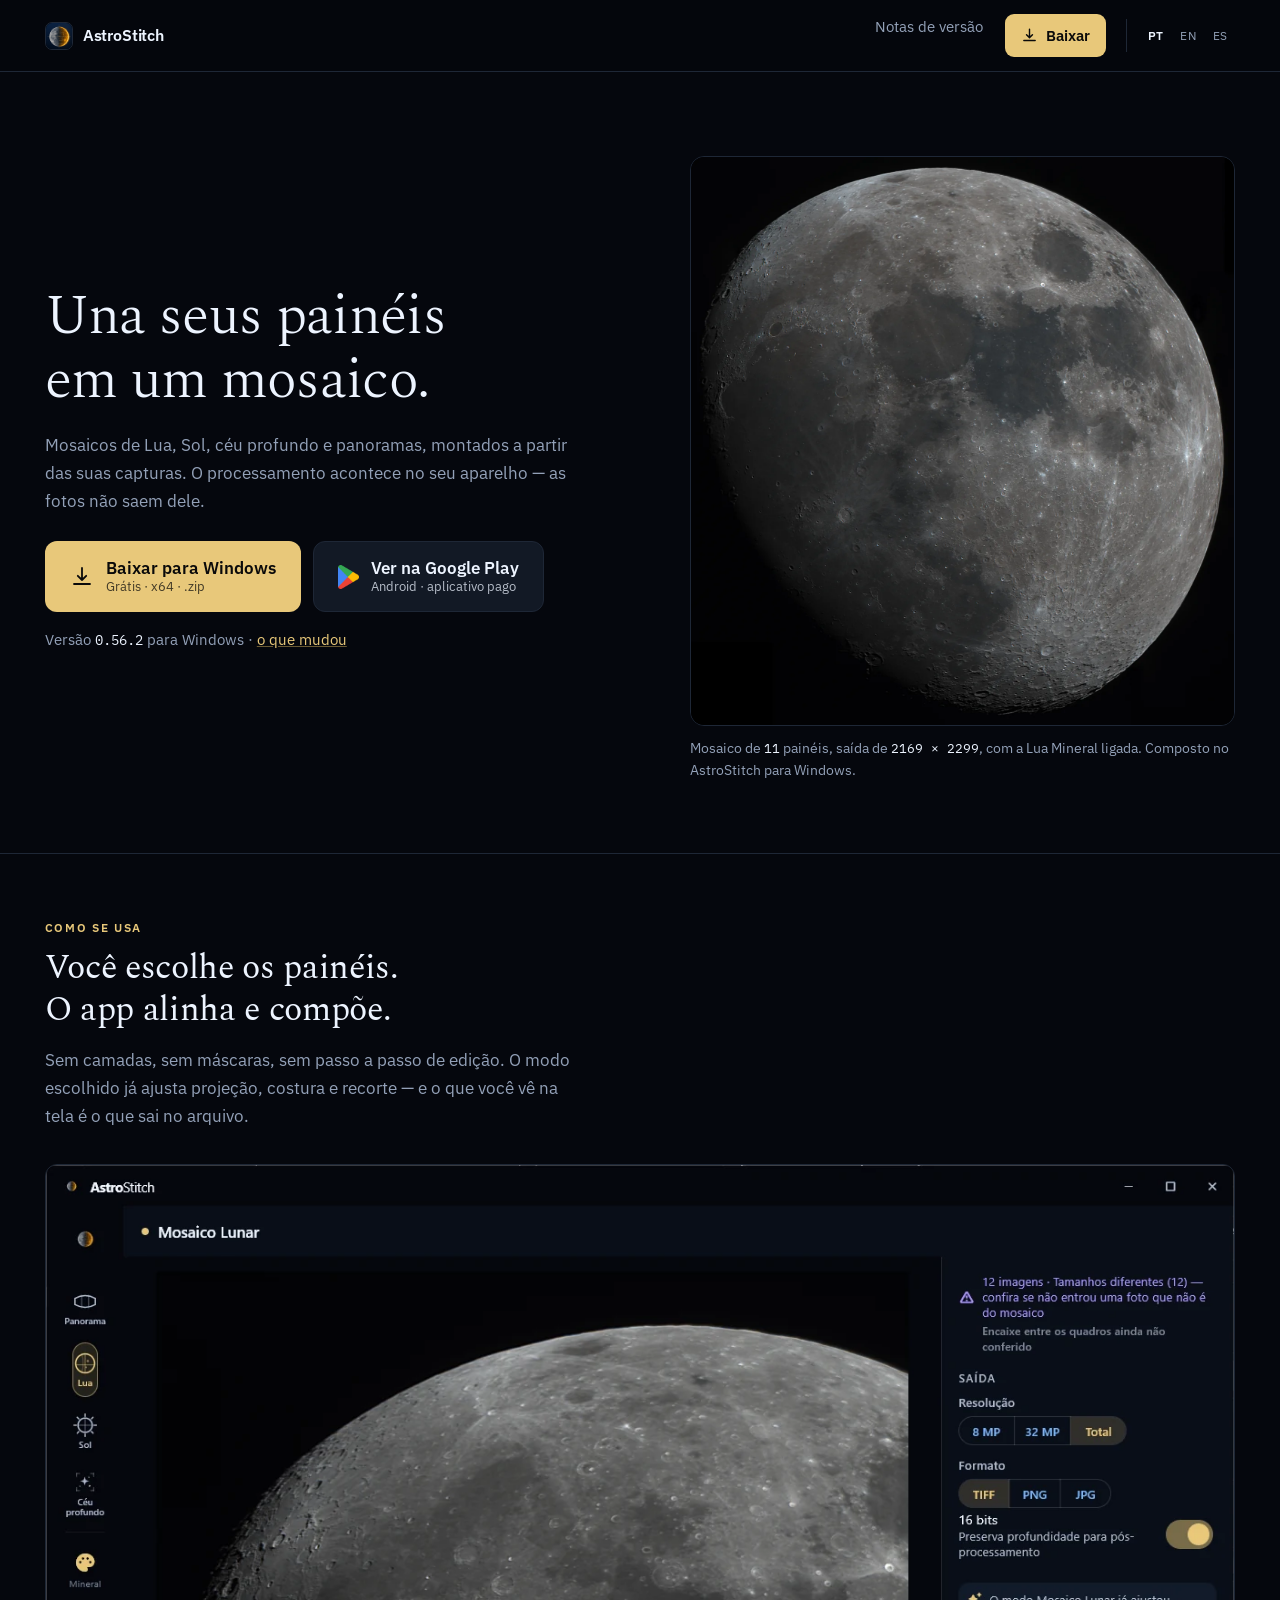
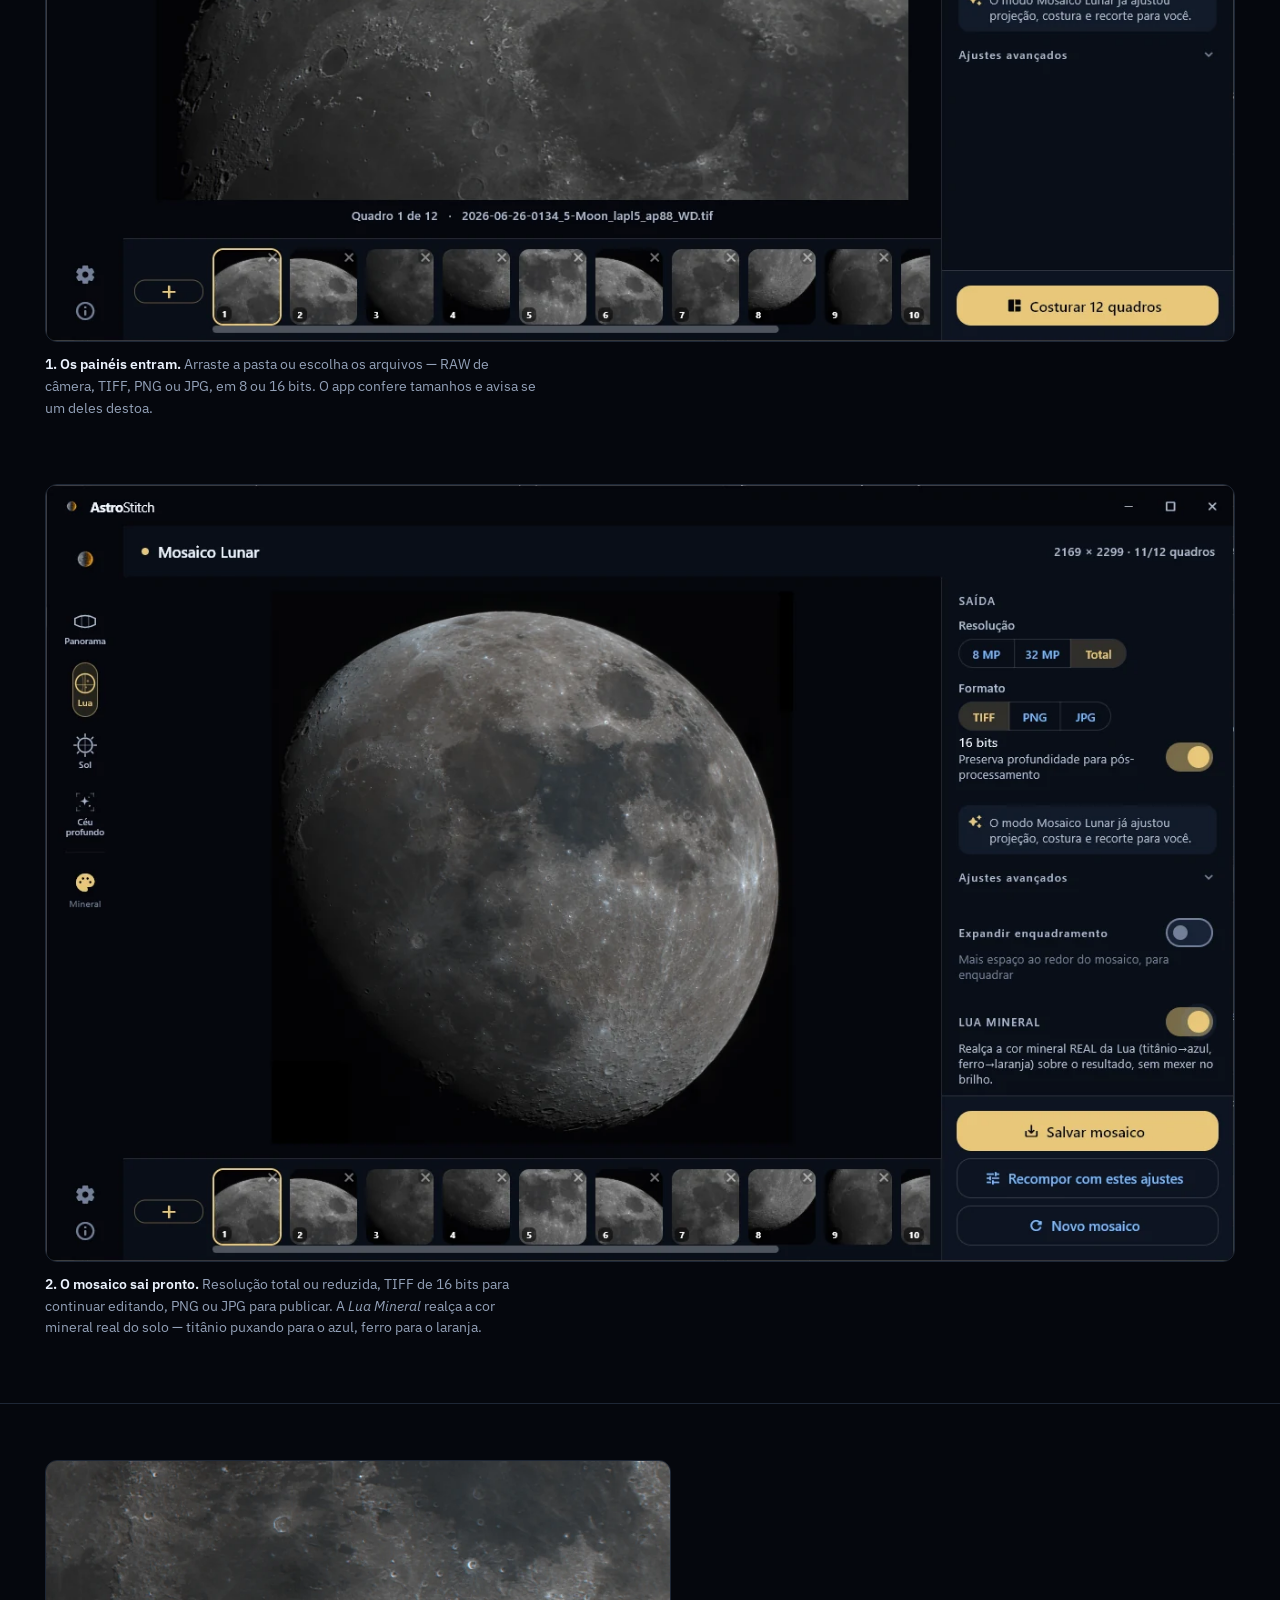
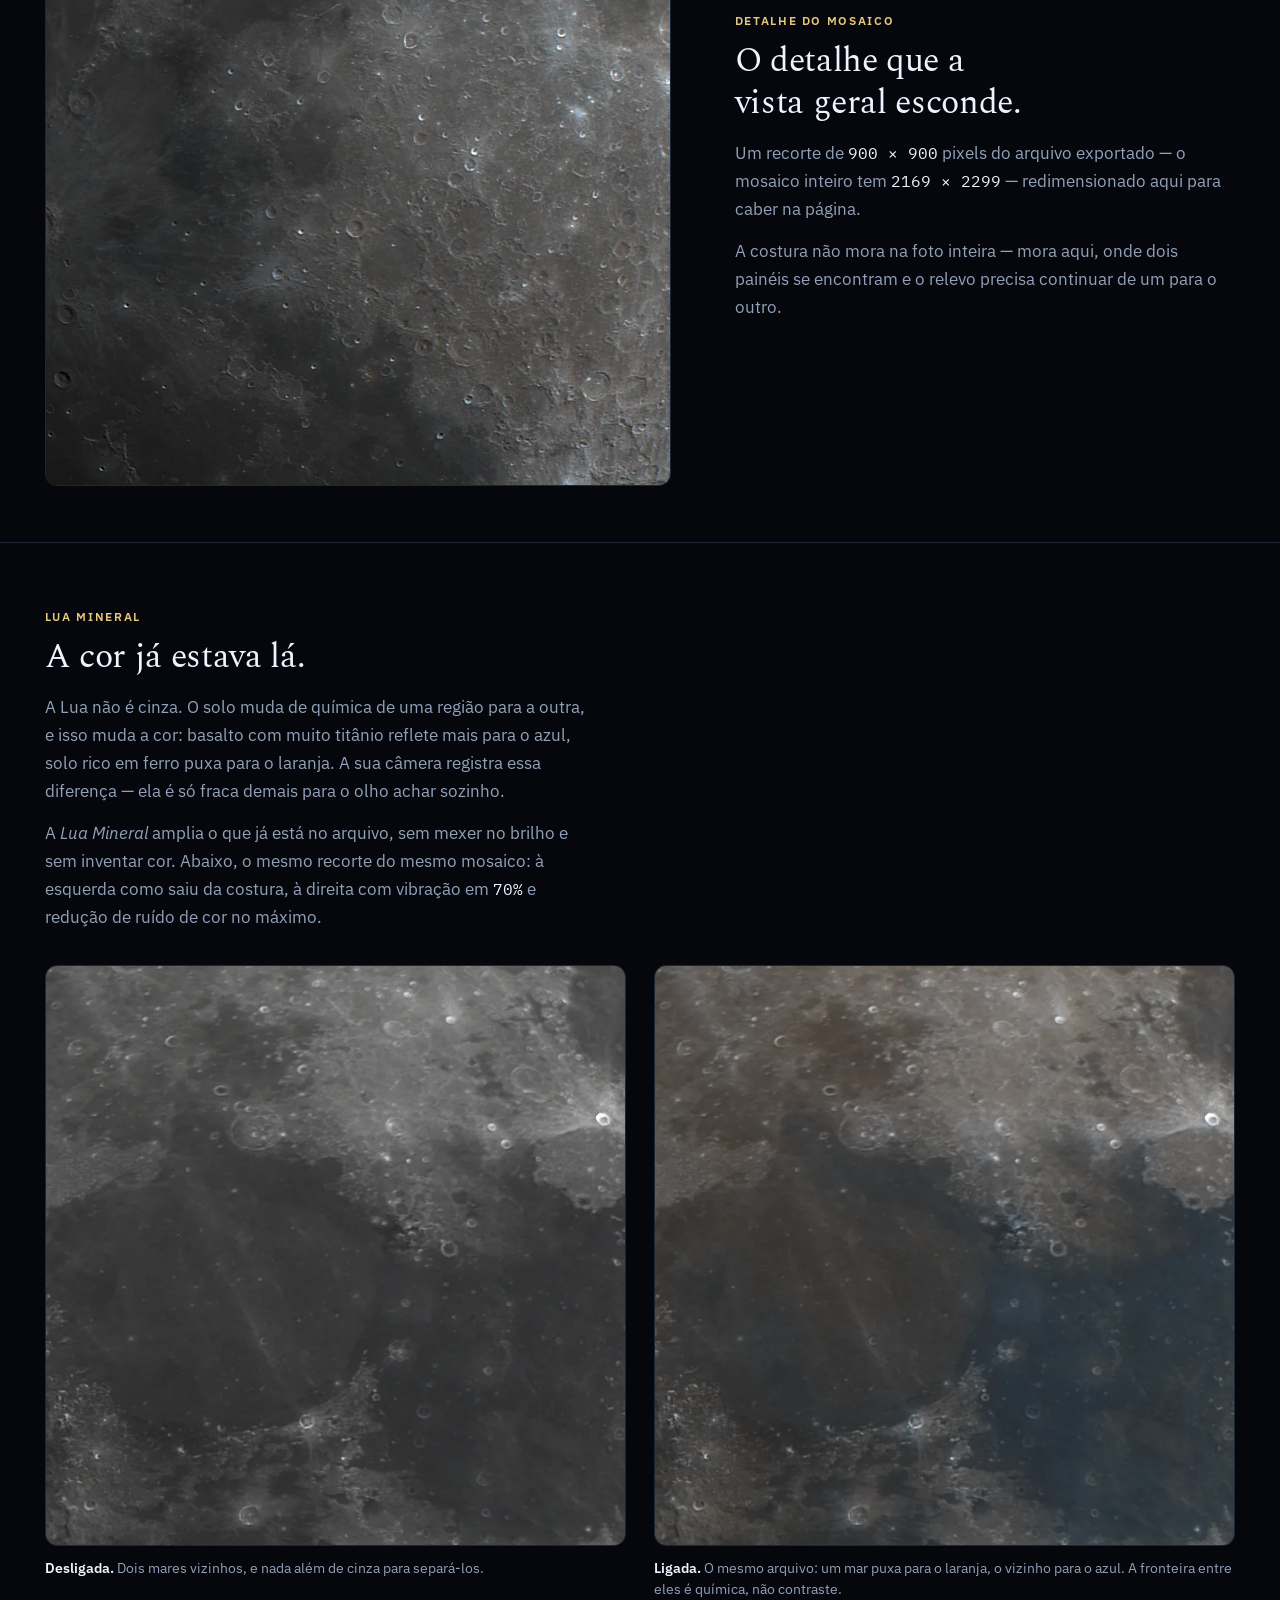
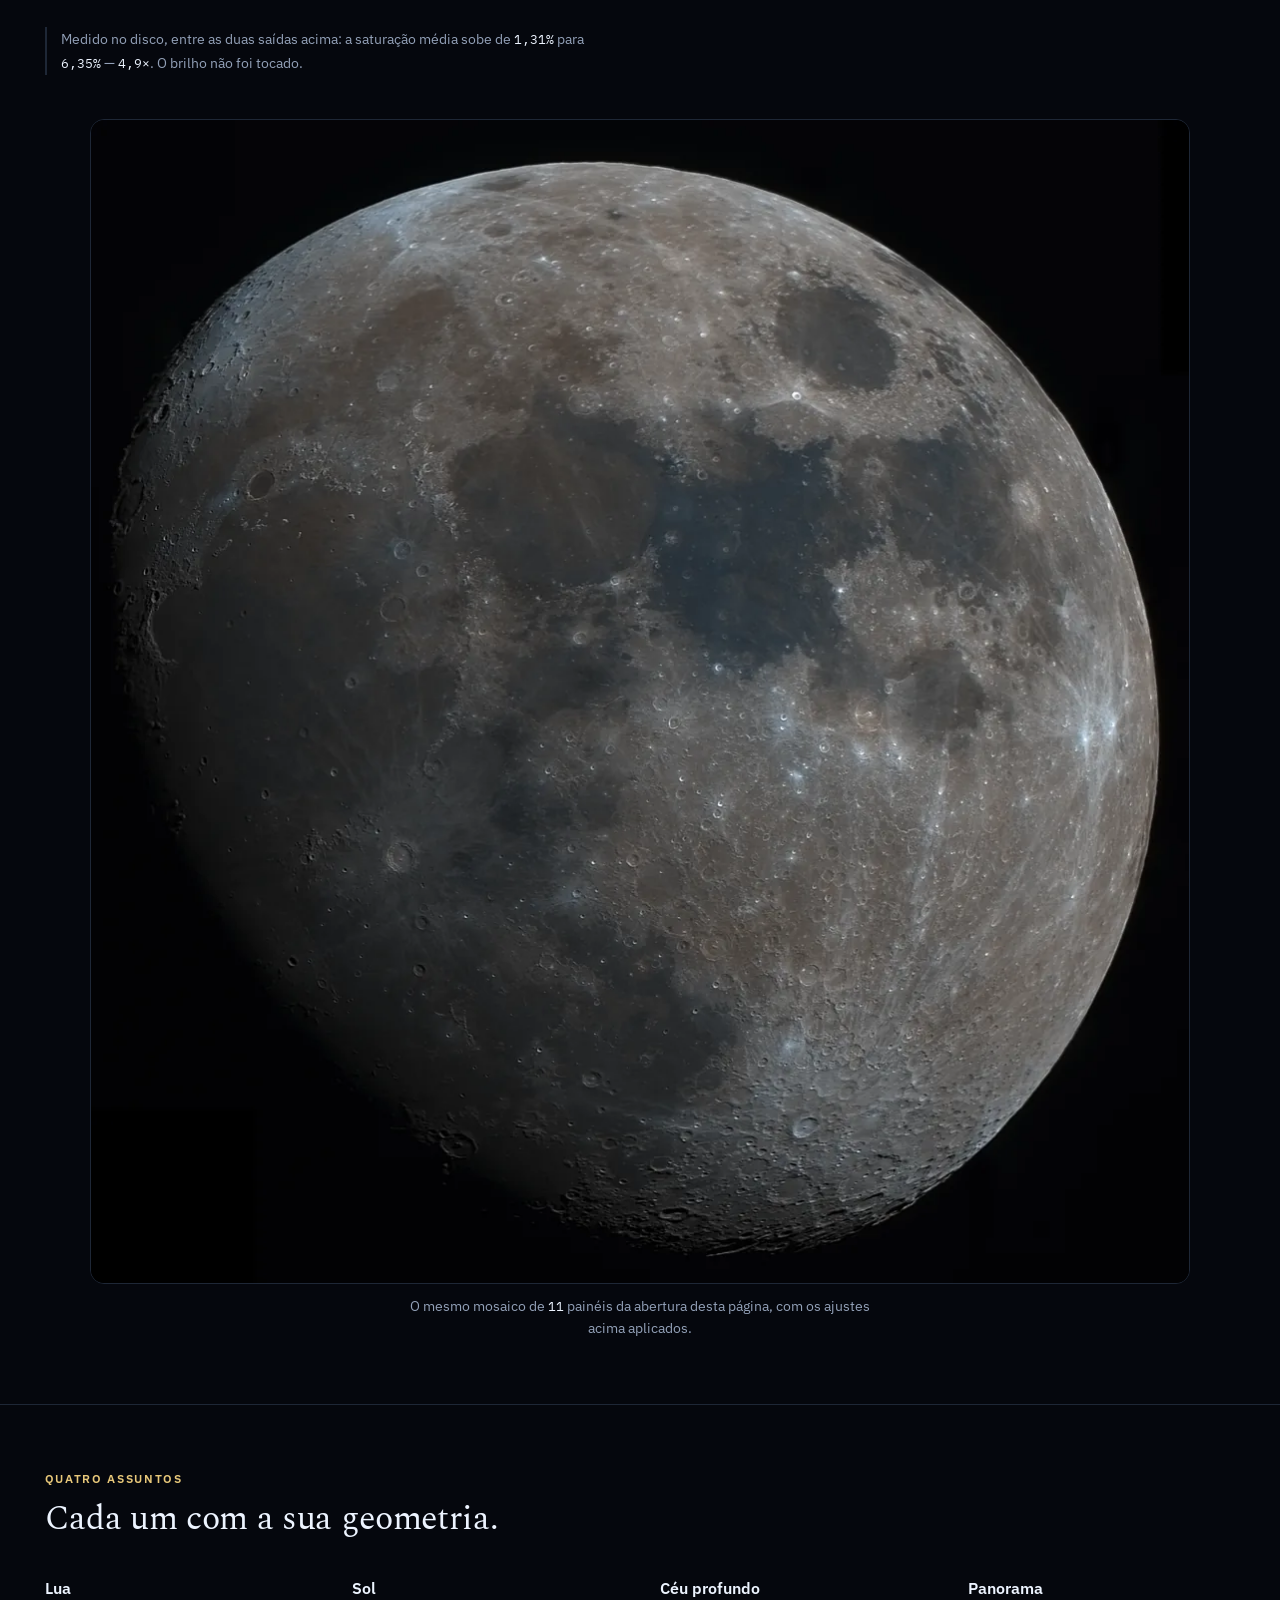
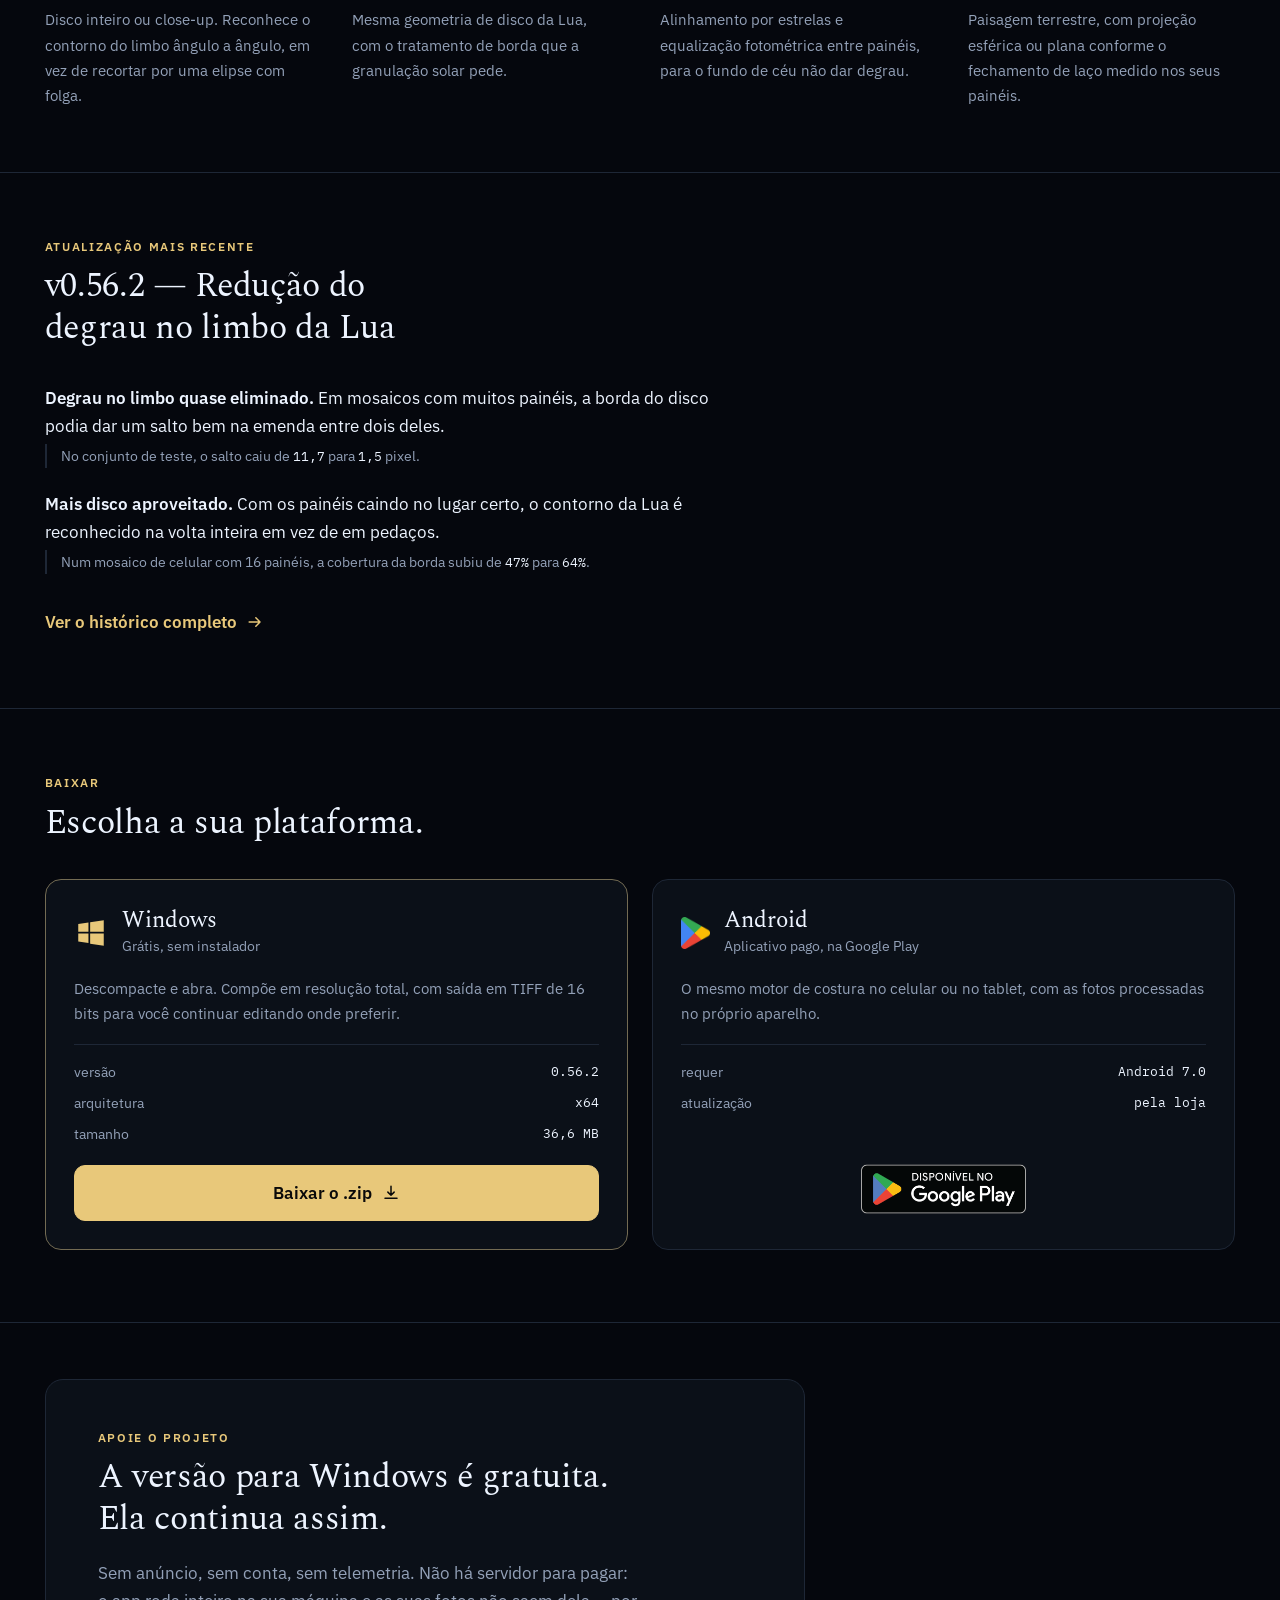
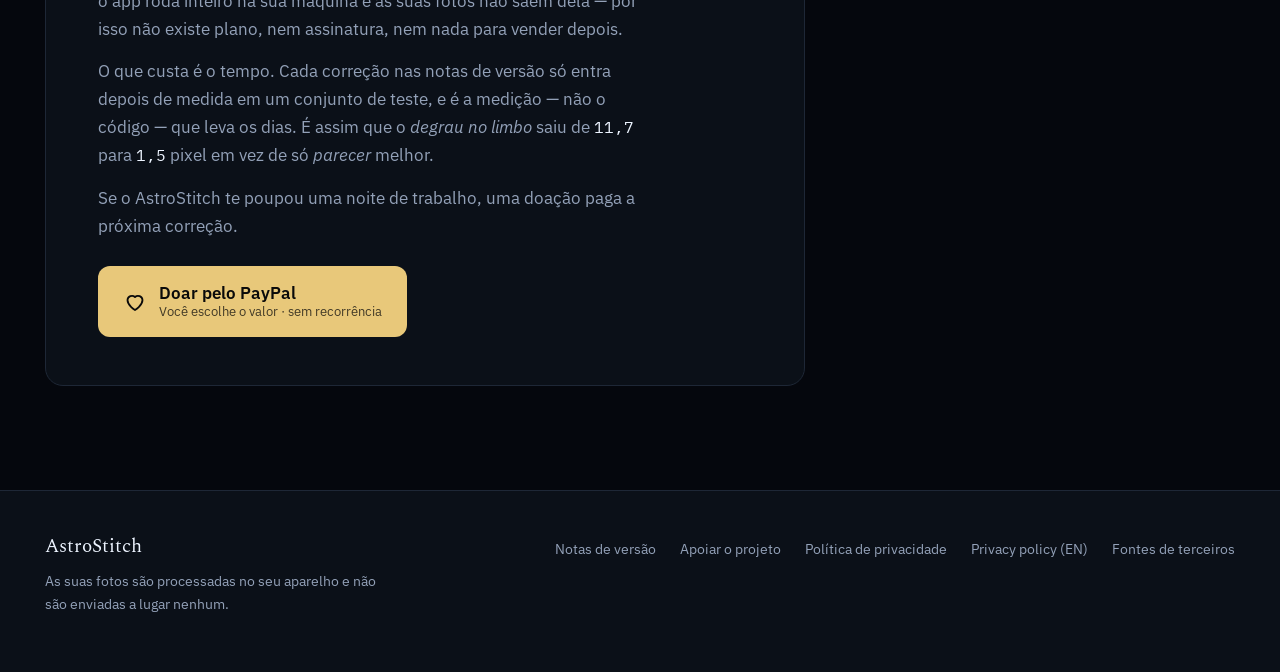
<file: index.html>
<!doctype html>
<html lang="pt-BR">
<head>
<meta charset="utf-8">
<meta name="viewport" content="width=device-width, initial-scale=1">
<title>AstroStitch</title>
<meta name="description" content="Mosaicos de Lua, Sol, céu profundo e panoramas a partir dos seus painéis. Para Windows e Android.">
<meta name="theme-color" content="#05070D">
<link rel="canonical" href="https://amaromiranda.github.io/astro-stitch-releases/">
<link rel="alternate" hreflang="pt-BR" href="https://amaromiranda.github.io/astro-stitch-releases/">
<link rel="alternate" hreflang="en" href="https://amaromiranda.github.io/astro-stitch-releases/en/">
<link rel="alternate" hreflang="es" href="https://amaromiranda.github.io/astro-stitch-releases/es/">
<link rel="alternate" hreflang="x-default" href="https://amaromiranda.github.io/astro-stitch-releases/">

<meta property="og:type" content="website">
<meta property="og:title" content="AstroStitch">
<meta property="og:description" content="Mosaicos de Lua, Sol, céu profundo e panoramas a partir dos seus painéis.">
<meta property="og:image" content="https://amaromiranda.github.io/astro-stitch-releases/assets/mosaico-800.webp">
<meta name="twitter:card" content="summary_large_image">

<link rel="icon" href="assets/icone-32.png" sizes="32x32" type="image/png">
<link rel="apple-touch-icon" href="assets/icone-180.png">
<link rel="preconnect" href="https://fonts.googleapis.com">
<link rel="preconnect" href="https://fonts.gstatic.com" crossorigin>
<link rel="stylesheet" href="https://fonts.googleapis.com/css2?family=IBM+Plex+Mono:wght@400&family=IBM+Plex+Sans:wght@400;600&family=Spectral:wght@300;400&display=swap">
<link rel="stylesheet" href="assets/site.css">
</head>
<body>

<a class="pular" href="#conteudo">Pular para o conteúdo</a>

<header class="topo">
  <div class="faixa">
    <a class="marca" href="./" aria-label="AstroStitch — início">
      <img class="marca-icone" src="assets/icone-64.png" width="28" height="28"
           alt="" decoding="async">
      <span>AstroStitch</span>
    </a>
    <nav class="navegacao" aria-label="Principal">
      <a href="releases.html">Notas de versão</a>
      <a class="nav-baixar" href="#obter">
        <svg viewBox="0 0 24 24" aria-hidden="true" focusable="false">
          <path d="M12 3v12m0 0 4.2-4.2M12 15l-4.2-4.2M4 19h16"
                fill="none" stroke="currentColor" stroke-width="2"
                stroke-linecap="round" stroke-linejoin="round"/>
        </svg>
        <span class="nav-rotulo">Baixar</span>
      </a>
    </nav>
    <div class="idiomas" role="group" aria-label="Idioma / Language">
      <a href="./" hreflang="pt-BR" lang="pt-BR" aria-current="true">PT</a>
      <a href="en/" hreflang="en" lang="en">EN</a>
      <a href="es/" hreflang="es" lang="es">ES</a>
    </div>
  </div>
</header>

<main id="conteudo">

  <!-- ============================================================ HERÓI
       Texto e ações à esquerda, resultado real à direita. No celular a
       ordem vira texto -> botões -> imagem: quem chega precisa saber o que
       é e quanto custa antes de ver a foto. -->
  <section class="heroi">
    <div class="heroi-texto">
      <h1>Una seus painéis<br>em um mosaico.</h1>
      <p class="linha-fina">
        Mosaicos de Lua, Sol, céu profundo e panoramas, montados a partir das
        suas capturas. O processamento acontece no seu aparelho — as fotos
        não saem dele.
      </p>

      <div class="acoes">
        <a class="botao botao-primario"
           href="https://github.com/AmaroMiranda/astro-stitch-releases/releases/download/v0.56.2/AstroStitch-v0.56.2-windows-x64.zip" download>
          <svg viewBox="0 0 24 24" aria-hidden="true" focusable="false">
            <path d="M12 3v12m0 0 4.2-4.2M12 15l-4.2-4.2M4 19h16"
                  fill="none" stroke="currentColor" stroke-width="1.8"
                  stroke-linecap="round" stroke-linejoin="round"/>
          </svg>
          <span class="botao-texto">
            <strong>Baixar para Windows</strong>
            <small>Grátis · x64 · .zip</small>
          </span>
        </a>

        <a class="botao botao-secundario"
           href="https://play.google.com/store/apps/details?id=com.astrostitch.app">
          <img class="marca-play" src="assets/google-play-marca.png"
               width="65" height="72" alt="" decoding="async">
          <span class="botao-texto">
            <strong>Ver na Google Play</strong>
            <small>Android · aplicativo pago</small>
          </span>
        </a>
      </div>

      <p class="nota-versao">
        Versão <span class="dado">0.56.2</span> para Windows ·
        <a href="releases.html">o que mudou</a>
      </p>
    </div>

    <figure class="heroi-figura">
      <picture>
        <source media="(max-width: 560px)" srcset="assets/mosaico-480.webp" type="image/webp">
        <source media="(max-width: 1000px)" srcset="assets/mosaico-800.webp" type="image/webp">
        <img src="assets/mosaico-1440.webp" width="1440" height="1504"
             fetchpriority="high" decoding="async"
             alt="Mosaico lunar composto pelo AstroStitch: a Lua gibosa, com os mares
                  em tom azulado da cor mineral real realçada pelo app.">
      </picture>
      <figcaption>
        Mosaico de <span class="dado">11</span> painéis, saída de
        <span class="dado">2169 × 2299</span>, com a Lua Mineral ligada.
        Composto no AstroStitch para Windows.
      </figcaption>
    </figure>
  </section>

  <!-- ====================================================== COMO SE USA
       Duas capturas, cada uma respondendo a uma pergunta diferente: o que
       eu consigo produzir, e como vou trabalhar. -->
  <section class="secao">
    <div class="secao-cabecalho">
      <p class="rotulo">Como se usa</p>
      <h2>Você escolhe os painéis. O app alinha e compõe.</h2>
      <p class="linha-fina">
        Sem camadas, sem máscaras, sem passo a passo de edição. O modo escolhido
        já ajusta projeção, costura e recorte — e o que você vê na tela é o que
        sai no arquivo.
      </p>
    </div>

    <div class="telas">
      <figure class="tela">
        <picture>
          <source media="(max-width: 860px)" srcset="assets/tela-quadros-800.webp" type="image/webp">
          <img src="assets/tela-quadros-1306.webp" width="1306" height="853"
               loading="lazy" decoding="async"
               alt="Janela do AstroStitch para Windows com doze painéis lunares
                    importados: a fita de miniaturas embaixo, o painel selecionado
                    no centro e os controles de saída à direita.">
        </picture>
        <figcaption>
          <strong>1. Os painéis entram.</strong>
          Arraste a pasta ou escolha os arquivos — RAW de câmera, TIFF, PNG ou JPG,
          em 8 ou 16 bits. O app confere tamanhos e avisa se um deles destoa.
        </figcaption>
      </figure>

      <figure class="tela">
        <picture>
          <source media="(max-width: 860px)" srcset="assets/tela-resultado-800.webp" type="image/webp">
          <img src="assets/tela-resultado-1306.webp" width="1306" height="853"
               loading="lazy" decoding="async"
               alt="A mesma janela depois de compor: o mosaico pronto no centro,
                    e à direita a resolução, o formato de saída e a opção Lua
                    Mineral ligada.">
        </picture>
        <figcaption>
          <strong>2. O mosaico sai pronto.</strong>
          Resolução total ou reduzida, TIFF de 16 bits para continuar editando,
          PNG ou JPG para publicar. A <em>Lua Mineral</em> realça a cor mineral
          real do solo — titânio puxando para o azul, ferro para o laranja.
        </figcaption>
      </figure>
    </div>
  </section>

  <!-- ====================================================== O DETALHE
       O que a imagem inteira reduzida esconde. Sem isto, o site mostra uma
       Lua bonita e nao prova nada sobre o que o app preserva. -->
  <section class="secao secao-detalhe">
    <div class="detalhe-grade">
      <figure class="detalhe-figura">
        <picture>
          <source media="(max-width: 560px)" srcset="assets/detalhe-480.webp" type="image/webp">
          <img src="assets/detalhe-900.webp" width="900" height="900"
               loading="lazy" decoding="async"
               alt="Recorte em escala real do mosaico, mostrando crateras pequenas
                    e o relevo do terreno perto do terminador.">
        </picture>
      </figure>
      <div class="detalhe-texto">
        <p class="rotulo">Detalhe do mosaico</p>
        <h2>O detalhe que a vista geral esconde.</h2>
        <p class="linha-fina">
          Um recorte de <span class="dado">900 × 900</span> pixels do arquivo
          exportado — o mosaico inteiro tem <span class="dado">2169 × 2299</span> —
          redimensionado aqui para caber na página.
        </p>
        <p class="linha-fina">
          A costura não mora na foto inteira — mora aqui, onde dois painéis se
          encontram e o relevo precisa continuar de um para o outro.
        </p>
      </div>
    </div>
  </section>

  <!-- ====================================================== LUA MINERAL
       O par antes/depois sai do MESMO arquivo composto, so com o ajuste
       ligado: e a unica forma honesta de mostrar o efeito. O recorte nao foi
       escolhido a olho — e o quadrado de 700 px onde a diferenca de saturacao
       medida entre as duas saidas foi a maior do mosaico. -->
  <section class="secao secao-mineral">
    <div class="secao-cabecalho">
      <p class="rotulo">Lua Mineral</p>
      <h2>A cor já estava lá.</h2>
      <p class="linha-fina">
        A Lua não é cinza. O solo muda de química de uma região para a outra, e
        isso muda a cor: basalto com muito titânio reflete mais para o azul,
        solo rico em ferro puxa para o laranja. A sua câmera registra essa
        diferença — ela é só fraca demais para o olho achar sozinho.
      </p>
      <p class="linha-fina">
        A <em>Lua Mineral</em> amplia o que já está no arquivo, sem mexer no
        brilho e sem inventar cor. Abaixo, o mesmo recorte do mesmo mosaico:
        à esquerda como saiu da costura, à direita com vibração em
        <span class="dado">70%</span> e redução de ruído de cor no máximo.
      </p>
    </div>

    <div class="par-mineral">
      <figure class="lado-mineral">
        <picture>
          <source media="(max-width: 560px)" srcset="assets/mineral-antes-480.webp" type="image/webp">
          <img src="assets/mineral-antes-760.webp" width="760" height="760"
               loading="lazy" decoding="async"
               alt="Recorte do mosaico com a Lua Mineral desligada: a fronteira
                    entre dois mares aparece só como dois tons de cinza.">
        </picture>
        <figcaption><strong>Desligada.</strong> Dois mares vizinhos, e nada
          além de cinza para separá-los.</figcaption>
      </figure>

      <figure class="lado-mineral">
        <picture>
          <source media="(max-width: 560px)" srcset="assets/mineral-depois-480.webp" type="image/webp">
          <img src="assets/mineral-depois-760.webp" width="760" height="760"
               loading="lazy" decoding="async"
               alt="O mesmo recorte com a Lua Mineral ligada: o mar da esquerda
                    puxa para o laranja e o da direita para o azul, revelando a
                    fronteira entre dois solos de química diferente.">
        </picture>
        <figcaption><strong>Ligada.</strong> O mesmo arquivo: um mar puxa para
          o laranja, o vizinho para o azul. A fronteira entre eles é química,
          não contraste.</figcaption>
      </figure>
    </div>

    <p class="medicao medicao-solta">
      Medido no disco, entre as duas saídas acima: a saturação média sobe de
      <span class="dado">1,31%</span> para <span class="dado">6,35%</span> —
      <span class="dado">4,9×</span>. O brilho não foi tocado.
    </p>

    <figure class="mineral-inteiro">
      <picture>
        <source media="(max-width: 560px)" srcset="assets/mineral-480.webp" type="image/webp">
        <source media="(max-width: 1000px)" srcset="assets/mineral-700.webp" type="image/webp">
        <img src="assets/mineral-1100.webp" width="1100" height="1166"
             loading="lazy" decoding="async"
             alt="O mosaico lunar inteiro com a Lua Mineral ligada: os mares
                  aparecem em tons distintos de azul e castanho conforme o
                  mineral dominante.">
      </picture>
      <figcaption>
        O mesmo mosaico de <span class="dado">11</span> painéis da abertura
        desta página, com os ajustes acima aplicados.
      </figcaption>
    </figure>
  </section>

  <!-- ====================================================== OS MODOS -->
  <section class="secao">
    <div class="secao-cabecalho">
      <p class="rotulo">Quatro assuntos</p>
      <h2>Cada um com a sua geometria.</h2>
    </div>
    <ul class="modos">
      <li>
        <h3>Lua</h3>
        <p>Disco inteiro ou close-up. Reconhece o contorno do limbo ângulo a
          ângulo, em vez de recortar por uma elipse com folga.</p>
      </li>
      <li>
        <h3>Sol</h3>
        <p>Mesma geometria de disco da Lua, com o tratamento de borda que a
          granulação solar pede.</p>
      </li>
      <li>
        <h3>Céu profundo</h3>
        <p>Alinhamento por estrelas e equalização fotométrica entre painéis,
          para o fundo de céu não dar degrau.</p>
      </li>
      <li>
        <h3>Panorama</h3>
        <p>Paisagem terrestre, com projeção esférica ou plana conforme o
          fechamento de laço medido nos seus painéis.</p>
      </li>
    </ul>
  </section>

  <!-- ====================================================== ATUALIZAÇÃO -->
  <section class="secao secao-versao">
    <div class="secao-cabecalho">
      <p class="rotulo">Atualização mais recente</p>
      <h2>v0.56.2 — Redução do degrau no limbo da Lua</h2>
    </div>
    <ul class="mudancas">
      <li>
        <p><strong>Degrau no limbo quase eliminado.</strong> Em mosaicos com muitos
          painéis, a borda do disco podia dar um salto bem na emenda entre
          dois deles.</p>
        <p class="medicao">No conjunto de teste, o salto caiu de
          <span class="dado">11,7</span> para <span class="dado">1,5</span> pixel.</p>
      </li>
      <li>
        <p><strong>Mais disco aproveitado.</strong> Com os painéis caindo no
          lugar certo, o contorno da Lua é reconhecido na volta inteira em vez de
          em pedaços.</p>
        <p class="medicao">Num mosaico de celular com 16 painéis, a cobertura da
          borda subiu de <span class="dado">47%</span> para
          <span class="dado">64%</span>.</p>
      </li>
    </ul>
    <p class="mais">
      <a class="link-seta" href="releases.html">
        Ver o histórico completo
        <svg viewBox="0 0 24 24" aria-hidden="true" focusable="false">
          <path d="M5 12h13m0 0-5-5m5 5-5 5" fill="none" stroke="currentColor"
                stroke-width="1.8" stroke-linecap="round" stroke-linejoin="round"/>
        </svg>
      </a>
    </p>
  </section>

  <!-- ====================================================== BAIXAR
       Destino do "Baixar" do topo. Existe porque o download so vivia no
       heroi: quem lia a pagina inteira chegava ao fim sem acao a vista.
       Os numeros do cartao do Windows (versao, tamanho) descrevem o
       arquivo que o link entrega — por isso ele aponta para o ativo exato,
       e nao para /latest, que pode mudar e desmentir o que esta escrito. -->
  <section class="secao secao-baixar" id="obter">
    <div class="secao-cabecalho">
      <p class="rotulo">Baixar</p>
      <h2>Escolha a sua plataforma.</h2>
    </div>

    <div class="cartoes-baixar">
      <a class="cartao-baixar cartao-destaque" href="https://github.com/AmaroMiranda/astro-stitch-releases/releases/download/v0.56.2/AstroStitch-v0.56.2-windows-x64.zip">
        <div class="cartao-topo">
          <svg viewBox="0 0 24 24" aria-hidden="true" focusable="false">
            <path d="M3 5.6 10.2 4.6v6.6H3zM11.4 4.4 21 3v8.2h-9.6zM3 12.4h7.2V19L3 18zM11.4 12.4H21V21l-9.6-1.4z"
                  fill="currentColor"/>
          </svg>
          <div>
            <p class="cartao-plataforma">Windows</p>
            <p class="cartao-preco">Grátis, sem instalador</p>
          </div>
        </div>
        <p class="cartao-texto">
          Descompacte e abra. Compõe em resolução total, com saída em TIFF de
          16 bits para você continuar editando onde preferir.
        </p>
        <ul class="cartao-dados">
          <li><span>versão</span><span class="dado">0.56.2</span></li>
          <li><span>arquitetura</span><span class="dado">x64</span></li>
          <li><span>tamanho</span><span class="dado">36,6 MB</span></li>
        </ul>
        <span class="cartao-acao">
          Baixar o .zip
          <svg viewBox="0 0 24 24" aria-hidden="true" focusable="false">
            <path d="M12 3v12m0 0 4.2-4.2M12 15l-4.2-4.2M4 19h16"
                  fill="none" stroke="currentColor" stroke-width="2"
                  stroke-linecap="round" stroke-linejoin="round"/>
          </svg>
        </span>
      </a>

      <a class="cartao-baixar" href="https://play.google.com/store/apps/details?id=com.astrostitch.app">
        <div class="cartao-topo">
          <img class="marca-play" src="assets/google-play-marca.png"
               width="65" height="72" alt="" decoding="async">
          <div>
            <p class="cartao-plataforma">Android</p>
            <p class="cartao-preco">Aplicativo pago, na Google Play</p>
          </div>
        </div>
        <p class="cartao-texto">
          O mesmo motor de costura no celular ou no tablet, com as fotos
          processadas no próprio aparelho.
        </p>
        <ul class="cartao-dados">
          <li><span>requer</span><span class="dado">Android 7.0</span></li>
          <li><span>atualização</span><span class="dado">pela loja</span></li>
        </ul>
        <span class="cartao-acao cartao-acao-selo">
          <img src="assets/google-play-badge.png" width="646" height="250"
               loading="lazy" decoding="async"
               alt="Disponível no Google Play">
        </span>
      </a>
    </div>
  </section>

  <!-- ====================================================== APOIO
       Depois dos cartoes, nao antes: pedir dinheiro a quem ainda nao viu o
       que o app faz e o jeito mais rapido de nao receber nada. O texto nao
       promete nada que o site ja nao tenha mostrado. -->
  <section class="secao secao-apoio" id="apoiar">
    <div class="apoio-caixa">
      <p class="rotulo">Apoie o projeto</p>
      <h2>A versão para Windows é gratuita.<br>Ela continua assim.</h2>

      <p class="linha-fina">
        Sem anúncio, sem conta, sem telemetria. Não há servidor para pagar: o
        app roda inteiro na sua máquina e as suas fotos não saem dela — por
        isso não existe plano, nem assinatura, nem nada para vender depois.
      </p>
      <p class="linha-fina">
        O que custa é o tempo. Cada correção nas notas de versão só entra
        depois de medida em um conjunto de teste, e é a medição — não o
        código — que leva os dias. É assim que o <em>degrau no limbo</em> saiu
        de <span class="dado">11,7</span> para <span class="dado">1,5</span>
        pixel em vez de só <em>parecer</em> melhor.
      </p>
      <p class="linha-fina">
        Se o AstroStitch te poupou uma noite de trabalho, uma doação paga a
        próxima correção.
      </p>

      <a class="botao botao-primario botao-apoio" href="https://www.paypal.com/donate/?business=amaro.miranda.37%40gmail.com&item_name=Apoio+ao+AstroStitch&currency_code=BRL"
         target="_blank" rel="noopener">
        <svg viewBox="0 0 24 24" aria-hidden="true" focusable="false">
          <path d="M12 21s-7.5-4.6-7.5-10A4.5 4.5 0 0 1 12 8a4.5 4.5 0 0 1 7.5 3c0 5.4-7.5 10-7.5 10z"
                fill="none" stroke="currentColor" stroke-width="1.8"
                stroke-linejoin="round"/>
        </svg>
        <span class="botao-texto">
          <strong>Doar pelo PayPal</strong>
          <small>Você escolhe o valor · sem recorrência</small>
        </span>
      </a>
    </div>
  </section>

</main>

<footer class="rodape">
  <div class="rodape-conteudo">
    <div class="rodape-marca">
      <p class="rodape-nome">AstroStitch</p>
      <p class="rodape-sub">
        As suas fotos são processadas no seu aparelho e não são enviadas a
        lugar nenhum.
      </p>
    </div>
    <nav class="rodape-links" aria-label="Rodapé">
      <a href="releases.html">Notas de versão</a>
      <a href="#apoiar">Apoiar o projeto</a>
      <a href="privacy-policy.html">Política de privacidade</a>
      <a href="privacy-policy.en.html">Privacy policy (EN)</a>
      <a href="third-party-sources/">Fontes de terceiros</a>
    </nav>
  </div>
</footer>

</body>
</html>
</file>
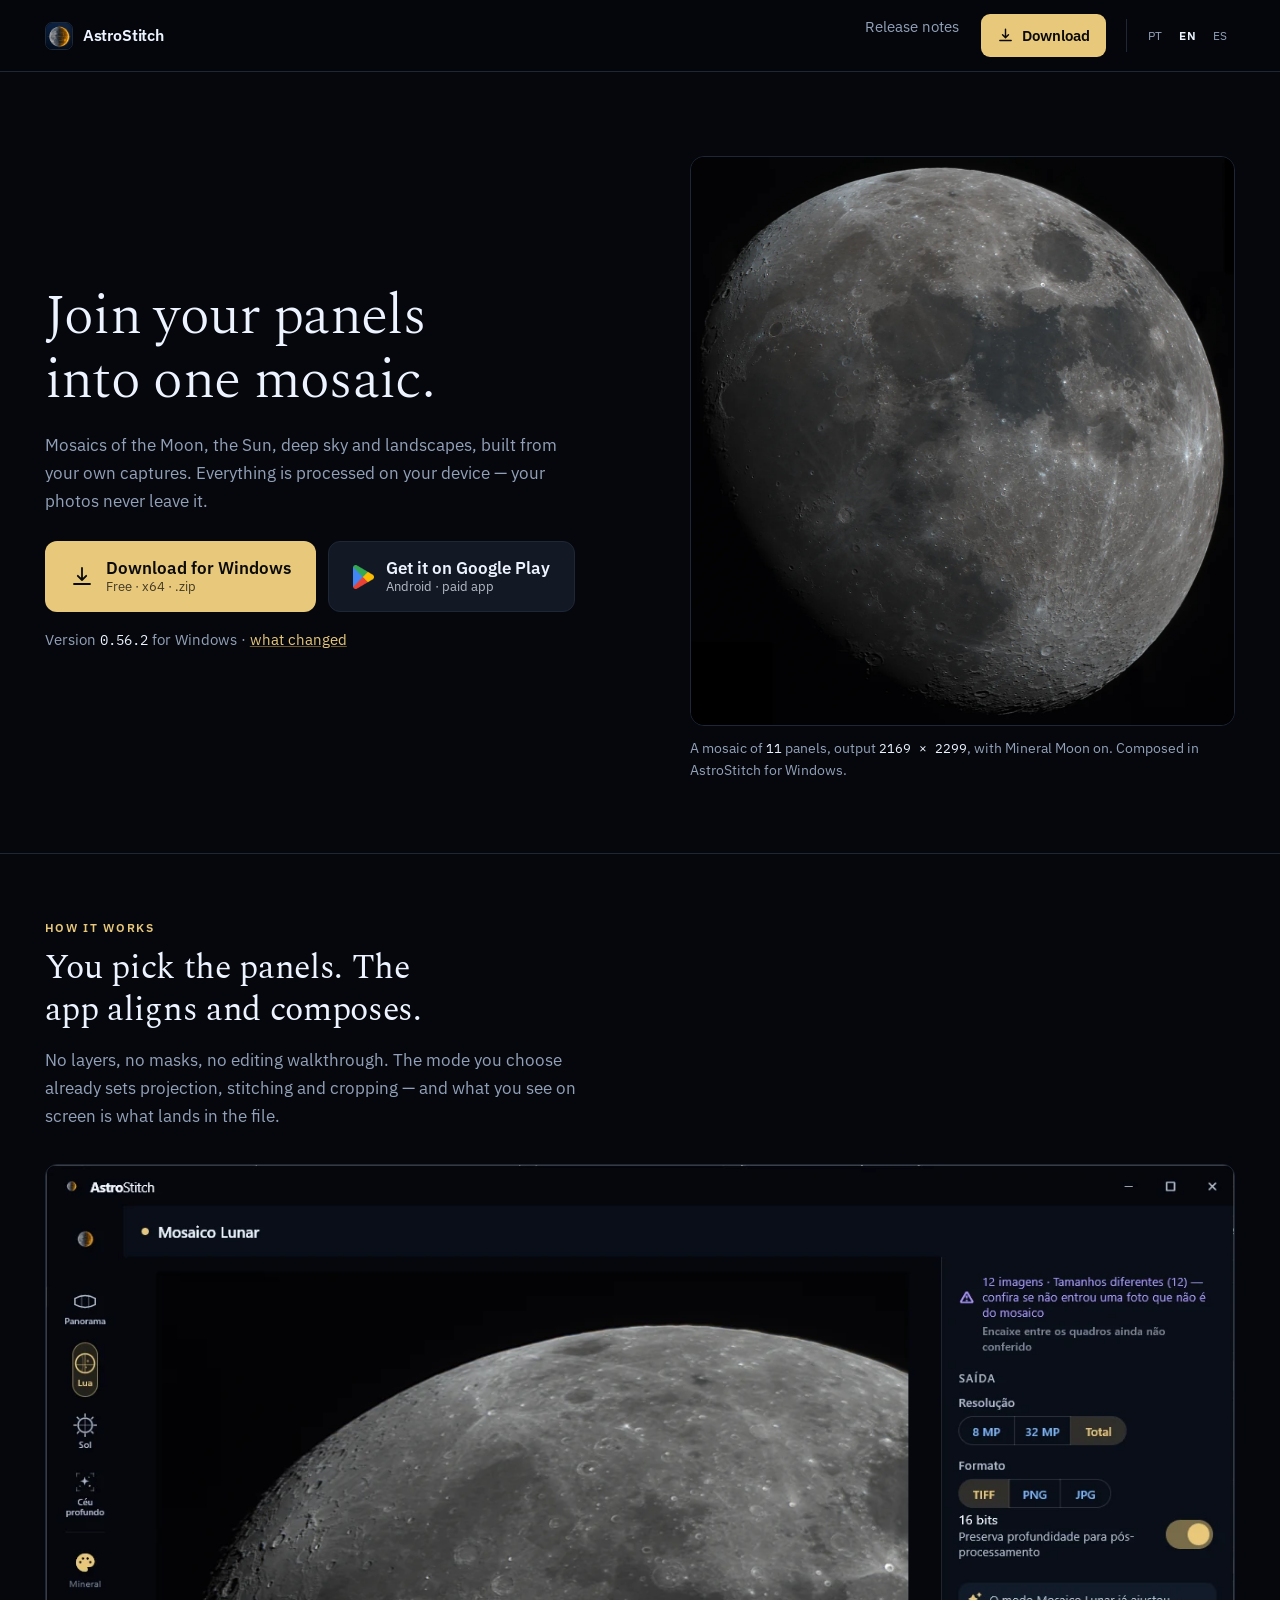
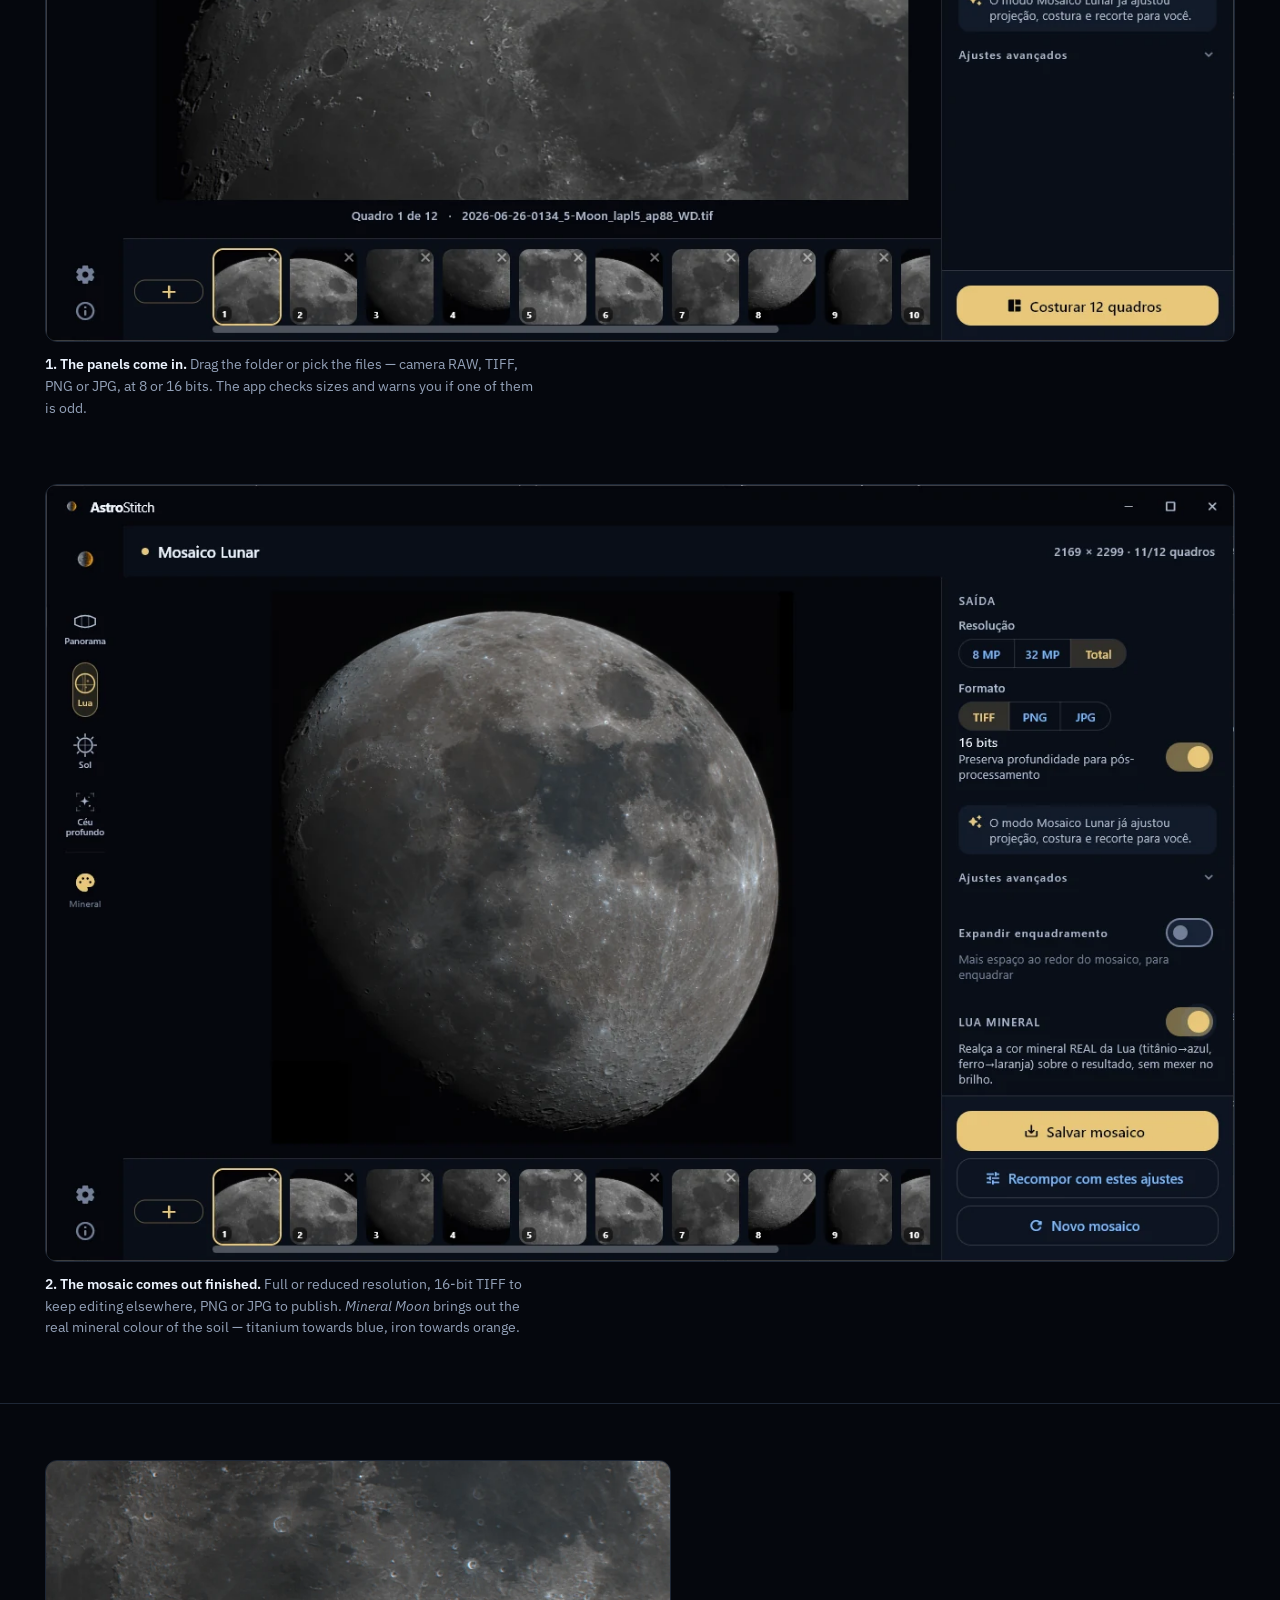
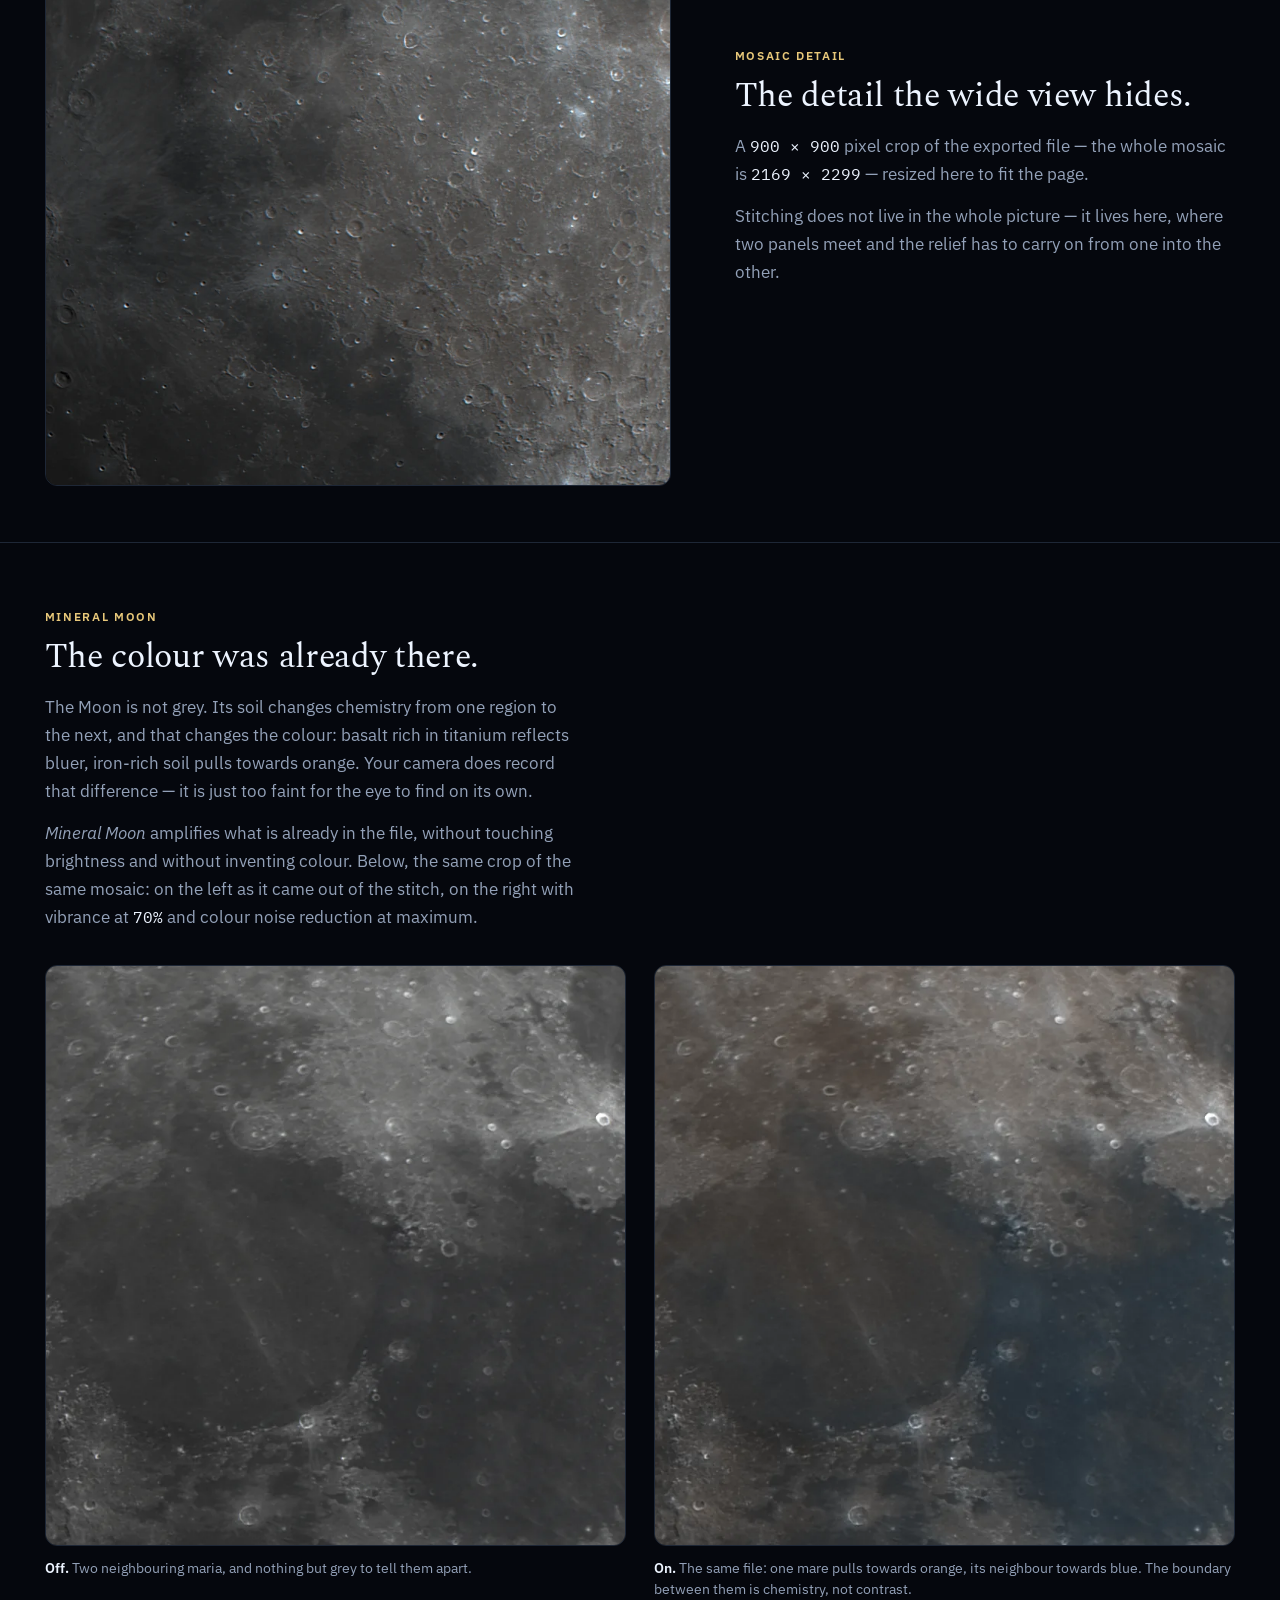
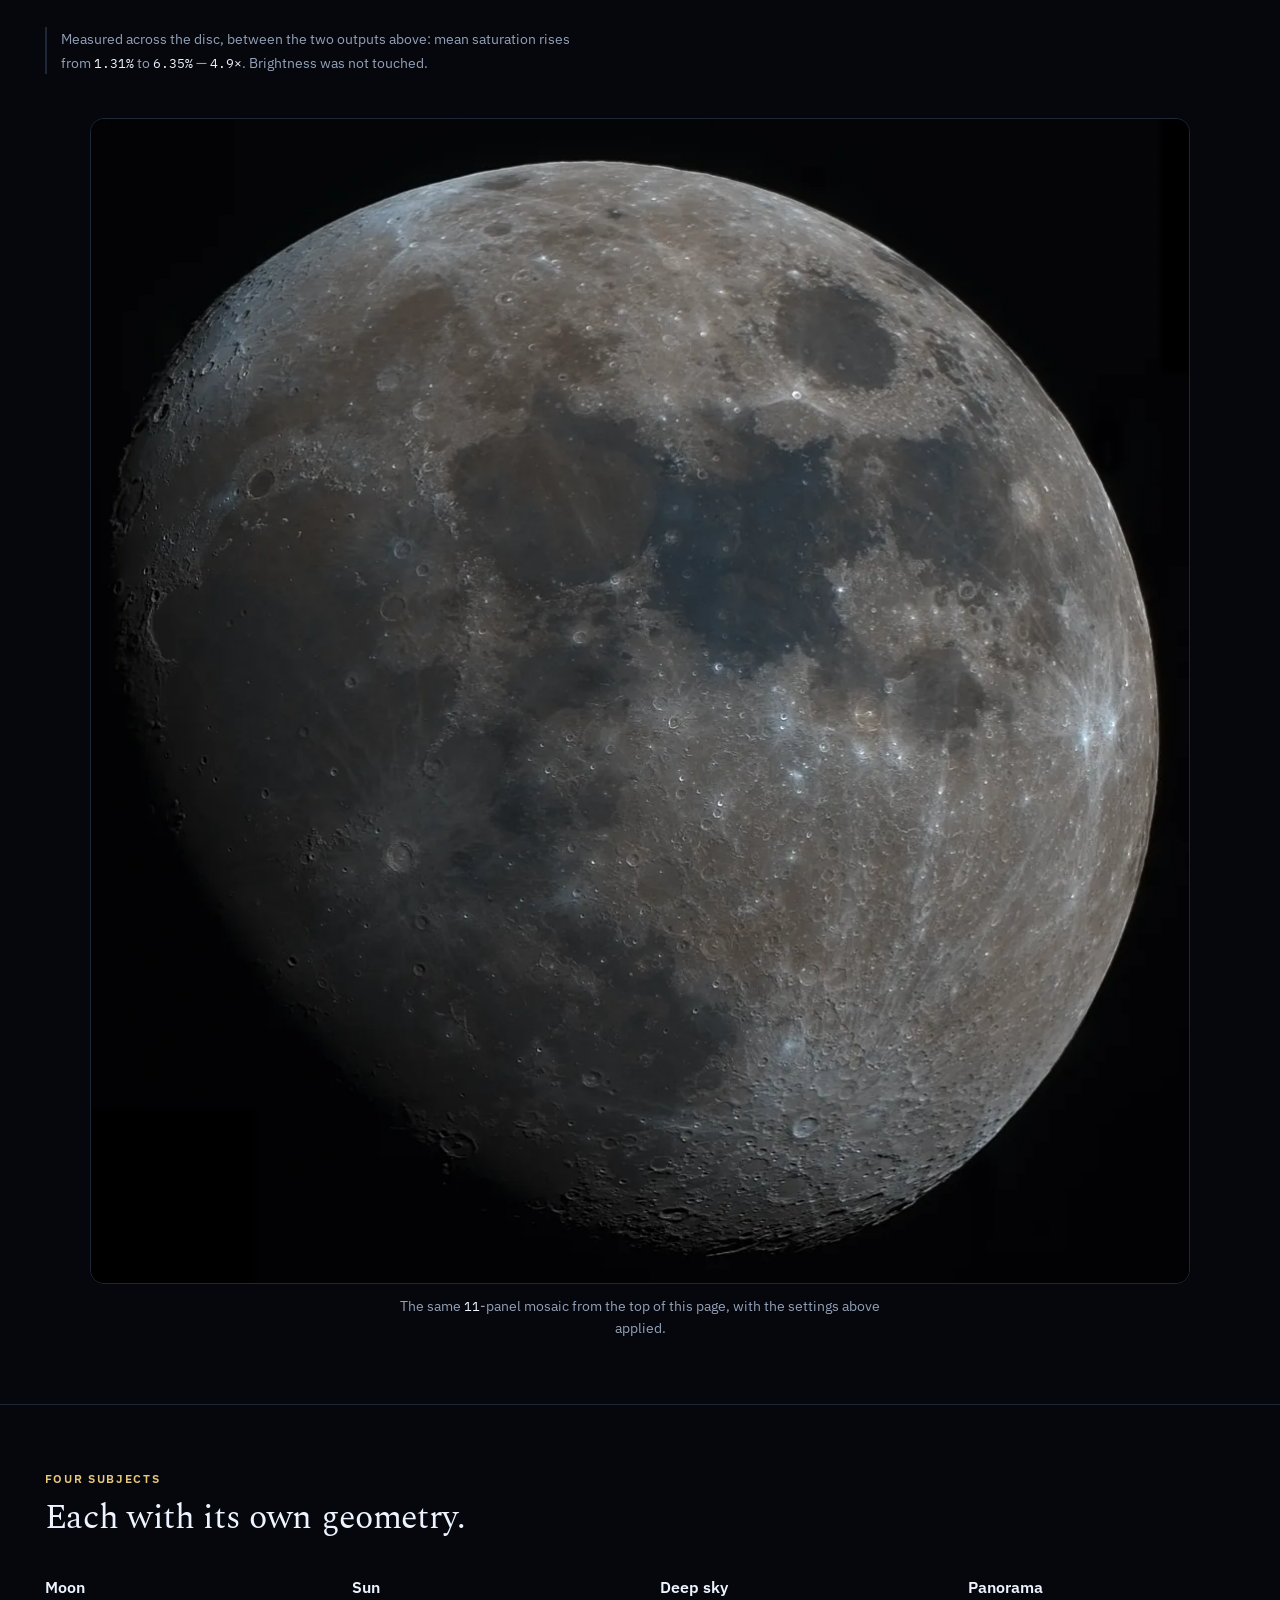
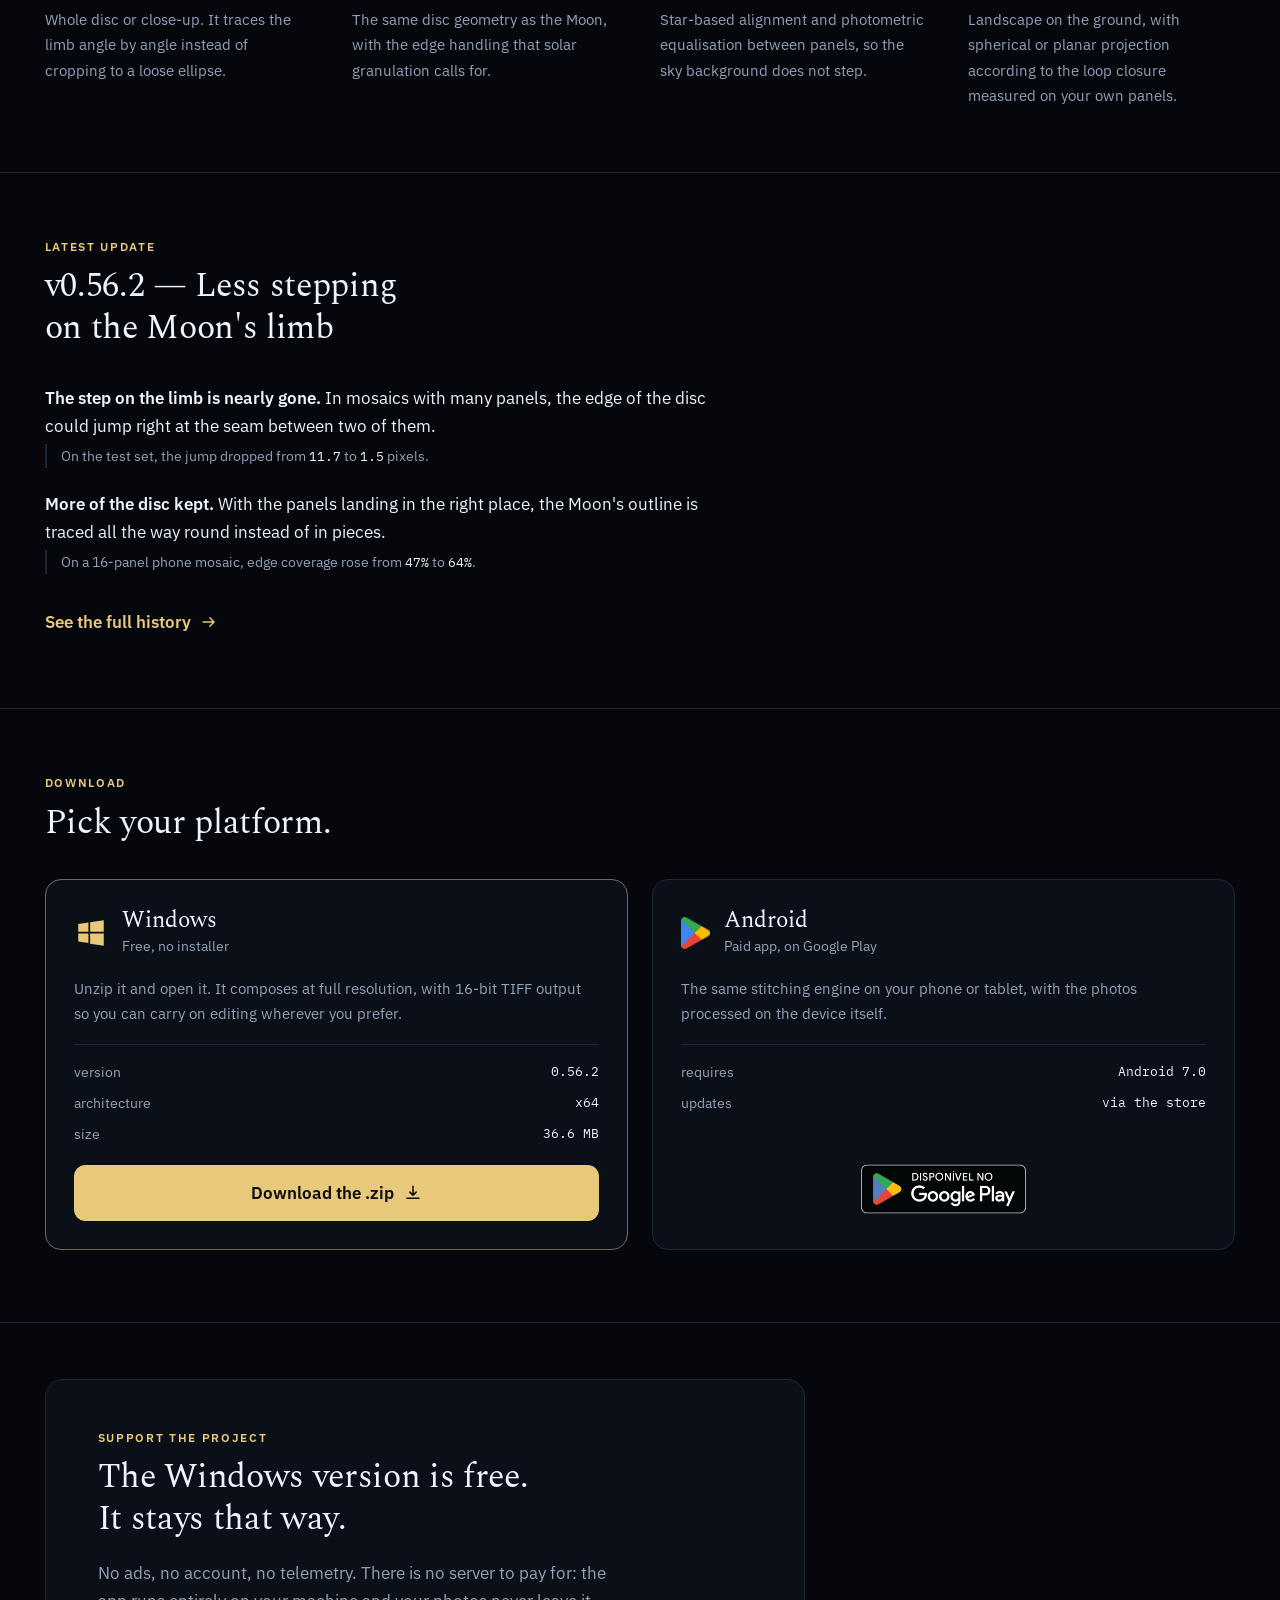
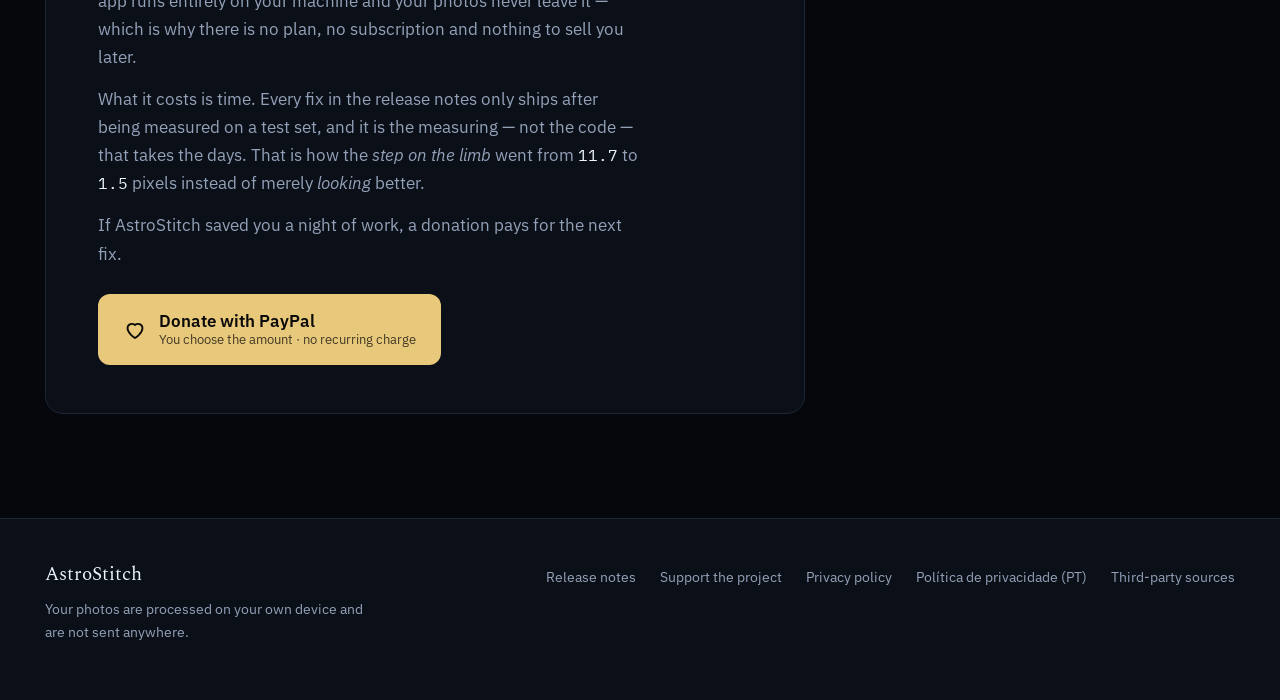
<file: en/index.html>
<!doctype html>
<html lang="en">
<head>
<meta charset="utf-8">
<meta name="viewport" content="width=device-width, initial-scale=1">
<title>AstroStitch</title>
<meta name="description" content="Mosaics of the Moon, the Sun, deep sky and landscapes from your own panels. For Windows and Android.">
<meta name="theme-color" content="#05070D">
<link rel="canonical" href="https://amaromiranda.github.io/astro-stitch-releases/en/">
<link rel="alternate" hreflang="pt-BR" href="https://amaromiranda.github.io/astro-stitch-releases/">
<link rel="alternate" hreflang="en" href="https://amaromiranda.github.io/astro-stitch-releases/en/">
<link rel="alternate" hreflang="es" href="https://amaromiranda.github.io/astro-stitch-releases/es/">
<link rel="alternate" hreflang="x-default" href="https://amaromiranda.github.io/astro-stitch-releases/">

<meta property="og:type" content="website">
<meta property="og:title" content="AstroStitch">
<meta property="og:description" content="Mosaics of the Moon, the Sun, deep sky and landscapes from your own panels.">
<meta property="og:image" content="https://amaromiranda.github.io/astro-stitch-releases/assets/mosaico-800.webp">
<meta name="twitter:card" content="summary_large_image">

<link rel="icon" href="../assets/icone-32.png" sizes="32x32" type="image/png">
<link rel="apple-touch-icon" href="../assets/icone-180.png">
<link rel="preconnect" href="https://fonts.googleapis.com">
<link rel="preconnect" href="https://fonts.gstatic.com" crossorigin>
<link rel="stylesheet" href="https://fonts.googleapis.com/css2?family=IBM+Plex+Mono:wght@400&family=IBM+Plex+Sans:wght@400;600&family=Spectral:wght@300;400&display=swap">
<link rel="stylesheet" href="../assets/site.css">
</head>
<body>

<a class="pular" href="#conteudo">Skip to content</a>

<header class="topo">
  <div class="faixa">
    <a class="marca" href="./" aria-label="AstroStitch — home">
      <img class="marca-icone" src="../assets/icone-64.png" width="28" height="28"
           alt="" decoding="async">
      <span>AstroStitch</span>
    </a>
    <nav class="navegacao" aria-label="Main">
      <a href="releases.html">Release notes</a>
      <a class="nav-baixar" href="#obter">
        <svg viewBox="0 0 24 24" aria-hidden="true" focusable="false">
          <path d="M12 3v12m0 0 4.2-4.2M12 15l-4.2-4.2M4 19h16"
                fill="none" stroke="currentColor" stroke-width="2"
                stroke-linecap="round" stroke-linejoin="round"/>
        </svg>
        <span class="nav-rotulo">Download</span>
      </a>
    </nav>
    <div class="idiomas" role="group" aria-label="Idioma / Language">
      <a href="../" hreflang="pt-BR" lang="pt-BR">PT</a>
      <a href="./" hreflang="en" lang="en" aria-current="true">EN</a>
      <a href="../es/" hreflang="es" lang="es">ES</a>
    </div>
  </div>
</header>

<main id="conteudo">

  <!-- ============================================================ HERÓI
       Texto e ações à esquerda, resultado real à direita. No celular a
       ordem vira texto -> botões -> imagem: quem chega precisa saber o que
       é e quanto custa antes de ver a foto. -->
  <section class="heroi">
    <div class="heroi-texto">
      <h1>Join your panels<br>into one mosaic.</h1>
      <p class="linha-fina">
        Mosaics of the Moon, the Sun, deep sky and landscapes, built from your
        own captures. Everything is processed on your device — your photos
        never leave it.
      </p>

      <div class="acoes">
        <a class="botao botao-primario"
           href="https://github.com/AmaroMiranda/astro-stitch-releases/releases/download/v0.56.2/AstroStitch-v0.56.2-windows-x64.zip" download>
          <svg viewBox="0 0 24 24" aria-hidden="true" focusable="false">
            <path d="M12 3v12m0 0 4.2-4.2M12 15l-4.2-4.2M4 19h16"
                  fill="none" stroke="currentColor" stroke-width="1.8"
                  stroke-linecap="round" stroke-linejoin="round"/>
          </svg>
          <span class="botao-texto">
            <strong>Download for Windows</strong>
            <small>Free · x64 · .zip</small>
          </span>
        </a>

        <a class="botao botao-secundario"
           href="https://play.google.com/store/apps/details?id=com.astrostitch.app">
          <img class="marca-play" src="../assets/google-play-marca.png"
               width="65" height="72" alt="" decoding="async">
          <span class="botao-texto">
            <strong>Get it on Google Play</strong>
            <small>Android · paid app</small>
          </span>
        </a>
      </div>

      <p class="nota-versao">
        Version <span class="dado">0.56.2</span> for Windows ·
        <a href="releases.html">what changed</a>
      </p>
    </div>

    <figure class="heroi-figura">
      <picture>
        <source media="(max-width: 560px)" srcset="../assets/mosaico-480.webp" type="image/webp">
        <source media="(max-width: 1000px)" srcset="../assets/mosaico-800.webp" type="image/webp">
        <img src="../assets/mosaico-1440.webp" width="1440" height="1504"
             fetchpriority="high" decoding="async"
             alt="Lunar mosaic composed by AstroStitch: the gibbous Moon, its maria in
                  the bluish tone of the real mineral colour the app brings out.">
      </picture>
      <figcaption>
        A mosaic of <span class="dado">11</span> panels, output
        <span class="dado">2169 × 2299</span>, with Mineral Moon on.
        Composed in AstroStitch for Windows.
      </figcaption>
    </figure>
  </section>

  <!-- ====================================================== COMO SE USA
       Duas capturas, cada uma respondendo a uma pergunta diferente: o que
       eu consigo produzir, e como vou trabalhar. -->
  <section class="secao">
    <div class="secao-cabecalho">
      <p class="rotulo">How it works</p>
      <h2>You pick the panels. The app aligns and composes.</h2>
      <p class="linha-fina">
        No layers, no masks, no editing walkthrough. The mode you choose already
        sets projection, stitching and cropping — and what you see on screen is
        what lands in the file.
      </p>
    </div>

    <div class="telas">
      <figure class="tela">
        <picture>
          <source media="(max-width: 860px)" srcset="../assets/tela-quadros-800.webp" type="image/webp">
          <img src="../assets/tela-quadros-1306.webp" width="1306" height="853"
               loading="lazy" decoding="async"
               alt="The AstroStitch window on Windows with twelve lunar panels imported:
                    the thumbnail strip below, the selected panel in the centre
                    and the output controls on the right.">
        </picture>
        <figcaption>
          <strong>1. The panels come in.</strong>
          Drag the folder or pick the files — camera RAW, TIFF, PNG or JPG, at 8
          or 16 bits. The app checks sizes and warns you if one of them is odd.
        </figcaption>
      </figure>

      <figure class="tela">
        <picture>
          <source media="(max-width: 860px)" srcset="../assets/tela-resultado-800.webp" type="image/webp">
          <img src="../assets/tela-resultado-1306.webp" width="1306" height="853"
               loading="lazy" decoding="async"
               alt="The same window after composing: the finished mosaic in the centre,
                    and on the right the resolution, the output format and the
                    Mineral Moon switch turned on.">
        </picture>
        <figcaption>
          <strong>2. The mosaic comes out finished.</strong>
          Full or reduced resolution, 16-bit TIFF to keep editing elsewhere, PNG
          or JPG to publish. <em>Mineral Moon</em> brings out the real mineral
          colour of the soil — titanium towards blue, iron towards orange.
        </figcaption>
      </figure>
    </div>
  </section>

  <!-- ====================================================== O DETALHE
       O que a imagem inteira reduzida esconde. Sem isto, o site mostra uma
       Lua bonita e nao prova nada sobre o que o app preserva. -->
  <section class="secao secao-detalhe">
    <div class="detalhe-grade">
      <figure class="detalhe-figura">
        <picture>
          <source media="(max-width: 560px)" srcset="../assets/detalhe-480.webp" type="image/webp">
          <img src="../assets/detalhe-900.webp" width="900" height="900"
               loading="lazy" decoding="async"
               alt="A full-scale crop of the mosaic, showing small craters and the relief
                    of the terrain near the terminator.">
        </picture>
      </figure>
      <div class="detalhe-texto">
        <p class="rotulo">Mosaic detail</p>
        <h2>The detail the wide view hides.</h2>
        <p class="linha-fina">
          A <span class="dado">900 × 900</span> pixel crop of the exported file — the
          whole mosaic is <span class="dado">2169 × 2299</span> — resized here to
          fit the page.
        </p>
        <p class="linha-fina">
          Stitching does not live in the whole picture — it lives here, where two
          panels meet and the relief has to carry on from one into the other.
        </p>
      </div>
    </div>
  </section>

  <!-- ====================================================== LUA MINERAL
       O par antes/depois sai do MESMO arquivo composto, so com o ajuste
       ligado: e a unica forma honesta de mostrar o efeito. O recorte nao foi
       escolhido a olho — e o quadrado de 700 px onde a diferenca de saturacao
       medida entre as duas saidas foi a maior do mosaico. -->
  <section class="secao secao-mineral">
    <div class="secao-cabecalho">
      <p class="rotulo">Mineral Moon</p>
      <h2>The colour was already there.</h2>
      <p class="linha-fina">
        The Moon is not grey. Its soil changes chemistry from one region to the
        next, and that changes the colour: basalt rich in titanium reflects
        bluer, iron-rich soil pulls towards orange. Your camera does record that
        difference — it is just too faint for the eye to find on its own.
      </p>
      <p class="linha-fina">
        <em>Mineral Moon</em> amplifies what is already in the file, without
        touching brightness and without inventing colour. Below, the same crop of
        the same mosaic: on the left as it came out of the stitch, on the right
        with vibrance at <span class="dado">70%</span> and colour noise reduction
        at maximum.
      </p>
    </div>

    <div class="par-mineral">
      <figure class="lado-mineral">
        <picture>
          <source media="(max-width: 560px)" srcset="../assets/mineral-antes-480.webp" type="image/webp">
          <img src="../assets/mineral-antes-760.webp" width="760" height="760"
               loading="lazy" decoding="async"
               alt="A crop of the mosaic with Mineral Moon off: the boundary between two
                    maria shows up only as two shades of grey.">
        </picture>
        <figcaption><strong>Off.</strong> Two neighbouring maria, and nothing but
          grey to tell them apart.</figcaption>
      </figure>

      <figure class="lado-mineral">
        <picture>
          <source media="(max-width: 560px)" srcset="../assets/mineral-depois-480.webp" type="image/webp">
          <img src="../assets/mineral-depois-760.webp" width="760" height="760"
               loading="lazy" decoding="async"
               alt="The same crop with Mineral Moon on: the mare on the left pulls towards
                    orange and the one on the right towards blue, revealing the
                    boundary between two soils of different chemistry.">
        </picture>
        <figcaption><strong>On.</strong> The same file: one mare pulls towards
          orange, its neighbour towards blue. The boundary between them is
          chemistry, not contrast.</figcaption>
      </figure>
    </div>

    <p class="medicao medicao-solta">
      Measured across the disc, between the two outputs above: mean saturation
      rises from <span class="dado">1.31%</span> to <span class="dado">6.35%</span>
      — <span class="dado">4.9×</span>. Brightness was not touched.
    </p>

    <figure class="mineral-inteiro">
      <picture>
        <source media="(max-width: 560px)" srcset="../assets/mineral-480.webp" type="image/webp">
        <source media="(max-width: 1000px)" srcset="../assets/mineral-700.webp" type="image/webp">
        <img src="../assets/mineral-1100.webp" width="1100" height="1166"
             loading="lazy" decoding="async"
             alt="The whole lunar mosaic with Mineral Moon on: the maria show distinct
                  shades of blue and brown according to the dominant mineral.">
      </picture>
      <figcaption>
        The same <span class="dado">11</span>-panel mosaic from the top of this
        page, with the settings above applied.
      </figcaption>
    </figure>
  </section>

  <!-- ====================================================== OS MODOS -->
  <section class="secao">
    <div class="secao-cabecalho">
      <p class="rotulo">Four subjects</p>
      <h2>Each with its own geometry.</h2>
    </div>
    <ul class="modos">
      <li>
        <h3>Moon</h3>
        <p>Whole disc or close-up. It traces the limb angle by angle instead of
          cropping to a loose ellipse.</p>
      </li>
      <li>
        <h3>Sun</h3>
        <p>The same disc geometry as the Moon, with the edge handling that solar
          granulation calls for.</p>
      </li>
      <li>
        <h3>Deep sky</h3>
        <p>Star-based alignment and photometric equalisation between panels, so
          the sky background does not step.</p>
      </li>
      <li>
        <h3>Panorama</h3>
        <p>Landscape on the ground, with spherical or planar projection according
          to the loop closure measured on your own panels.</p>
      </li>
    </ul>
  </section>

  <!-- ====================================================== ATUALIZAÇÃO -->
  <section class="secao secao-versao">
    <div class="secao-cabecalho">
      <p class="rotulo">Latest update</p>
      <h2>v0.56.2 — Less stepping on the Moon's limb</h2>
    </div>
    <ul class="mudancas">
      <li>
        <p><strong>The step on the limb is nearly gone.</strong> In mosaics with many
          panels, the edge of the disc could jump right at the seam between two
          of them.</p>
        <p class="medicao">On the test set, the jump dropped from
          <span class="dado">11.7</span> to <span class="dado">1.5</span> pixels.</p>
      </li>
      <li>
        <p><strong>More of the disc kept.</strong> With the panels landing in the
          right place, the Moon's outline is traced all the way round instead of
          in pieces.</p>
        <p class="medicao">On a 16-panel phone mosaic, edge coverage rose from
          <span class="dado">47%</span> to <span class="dado">64%</span>.</p>
      </li>
    </ul>
    <p class="mais">
      <a class="link-seta" href="releases.html">
        See the full history
        <svg viewBox="0 0 24 24" aria-hidden="true" focusable="false">
          <path d="M5 12h13m0 0-5-5m5 5-5 5" fill="none" stroke="currentColor"
                stroke-width="1.8" stroke-linecap="round" stroke-linejoin="round"/>
        </svg>
      </a>
    </p>
  </section>

  <!-- ====================================================== BAIXAR
       Destino do "Baixar" do topo. Existe porque o download so vivia no
       heroi: quem lia a pagina inteira chegava ao fim sem acao a vista.
       Os numeros do cartao do Windows (versao, tamanho) descrevem o
       arquivo que o link entrega — por isso ele aponta para o ativo exato,
       e nao para /latest, que pode mudar e desmentir o que esta escrito. -->
  <section class="secao secao-baixar" id="obter">
    <div class="secao-cabecalho">
      <p class="rotulo">Download</p>
      <h2>Pick your platform.</h2>
    </div>

    <div class="cartoes-baixar">
      <a class="cartao-baixar cartao-destaque" href="https://github.com/AmaroMiranda/astro-stitch-releases/releases/download/v0.56.2/AstroStitch-v0.56.2-windows-x64.zip">
        <div class="cartao-topo">
          <svg viewBox="0 0 24 24" aria-hidden="true" focusable="false">
            <path d="M3 5.6 10.2 4.6v6.6H3zM11.4 4.4 21 3v8.2h-9.6zM3 12.4h7.2V19L3 18zM11.4 12.4H21V21l-9.6-1.4z"
                  fill="currentColor"/>
          </svg>
          <div>
            <p class="cartao-plataforma">Windows</p>
            <p class="cartao-preco">Free, no installer</p>
          </div>
        </div>
        <p class="cartao-texto">
          Unzip it and open it. It composes at full resolution, with 16-bit TIFF
          output so you can carry on editing wherever you prefer.
        </p>
        <ul class="cartao-dados">
          <li><span>version</span><span class="dado">0.56.2</span></li>
          <li><span>architecture</span><span class="dado">x64</span></li>
          <li><span>size</span><span class="dado">36.6 MB</span></li>
        </ul>
        <span class="cartao-acao">
          Download the .zip
          <svg viewBox="0 0 24 24" aria-hidden="true" focusable="false">
            <path d="M12 3v12m0 0 4.2-4.2M12 15l-4.2-4.2M4 19h16"
                  fill="none" stroke="currentColor" stroke-width="2"
                  stroke-linecap="round" stroke-linejoin="round"/>
          </svg>
        </span>
      </a>

      <a class="cartao-baixar" href="https://play.google.com/store/apps/details?id=com.astrostitch.app">
        <div class="cartao-topo">
          <img class="marca-play" src="../assets/google-play-marca.png"
               width="65" height="72" alt="" decoding="async">
          <div>
            <p class="cartao-plataforma">Android</p>
            <p class="cartao-preco">Paid app, on Google Play</p>
          </div>
        </div>
        <p class="cartao-texto">
          The same stitching engine on your phone or tablet, with the photos
          processed on the device itself.
        </p>
        <ul class="cartao-dados">
          <li><span>requires</span><span class="dado">Android 7.0</span></li>
          <li><span>updates</span><span class="dado">via the store</span></li>
        </ul>
        <span class="cartao-acao cartao-acao-selo">
          <img src="../assets/google-play-badge.png" width="646" height="250"
               loading="lazy" decoding="async"
               alt="Get it on Google Play">
        </span>
      </a>
    </div>
  </section>

  <!-- ====================================================== APOIO
       Depois dos cartoes, nao antes: pedir dinheiro a quem ainda nao viu o
       que o app faz e o jeito mais rapido de nao receber nada. O texto nao
       promete nada que o site ja nao tenha mostrado. -->
  <section class="secao secao-apoio" id="apoiar">
    <div class="apoio-caixa">
      <p class="rotulo">Support the project</p>
      <h2>The Windows version is free.<br>It stays that way.</h2>

      <p class="linha-fina">
        No ads, no account, no telemetry. There is no server to pay for: the app
        runs entirely on your machine and your photos never leave it — which is
        why there is no plan, no subscription and nothing to sell you later.
      </p>
      <p class="linha-fina">
        What it costs is time. Every fix in the release notes only ships after
        being measured on a test set, and it is the measuring — not the code —
        that takes the days. That is how the <em>step on the limb</em> went from
        <span class="dado">11.7</span> to <span class="dado">1.5</span> pixels
        instead of merely <em>looking</em> better.
      </p>
      <p class="linha-fina">
        If AstroStitch saved you a night of work, a donation pays for the next
        fix.
      </p>

      <a class="botao botao-primario botao-apoio" href="https://www.paypal.com/donate/?business=amaro.miranda.37%40gmail.com&item_name=Apoio+ao+AstroStitch&currency_code=BRL"
         target="_blank" rel="noopener">
        <svg viewBox="0 0 24 24" aria-hidden="true" focusable="false">
          <path d="M12 21s-7.5-4.6-7.5-10A4.5 4.5 0 0 1 12 8a4.5 4.5 0 0 1 7.5 3c0 5.4-7.5 10-7.5 10z"
                fill="none" stroke="currentColor" stroke-width="1.8"
                stroke-linejoin="round"/>
        </svg>
        <span class="botao-texto">
          <strong>Donate with PayPal</strong>
          <small>You choose the amount · no recurring charge</small>
        </span>
      </a>
    </div>
  </section>

</main>

<footer class="rodape">
  <div class="rodape-conteudo">
    <div class="rodape-marca">
      <p class="rodape-nome">AstroStitch</p>
      <p class="rodape-sub">
        Your photos are processed on your own device and are not sent anywhere.
      </p>
    </div>
    <nav class="rodape-links" aria-label="Footer">
      <a href="releases.html">Release notes</a>
      <a href="#apoiar">Support the project</a>
      <a href="../privacy-policy.en.html">Privacy policy</a>
      <a href="../privacy-policy.html">Política de privacidade (PT)</a>
      <a href="../third-party-sources/">Third-party sources</a>
    </nav>
  </div>
</footer>

</body>
</html>
</file>
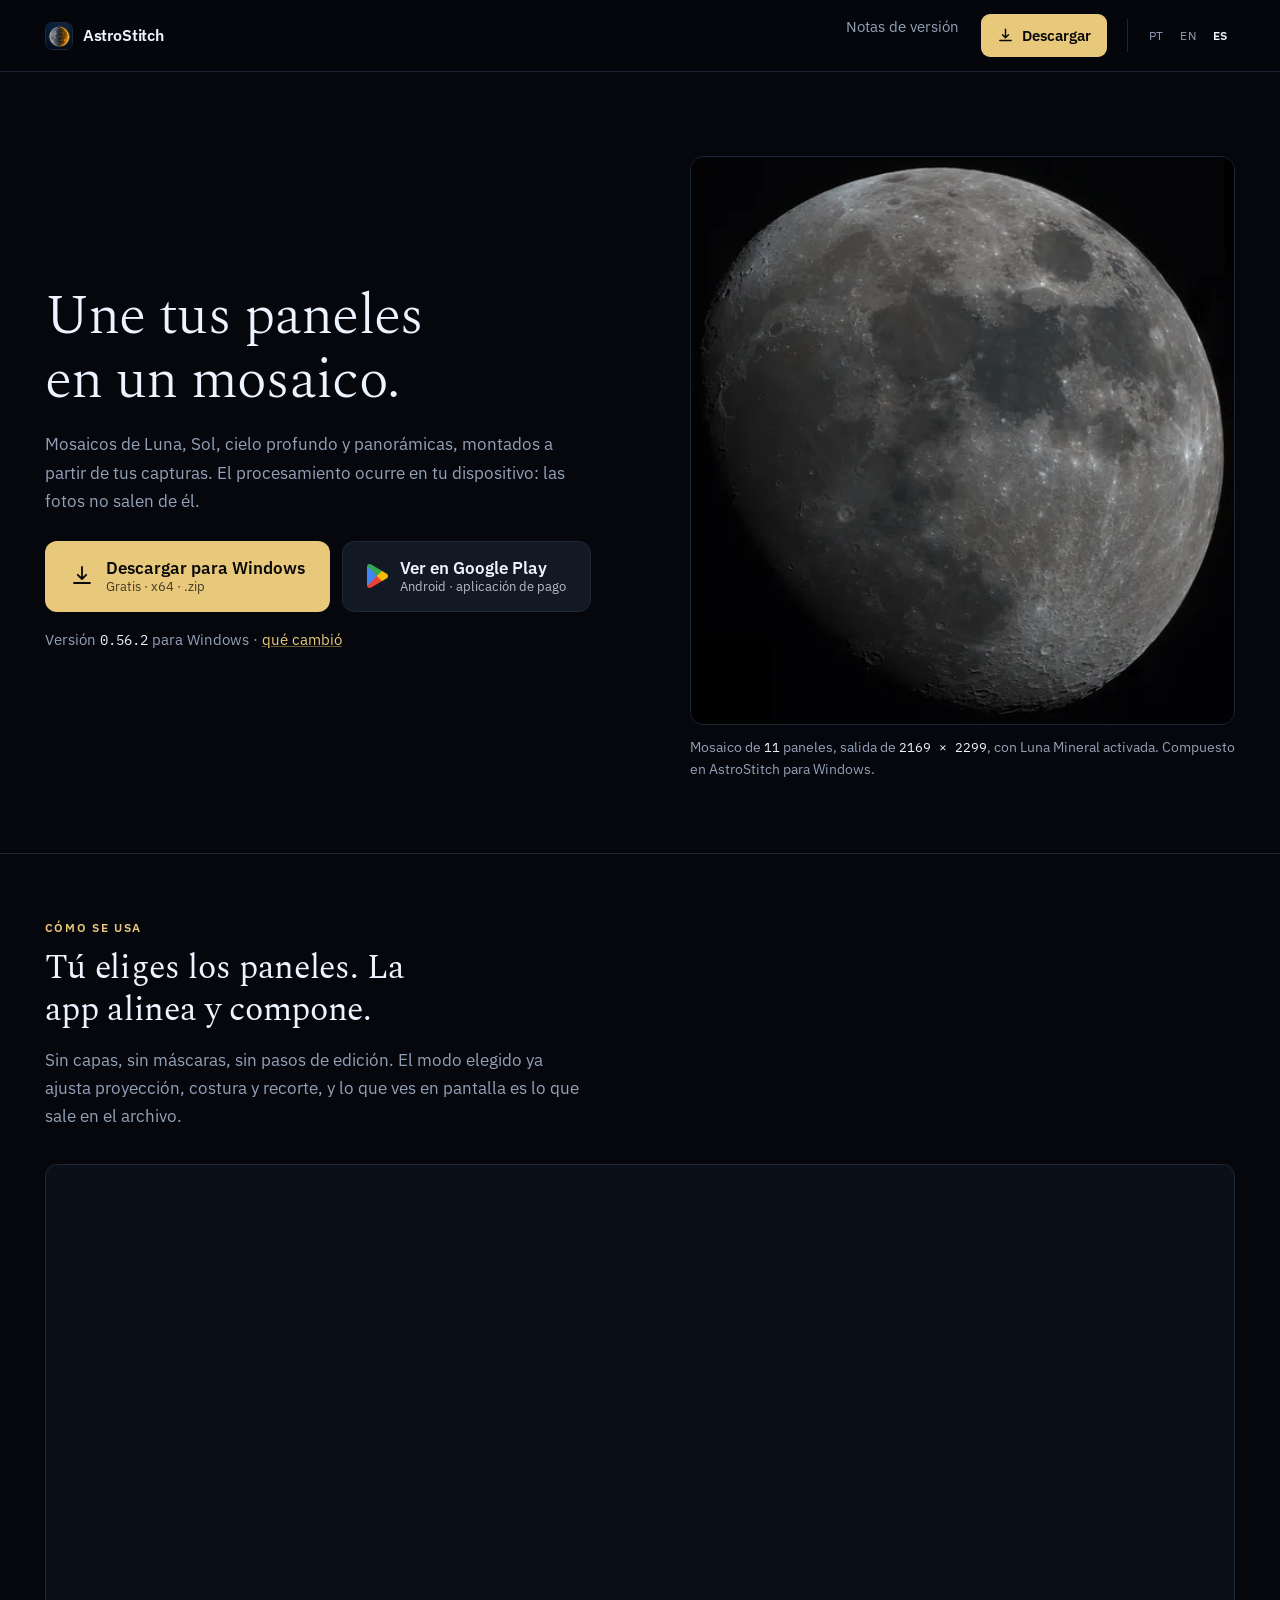
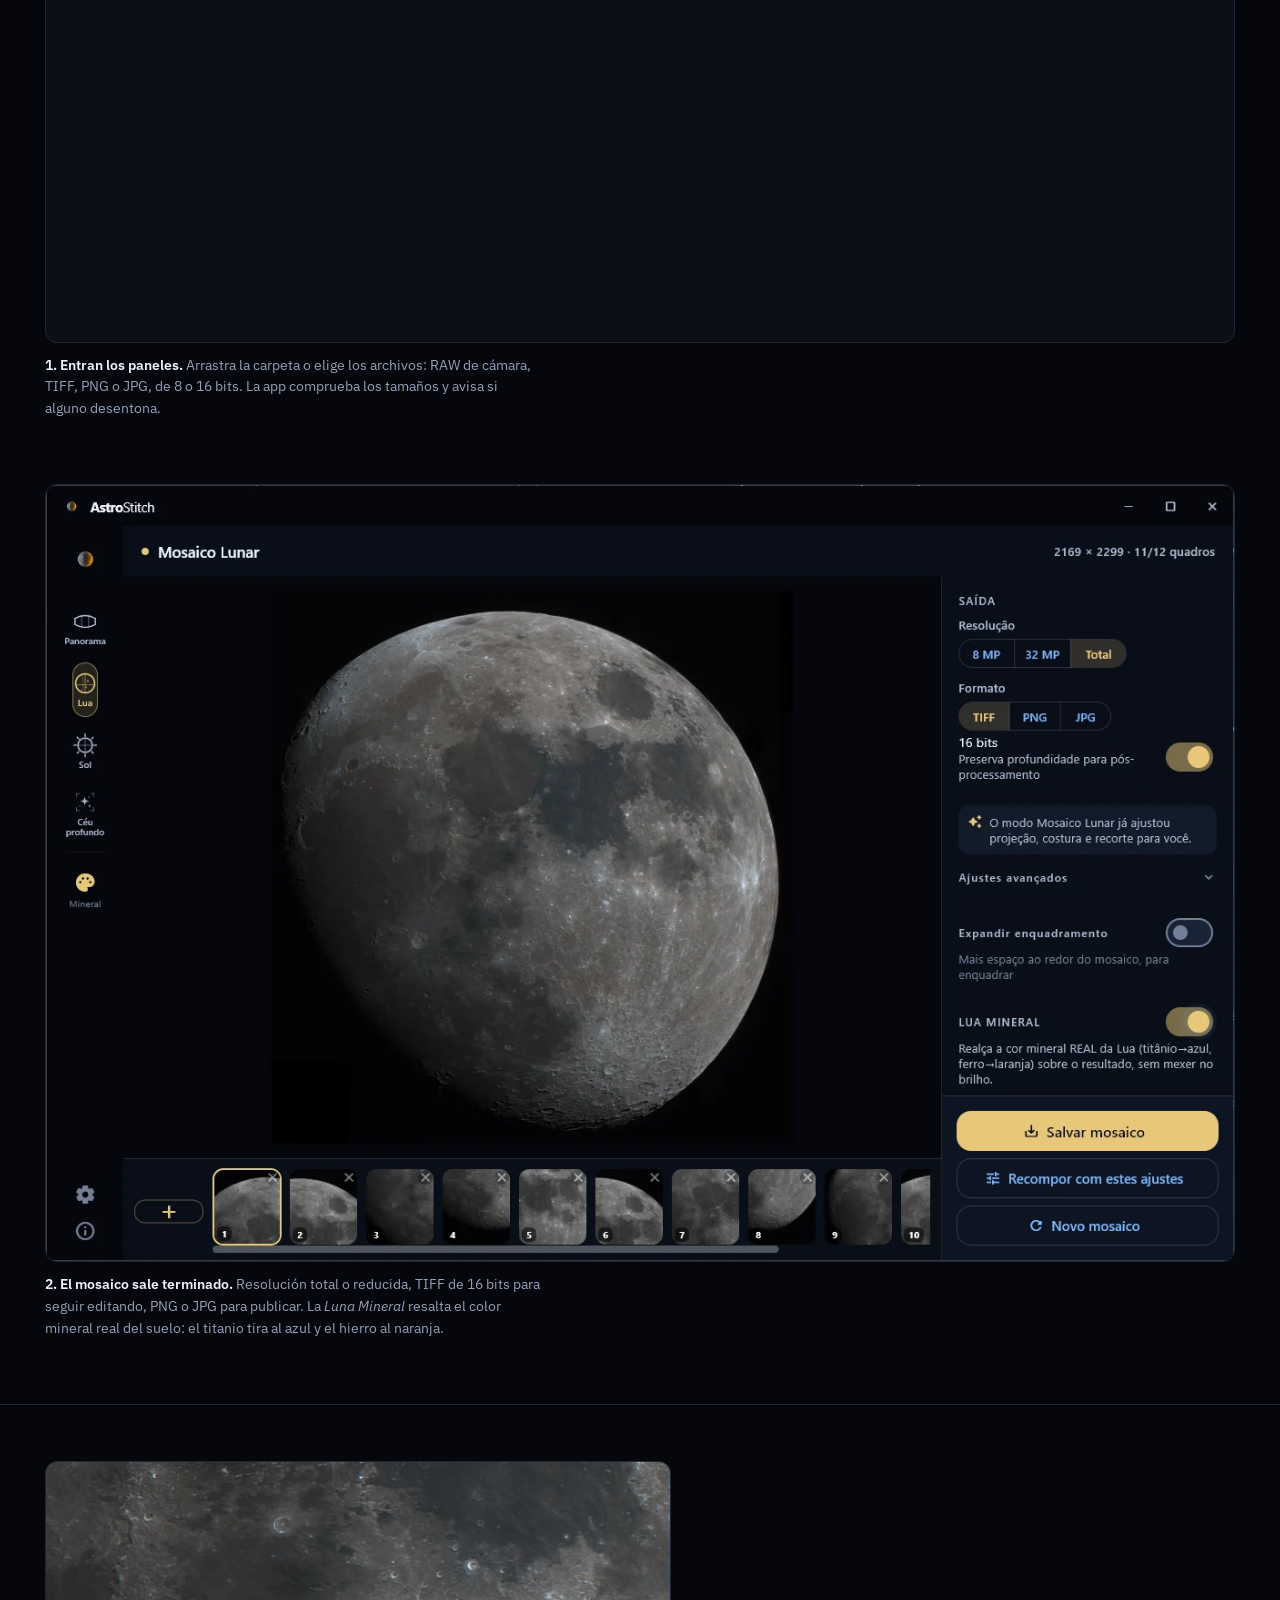
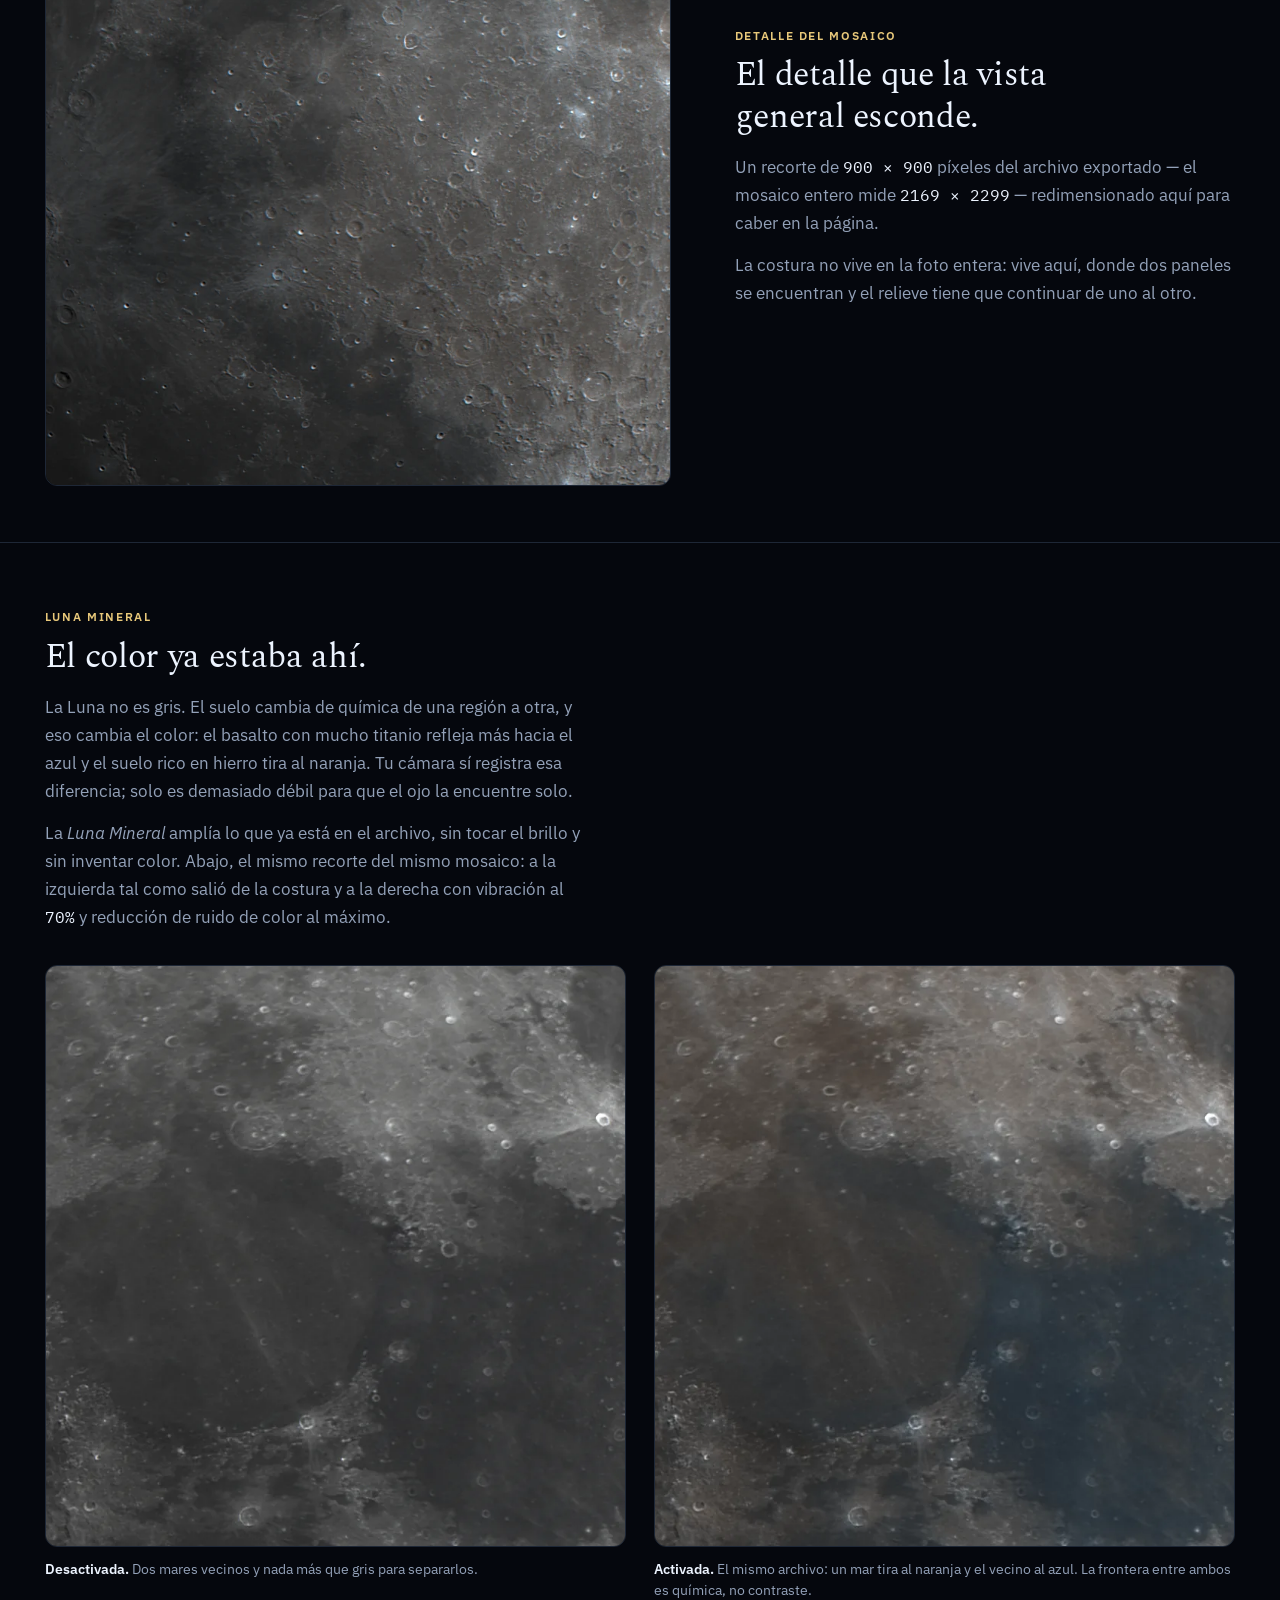
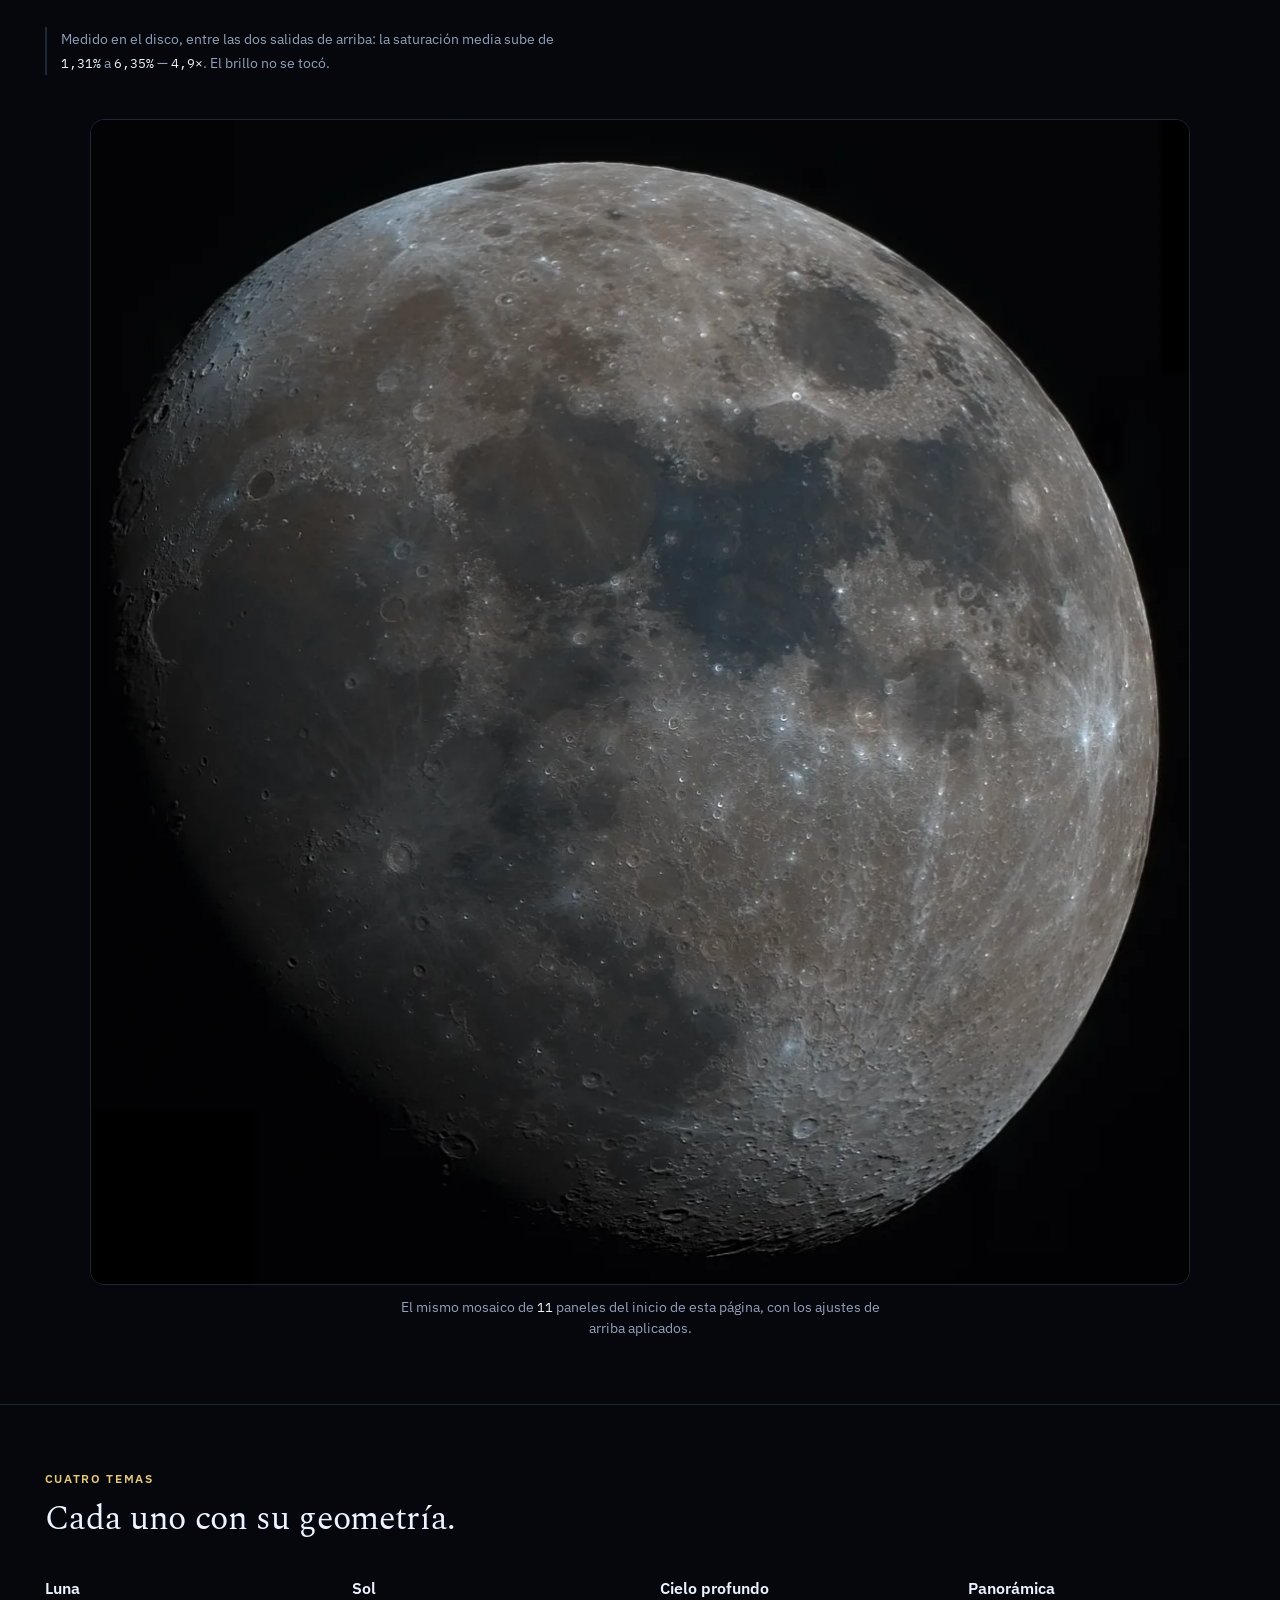
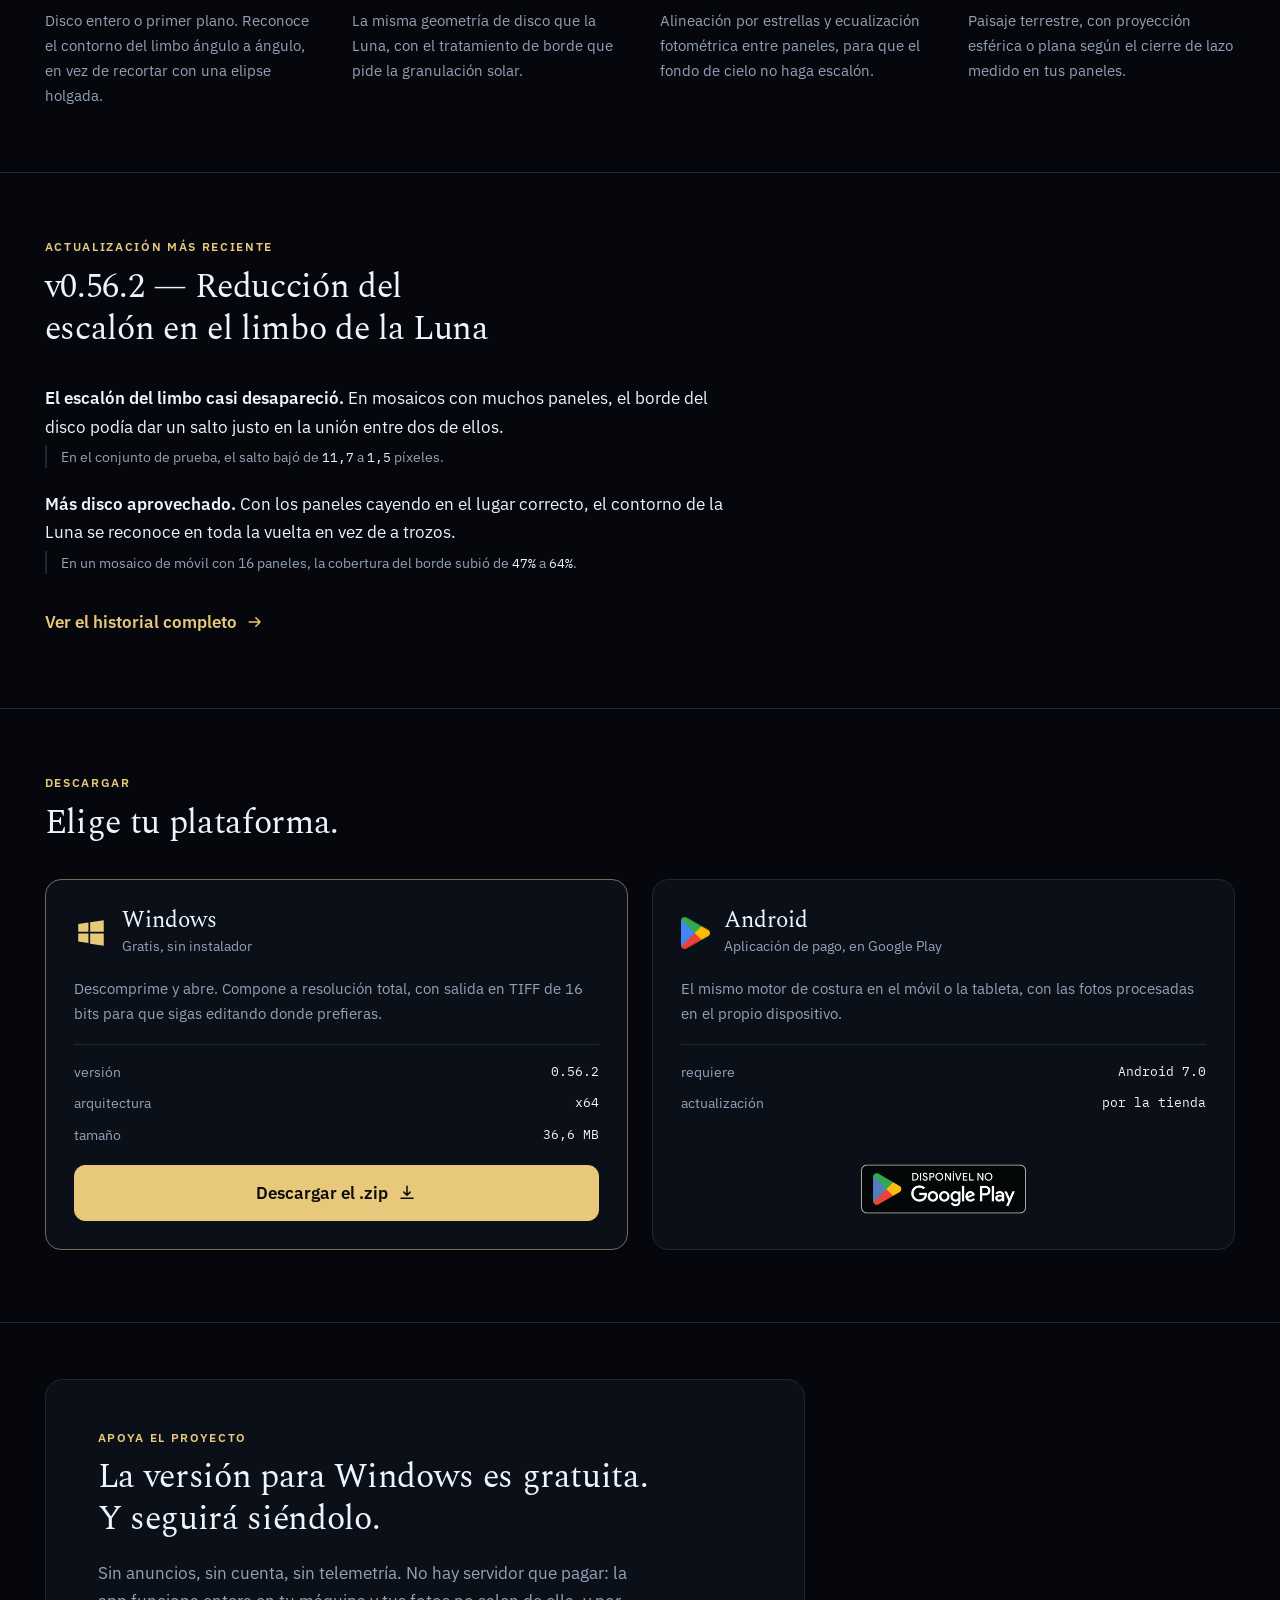
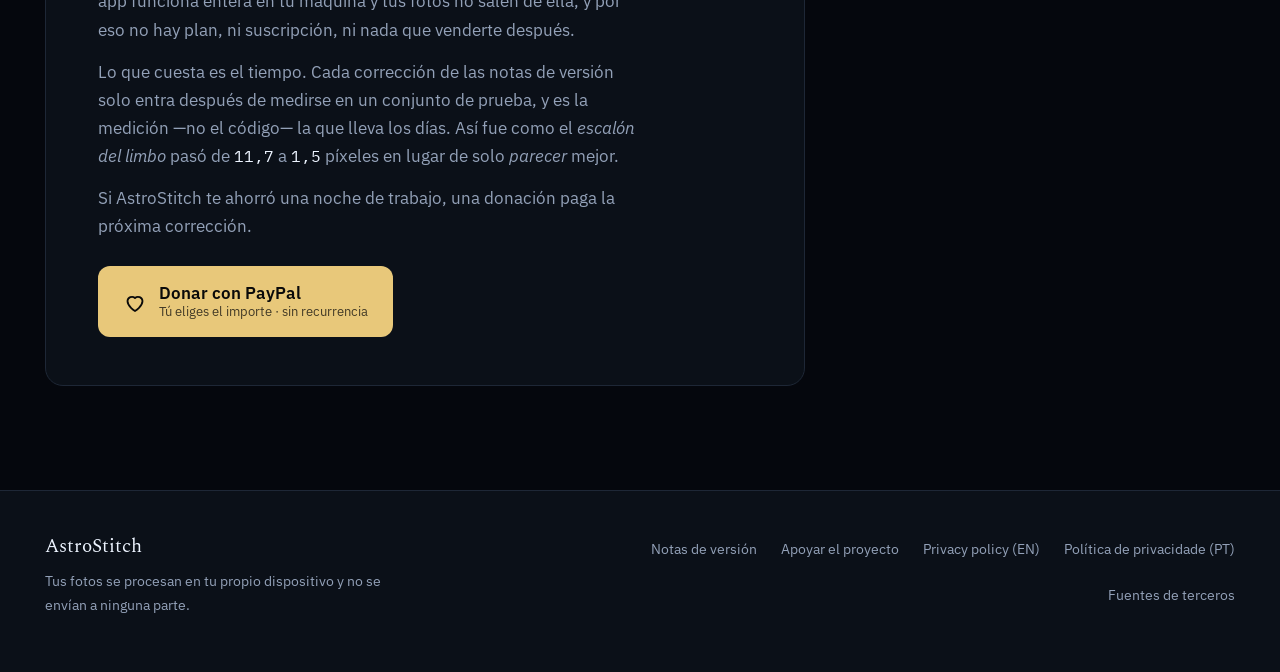
<file: es/index.html>
<!doctype html>
<html lang="es">
<head>
<meta charset="utf-8">
<meta name="viewport" content="width=device-width, initial-scale=1">
<title>AstroStitch</title>
<meta name="description" content="Mosaicos de Luna, Sol, cielo profundo y panorámicas a partir de tus paneles. Para Windows y Android.">
<meta name="theme-color" content="#05070D">
<link rel="canonical" href="https://amaromiranda.github.io/astro-stitch-releases/es/">
<link rel="alternate" hreflang="pt-BR" href="https://amaromiranda.github.io/astro-stitch-releases/">
<link rel="alternate" hreflang="en" href="https://amaromiranda.github.io/astro-stitch-releases/en/">
<link rel="alternate" hreflang="es" href="https://amaromiranda.github.io/astro-stitch-releases/es/">
<link rel="alternate" hreflang="x-default" href="https://amaromiranda.github.io/astro-stitch-releases/">

<meta property="og:type" content="website">
<meta property="og:title" content="AstroStitch">
<meta property="og:description" content="Mosaicos de Luna, Sol, cielo profundo y panorámicas a partir de tus paneles.">
<meta property="og:image" content="https://amaromiranda.github.io/astro-stitch-releases/assets/mosaico-800.webp">
<meta name="twitter:card" content="summary_large_image">

<link rel="icon" href="../assets/icone-32.png" sizes="32x32" type="image/png">
<link rel="apple-touch-icon" href="../assets/icone-180.png">
<link rel="preconnect" href="https://fonts.googleapis.com">
<link rel="preconnect" href="https://fonts.gstatic.com" crossorigin>
<link rel="stylesheet" href="https://fonts.googleapis.com/css2?family=IBM+Plex+Mono:wght@400&family=IBM+Plex+Sans:wght@400;600&family=Spectral:wght@300;400&display=swap">
<link rel="stylesheet" href="../assets/site.css">
</head>
<body>

<a class="pular" href="#conteudo">Saltar al contenido</a>

<header class="topo">
  <div class="faixa">
    <a class="marca" href="./" aria-label="AstroStitch — inicio">
      <img class="marca-icone" src="../assets/icone-64.png" width="28" height="28"
           alt="" decoding="async">
      <span>AstroStitch</span>
    </a>
    <nav class="navegacao" aria-label="Principal">
      <a href="releases.html">Notas de versión</a>
      <a class="nav-baixar" href="#obter">
        <svg viewBox="0 0 24 24" aria-hidden="true" focusable="false">
          <path d="M12 3v12m0 0 4.2-4.2M12 15l-4.2-4.2M4 19h16"
                fill="none" stroke="currentColor" stroke-width="2"
                stroke-linecap="round" stroke-linejoin="round"/>
        </svg>
        <span class="nav-rotulo">Descargar</span>
      </a>
    </nav>
    <div class="idiomas" role="group" aria-label="Idioma / Language">
      <a href="../" hreflang="pt-BR" lang="pt-BR">PT</a>
      <a href="../en/" hreflang="en" lang="en">EN</a>
      <a href="./" hreflang="es" lang="es" aria-current="true">ES</a>
    </div>
  </div>
</header>

<main id="conteudo">

  <!-- ============================================================ HERÓI
       Texto e ações à esquerda, resultado real à direita. No celular a
       ordem vira texto -> botões -> imagem: quem chega precisa saber o que
       é e quanto custa antes de ver a foto. -->
  <section class="heroi">
    <div class="heroi-texto">
      <h1>Une tus paneles<br>en un mosaico.</h1>
      <p class="linha-fina">
        Mosaicos de Luna, Sol, cielo profundo y panorámicas, montados a partir
        de tus capturas. El procesamiento ocurre en tu dispositivo: las fotos
        no salen de él.
      </p>

      <div class="acoes">
        <a class="botao botao-primario"
           href="https://github.com/AmaroMiranda/astro-stitch-releases/releases/download/v0.56.2/AstroStitch-v0.56.2-windows-x64.zip" download>
          <svg viewBox="0 0 24 24" aria-hidden="true" focusable="false">
            <path d="M12 3v12m0 0 4.2-4.2M12 15l-4.2-4.2M4 19h16"
                  fill="none" stroke="currentColor" stroke-width="1.8"
                  stroke-linecap="round" stroke-linejoin="round"/>
          </svg>
          <span class="botao-texto">
            <strong>Descargar para Windows</strong>
            <small>Gratis · x64 · .zip</small>
          </span>
        </a>

        <a class="botao botao-secundario"
           href="https://play.google.com/store/apps/details?id=com.astrostitch.app">
          <img class="marca-play" src="../assets/google-play-marca.png"
               width="65" height="72" alt="" decoding="async">
          <span class="botao-texto">
            <strong>Ver en Google Play</strong>
            <small>Android · aplicación de pago</small>
          </span>
        </a>
      </div>

      <p class="nota-versao">
        Versión <span class="dado">0.56.2</span> para Windows ·
        <a href="releases.html">qué cambió</a>
      </p>
    </div>

    <figure class="heroi-figura">
      <picture>
        <source media="(max-width: 560px)" srcset="../assets/mosaico-480.webp" type="image/webp">
        <source media="(max-width: 1000px)" srcset="../assets/mosaico-800.webp" type="image/webp">
        <img src="../assets/mosaico-1440.webp" width="1440" height="1504"
             fetchpriority="high" decoding="async"
             alt="Mosaico lunar compuesto por AstroStitch: la Luna gibosa, con los mares
                  en el tono azulado del color mineral real que resalta la app.">
      </picture>
      <figcaption>
        Mosaico de <span class="dado">11</span> paneles, salida de
        <span class="dado">2169 × 2299</span>, con Luna Mineral activada.
        Compuesto en AstroStitch para Windows.
      </figcaption>
    </figure>
  </section>

  <!-- ====================================================== COMO SE USA
       Duas capturas, cada uma respondendo a uma pergunta diferente: o que
       eu consigo produzir, e como vou trabalhar. -->
  <section class="secao">
    <div class="secao-cabecalho">
      <p class="rotulo">Cómo se usa</p>
      <h2>Tú eliges los paneles. La app alinea y compone.</h2>
      <p class="linha-fina">
        Sin capas, sin máscaras, sin pasos de edición. El modo elegido ya ajusta
        proyección, costura y recorte, y lo que ves en pantalla es lo que sale
        en el archivo.
      </p>
    </div>

    <div class="telas">
      <figure class="tela">
        <picture>
          <source media="(max-width: 860px)" srcset="../assets/tela-quadros-800.webp" type="image/webp">
          <img src="../assets/tela-quadros-1306.webp" width="1306" height="853"
               loading="lazy" decoding="async"
               alt="Ventana de AstroStitch en Windows con doce paneles lunares
                    importados: la tira de miniaturas abajo, el panel seleccionado
                    en el centro y los controles de salida a la derecha.">
        </picture>
        <figcaption>
          <strong>1. Entran los paneles.</strong>
          Arrastra la carpeta o elige los archivos: RAW de cámara, TIFF, PNG o JPG,
          de 8 o 16 bits. La app comprueba los tamaños y avisa si alguno desentona.
        </figcaption>
      </figure>

      <figure class="tela">
        <picture>
          <source media="(max-width: 860px)" srcset="../assets/tela-resultado-800.webp" type="image/webp">
          <img src="../assets/tela-resultado-1306.webp" width="1306" height="853"
               loading="lazy" decoding="async"
               alt="La misma ventana después de componer: el mosaico terminado en el
                    centro y, a la derecha, la resolución, el formato de salida y
                    la opción Luna Mineral activada.">
        </picture>
        <figcaption>
          <strong>2. El mosaico sale terminado.</strong>
          Resolución total o reducida, TIFF de 16 bits para seguir editando, PNG
          o JPG para publicar. La <em>Luna Mineral</em> resalta el color mineral
          real del suelo: el titanio tira al azul y el hierro al naranja.
        </figcaption>
      </figure>
    </div>
  </section>

  <!-- ====================================================== O DETALHE
       O que a imagem inteira reduzida esconde. Sem isto, o site mostra uma
       Lua bonita e nao prova nada sobre o que o app preserva. -->
  <section class="secao secao-detalhe">
    <div class="detalhe-grade">
      <figure class="detalhe-figura">
        <picture>
          <source media="(max-width: 560px)" srcset="../assets/detalhe-480.webp" type="image/webp">
          <img src="../assets/detalhe-900.webp" width="900" height="900"
               loading="lazy" decoding="async"
               alt="Recorte a escala real del mosaico, con cráteres pequeños y el relieve
                    del terreno cerca del terminador.">
        </picture>
      </figure>
      <div class="detalhe-texto">
        <p class="rotulo">Detalle del mosaico</p>
        <h2>El detalle que la vista general esconde.</h2>
        <p class="linha-fina">
          Un recorte de <span class="dado">900 × 900</span> píxeles del archivo
          exportado — el mosaico entero mide <span class="dado">2169 × 2299</span> —
          redimensionado aquí para caber en la página.
        </p>
        <p class="linha-fina">
          La costura no vive en la foto entera: vive aquí, donde dos paneles se
          encuentran y el relieve tiene que continuar de uno al otro.
        </p>
      </div>
    </div>
  </section>

  <!-- ====================================================== LUA MINERAL
       O par antes/depois sai do MESMO arquivo composto, so com o ajuste
       ligado: e a unica forma honesta de mostrar o efeito. O recorte nao foi
       escolhido a olho — e o quadrado de 700 px onde a diferenca de saturacao
       medida entre as duas saidas foi a maior do mosaico. -->
  <section class="secao secao-mineral">
    <div class="secao-cabecalho">
      <p class="rotulo">Luna Mineral</p>
      <h2>El color ya estaba ahí.</h2>
      <p class="linha-fina">
        La Luna no es gris. El suelo cambia de química de una región a otra, y eso
        cambia el color: el basalto con mucho titanio refleja más hacia el azul y
        el suelo rico en hierro tira al naranja. Tu cámara sí registra esa
        diferencia; solo es demasiado débil para que el ojo la encuentre solo.
      </p>
      <p class="linha-fina">
        La <em>Luna Mineral</em> amplía lo que ya está en el archivo, sin tocar el
        brillo y sin inventar color. Abajo, el mismo recorte del mismo mosaico: a
        la izquierda tal como salió de la costura y a la derecha con vibración al
        <span class="dado">70%</span> y reducción de ruido de color al máximo.
      </p>
    </div>

    <div class="par-mineral">
      <figure class="lado-mineral">
        <picture>
          <source media="(max-width: 560px)" srcset="../assets/mineral-antes-480.webp" type="image/webp">
          <img src="../assets/mineral-antes-760.webp" width="760" height="760"
               loading="lazy" decoding="async"
               alt="Recorte del mosaico con la Luna Mineral desactivada: la frontera
                    entre dos mares aparece solo como dos tonos de gris.">
        </picture>
        <figcaption><strong>Desactivada.</strong> Dos mares vecinos y nada más que
          gris para separarlos.</figcaption>
      </figure>

      <figure class="lado-mineral">
        <picture>
          <source media="(max-width: 560px)" srcset="../assets/mineral-depois-480.webp" type="image/webp">
          <img src="../assets/mineral-depois-760.webp" width="760" height="760"
               loading="lazy" decoding="async"
               alt="El mismo recorte con la Luna Mineral activada: el mar de la izquierda
                    tira al naranja y el de la derecha al azul, revelando la
                    frontera entre dos suelos de química distinta.">
        </picture>
        <figcaption><strong>Activada.</strong> El mismo archivo: un mar tira al
          naranja y el vecino al azul. La frontera entre ambos es química, no
          contraste.</figcaption>
      </figure>
    </div>

    <p class="medicao medicao-solta">
      Medido en el disco, entre las dos salidas de arriba: la saturación media
      sube de <span class="dado">1,31%</span> a <span class="dado">6,35%</span> —
      <span class="dado">4,9×</span>. El brillo no se tocó.
    </p>

    <figure class="mineral-inteiro">
      <picture>
        <source media="(max-width: 560px)" srcset="../assets/mineral-480.webp" type="image/webp">
        <source media="(max-width: 1000px)" srcset="../assets/mineral-700.webp" type="image/webp">
        <img src="../assets/mineral-1100.webp" width="1100" height="1166"
             loading="lazy" decoding="async"
             alt="El mosaico lunar entero con la Luna Mineral activada: los mares
                  aparecen en tonos distintos de azul y marrón según el mineral
                  dominante.">
      </picture>
      <figcaption>
        El mismo mosaico de <span class="dado">11</span> paneles del inicio de esta
        página, con los ajustes de arriba aplicados.
      </figcaption>
    </figure>
  </section>

  <!-- ====================================================== OS MODOS -->
  <section class="secao">
    <div class="secao-cabecalho">
      <p class="rotulo">Cuatro temas</p>
      <h2>Cada uno con su geometría.</h2>
    </div>
    <ul class="modos">
      <li>
        <h3>Luna</h3>
        <p>Disco entero o primer plano. Reconoce el contorno del limbo ángulo a
          ángulo, en vez de recortar con una elipse holgada.</p>
      </li>
      <li>
        <h3>Sol</h3>
        <p>La misma geometría de disco que la Luna, con el tratamiento de borde
          que pide la granulación solar.</p>
      </li>
      <li>
        <h3>Cielo profundo</h3>
        <p>Alineación por estrellas y ecualización fotométrica entre paneles,
          para que el fondo de cielo no haga escalón.</p>
      </li>
      <li>
        <h3>Panorámica</h3>
        <p>Paisaje terrestre, con proyección esférica o plana según el cierre de
          lazo medido en tus paneles.</p>
      </li>
    </ul>
  </section>

  <!-- ====================================================== ATUALIZAÇÃO -->
  <section class="secao secao-versao">
    <div class="secao-cabecalho">
      <p class="rotulo">Actualización más reciente</p>
      <h2>v0.56.2 — Reducción del escalón en el limbo de la Luna</h2>
    </div>
    <ul class="mudancas">
      <li>
        <p><strong>El escalón del limbo casi desapareció.</strong> En mosaicos con
          muchos paneles, el borde del disco podía dar un salto justo en la unión
          entre dos de ellos.</p>
        <p class="medicao">En el conjunto de prueba, el salto bajó de
          <span class="dado">11,7</span> a <span class="dado">1,5</span> píxeles.</p>
      </li>
      <li>
        <p><strong>Más disco aprovechado.</strong> Con los paneles cayendo en el
          lugar correcto, el contorno de la Luna se reconoce en toda la vuelta en
          vez de a trozos.</p>
        <p class="medicao">En un mosaico de móvil con 16 paneles, la cobertura del
          borde subió de <span class="dado">47%</span> a
          <span class="dado">64%</span>.</p>
      </li>
    </ul>
    <p class="mais">
      <a class="link-seta" href="releases.html">
        Ver el historial completo
        <svg viewBox="0 0 24 24" aria-hidden="true" focusable="false">
          <path d="M5 12h13m0 0-5-5m5 5-5 5" fill="none" stroke="currentColor"
                stroke-width="1.8" stroke-linecap="round" stroke-linejoin="round"/>
        </svg>
      </a>
    </p>
  </section>

  <!-- ====================================================== BAIXAR
       Destino do "Baixar" do topo. Existe porque o download so vivia no
       heroi: quem lia a pagina inteira chegava ao fim sem acao a vista.
       Os numeros do cartao do Windows (versao, tamanho) descrevem o
       arquivo que o link entrega — por isso ele aponta para o ativo exato,
       e nao para /latest, que pode mudar e desmentir o que esta escrito. -->
  <section class="secao secao-baixar" id="obter">
    <div class="secao-cabecalho">
      <p class="rotulo">Descargar</p>
      <h2>Elige tu plataforma.</h2>
    </div>

    <div class="cartoes-baixar">
      <a class="cartao-baixar cartao-destaque" href="https://github.com/AmaroMiranda/astro-stitch-releases/releases/download/v0.56.2/AstroStitch-v0.56.2-windows-x64.zip">
        <div class="cartao-topo">
          <svg viewBox="0 0 24 24" aria-hidden="true" focusable="false">
            <path d="M3 5.6 10.2 4.6v6.6H3zM11.4 4.4 21 3v8.2h-9.6zM3 12.4h7.2V19L3 18zM11.4 12.4H21V21l-9.6-1.4z"
                  fill="currentColor"/>
          </svg>
          <div>
            <p class="cartao-plataforma">Windows</p>
            <p class="cartao-preco">Gratis, sin instalador</p>
          </div>
        </div>
        <p class="cartao-texto">
          Descomprime y abre. Compone a resolución total, con salida en TIFF de
          16 bits para que sigas editando donde prefieras.
        </p>
        <ul class="cartao-dados">
          <li><span>versión</span><span class="dado">0.56.2</span></li>
          <li><span>arquitectura</span><span class="dado">x64</span></li>
          <li><span>tamaño</span><span class="dado">36,6 MB</span></li>
        </ul>
        <span class="cartao-acao">
          Descargar el .zip
          <svg viewBox="0 0 24 24" aria-hidden="true" focusable="false">
            <path d="M12 3v12m0 0 4.2-4.2M12 15l-4.2-4.2M4 19h16"
                  fill="none" stroke="currentColor" stroke-width="2"
                  stroke-linecap="round" stroke-linejoin="round"/>
          </svg>
        </span>
      </a>

      <a class="cartao-baixar" href="https://play.google.com/store/apps/details?id=com.astrostitch.app">
        <div class="cartao-topo">
          <img class="marca-play" src="../assets/google-play-marca.png"
               width="65" height="72" alt="" decoding="async">
          <div>
            <p class="cartao-plataforma">Android</p>
            <p class="cartao-preco">Aplicación de pago, en Google Play</p>
          </div>
        </div>
        <p class="cartao-texto">
          El mismo motor de costura en el móvil o la tableta, con las fotos
          procesadas en el propio dispositivo.
        </p>
        <ul class="cartao-dados">
          <li><span>requiere</span><span class="dado">Android 7.0</span></li>
          <li><span>actualización</span><span class="dado">por la tienda</span></li>
        </ul>
        <span class="cartao-acao cartao-acao-selo">
          <img src="../assets/google-play-badge.png" width="646" height="250"
               loading="lazy" decoding="async"
               alt="Disponible en Google Play">
        </span>
      </a>
    </div>
  </section>

  <!-- ====================================================== APOIO
       Depois dos cartoes, nao antes: pedir dinheiro a quem ainda nao viu o
       que o app faz e o jeito mais rapido de nao receber nada. O texto nao
       promete nada que o site ja nao tenha mostrado. -->
  <section class="secao secao-apoio" id="apoiar">
    <div class="apoio-caixa">
      <p class="rotulo">Apoya el proyecto</p>
      <h2>La versión para Windows es gratuita.<br>Y seguirá siéndolo.</h2>

      <p class="linha-fina">
        Sin anuncios, sin cuenta, sin telemetría. No hay servidor que pagar: la
        app funciona entera en tu máquina y tus fotos no salen de ella, y por eso
        no hay plan, ni suscripción, ni nada que venderte después.
      </p>
      <p class="linha-fina">
        Lo que cuesta es el tiempo. Cada corrección de las notas de versión solo
        entra después de medirse en un conjunto de prueba, y es la medición —no el
        código— la que lleva los días. Así fue como el <em>escalón del limbo</em>
        pasó de <span class="dado">11,7</span> a <span class="dado">1,5</span>
        píxeles en lugar de solo <em>parecer</em> mejor.
      </p>
      <p class="linha-fina">
        Si AstroStitch te ahorró una noche de trabajo, una donación paga la
        próxima corrección.
      </p>

      <a class="botao botao-primario botao-apoio" href="https://www.paypal.com/donate/?business=amaro.miranda.37%40gmail.com&item_name=Apoio+ao+AstroStitch&currency_code=BRL"
         target="_blank" rel="noopener">
        <svg viewBox="0 0 24 24" aria-hidden="true" focusable="false">
          <path d="M12 21s-7.5-4.6-7.5-10A4.5 4.5 0 0 1 12 8a4.5 4.5 0 0 1 7.5 3c0 5.4-7.5 10-7.5 10z"
                fill="none" stroke="currentColor" stroke-width="1.8"
                stroke-linejoin="round"/>
        </svg>
        <span class="botao-texto">
          <strong>Donar con PayPal</strong>
          <small>Tú eliges el importe · sin recurrencia</small>
        </span>
      </a>
    </div>
  </section>

</main>

<footer class="rodape">
  <div class="rodape-conteudo">
    <div class="rodape-marca">
      <p class="rodape-nome">AstroStitch</p>
      <p class="rodape-sub">
        Tus fotos se procesan en tu propio dispositivo y no se envían a ninguna
        parte.
      </p>
    </div>
    <nav class="rodape-links" aria-label="Pie de página">
      <a href="releases.html">Notas de versión</a>
      <a href="#apoiar">Apoyar el proyecto</a>
      <a href="../privacy-policy.en.html">Privacy policy (EN)</a>
      <a href="../privacy-policy.html">Política de privacidade (PT)</a>
      <a href="../third-party-sources/">Fuentes de terceros</a>
    </nav>
  </div>
</footer>

</body>
</html>
</file>
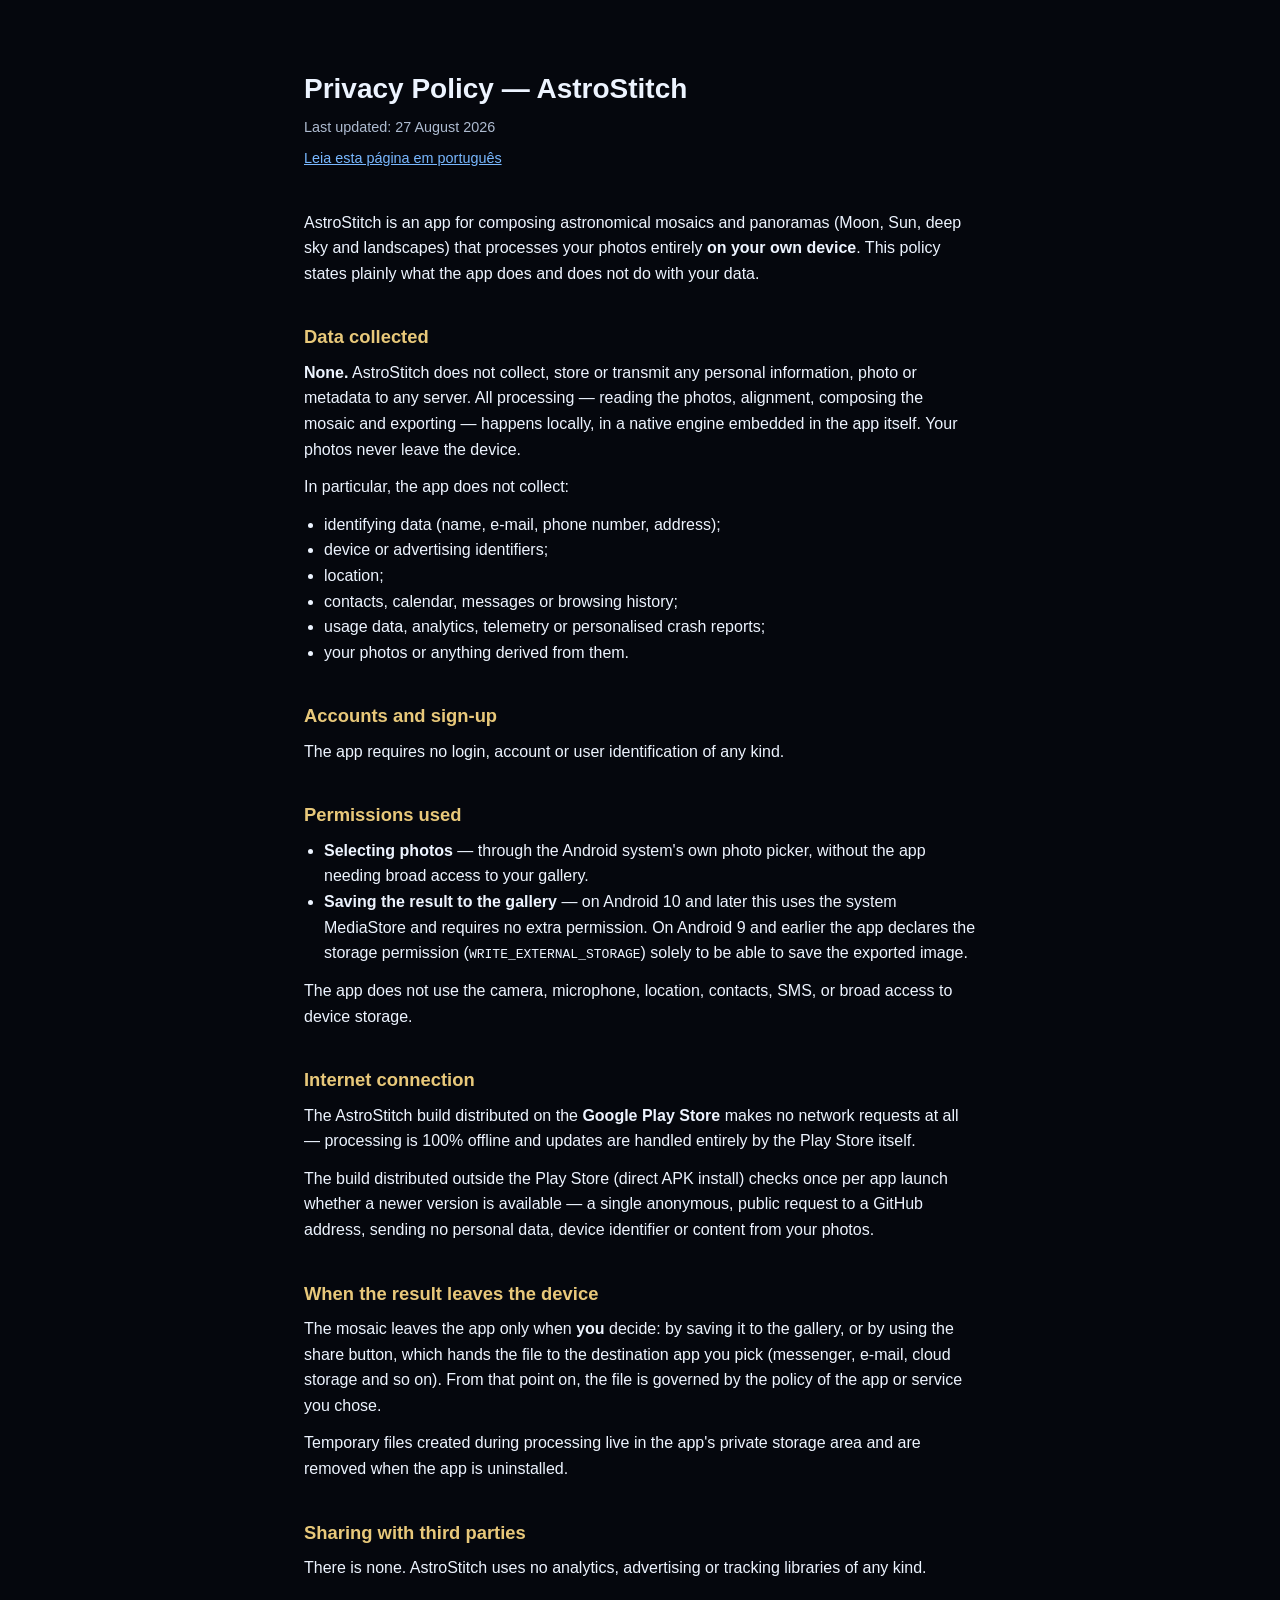
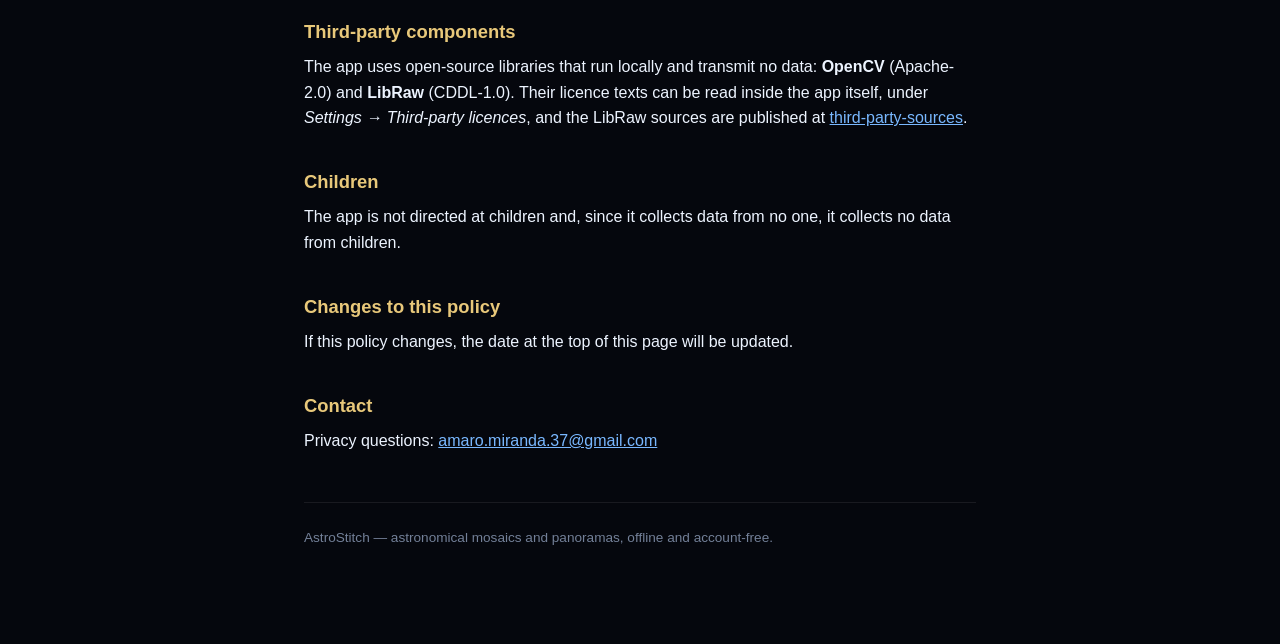
<file: privacy-policy.en.html>
<!doctype html>
<html lang="en">
<head>
<meta charset="utf-8">
<meta name="viewport" content="width=device-width, initial-scale=1">
<title>Privacy Policy — AstroStitch</title>
<style>
  :root { color-scheme: dark; }
  * { box-sizing: border-box; }
  body {
    margin: 0;
    background: #05070D;
    color: #EDF4FF;
    font-family: -apple-system, BlinkMacSystemFont, "Segoe UI", Roboto, Helvetica, Arial, sans-serif;
    line-height: 1.6;
  }
  main {
    max-width: 720px;
    margin: 0 auto;
    padding: 48px 24px 96px;
  }
  h1 {
    font-size: 1.75rem;
    margin-bottom: 4px;
  }
  .updated {
    color: #AEBBD0;
    font-size: 0.9rem;
    margin-bottom: 8px;
  }
  .lang {
    font-size: 0.9rem;
    margin-bottom: 40px;
  }
  h2 {
    font-size: 1.15rem;
    color: #E8C87A;
    margin-top: 36px;
    margin-bottom: 8px;
  }
  p, li { color: #EDF4FF; }
  p { margin: 0 0 12px; }
  ul { margin: 0 0 12px; padding-left: 20px; }
  a { color: #79B8FF; }
  .footer {
    margin-top: 48px;
    padding-top: 24px;
    border-top: 1px solid rgba(255,255,255,0.08);
    color: #738098;
    font-size: 0.85rem;
  }
</style>
</head>
<body>
<main>
  <h1>Privacy Policy — AstroStitch</h1>
  <p class="updated">Last updated: 27 August 2026</p>
  <p class="lang"><a href="privacy-policy.html">Leia esta página em português</a></p>

  <p>
    AstroStitch is an app for composing astronomical mosaics and panoramas
    (Moon, Sun, deep sky and landscapes) that processes your photos entirely
    <strong>on your own device</strong>. This policy states plainly what the
    app does and does not do with your data.
  </p>

  <h2>Data collected</h2>
  <p>
    <strong>None.</strong> AstroStitch does not collect, store or transmit any
    personal information, photo or metadata to any server. All processing —
    reading the photos, alignment, composing the mosaic and exporting — happens
    locally, in a native engine embedded in the app itself. Your photos never
    leave the device.
  </p>
  <p>
    In particular, the app does not collect:
  </p>
  <ul>
    <li>identifying data (name, e-mail, phone number, address);</li>
    <li>device or advertising identifiers;</li>
    <li>location;</li>
    <li>contacts, calendar, messages or browsing history;</li>
    <li>usage data, analytics, telemetry or personalised crash reports;</li>
    <li>your photos or anything derived from them.</li>
  </ul>

  <h2>Accounts and sign-up</h2>
  <p>
    The app requires no login, account or user identification of any kind.
  </p>

  <h2>Permissions used</h2>
  <ul>
    <li>
      <strong>Selecting photos</strong> — through the Android system's own
      photo picker, without the app needing broad access to your gallery.
    </li>
    <li>
      <strong>Saving the result to the gallery</strong> — on Android 10 and
      later this uses the system MediaStore and requires no extra permission.
      On Android 9 and earlier the app declares the storage permission
      (<code>WRITE_EXTERNAL_STORAGE</code>) solely to be able to save the
      exported image.
    </li>
  </ul>
  <p>
    The app does not use the camera, microphone, location, contacts, SMS, or
    broad access to device storage.
  </p>

  <h2>Internet connection</h2>
  <p>
    The AstroStitch build distributed on the <strong>Google Play Store</strong>
    makes no network requests at all — processing is 100% offline and updates
    are handled entirely by the Play Store itself.
  </p>
  <p>
    The build distributed outside the Play Store (direct APK install) checks
    once per app launch whether a newer version is available — a single
    anonymous, public request to a GitHub address, sending no personal data,
    device identifier or content from your photos.
  </p>

  <h2>When the result leaves the device</h2>
  <p>
    The mosaic leaves the app only when <strong>you</strong> decide: by saving
    it to the gallery, or by using the share button, which hands the file to
    the destination app you pick (messenger, e-mail, cloud storage and so on).
    From that point on, the file is governed by the policy of the app or
    service you chose.
  </p>
  <p>
    Temporary files created during processing live in the app's private storage
    area and are removed when the app is uninstalled.
  </p>

  <h2>Sharing with third parties</h2>
  <p>
    There is none. AstroStitch uses no analytics, advertising or tracking
    libraries of any kind.
  </p>

  <h2>Third-party components</h2>
  <p>
    The app uses open-source libraries that run locally and transmit no data:
    <strong>OpenCV</strong> (Apache-2.0) and <strong>LibRaw</strong>
    (CDDL-1.0). Their licence texts can be read inside the app itself, under
    <em>Settings → Third-party licences</em>, and the LibRaw sources are
    published at
    <a href="https://github.com/AmaroMiranda/astro-stitch-releases/tree/main/third-party-sources">third-party-sources</a>.
  </p>

  <h2>Children</h2>
  <p>
    The app is not directed at children and, since it collects data from no
    one, it collects no data from children.
  </p>

  <h2>Changes to this policy</h2>
  <p>
    If this policy changes, the date at the top of this page will be updated.
  </p>

  <h2>Contact</h2>
  <p>
    Privacy questions: <a href="mailto:amaro.miranda.37@gmail.com">amaro.miranda.37@gmail.com</a>
  </p>

  <div class="footer">
    AstroStitch — astronomical mosaics and panoramas, offline and account-free.
  </div>
</main>
</body>
</html>
</file>
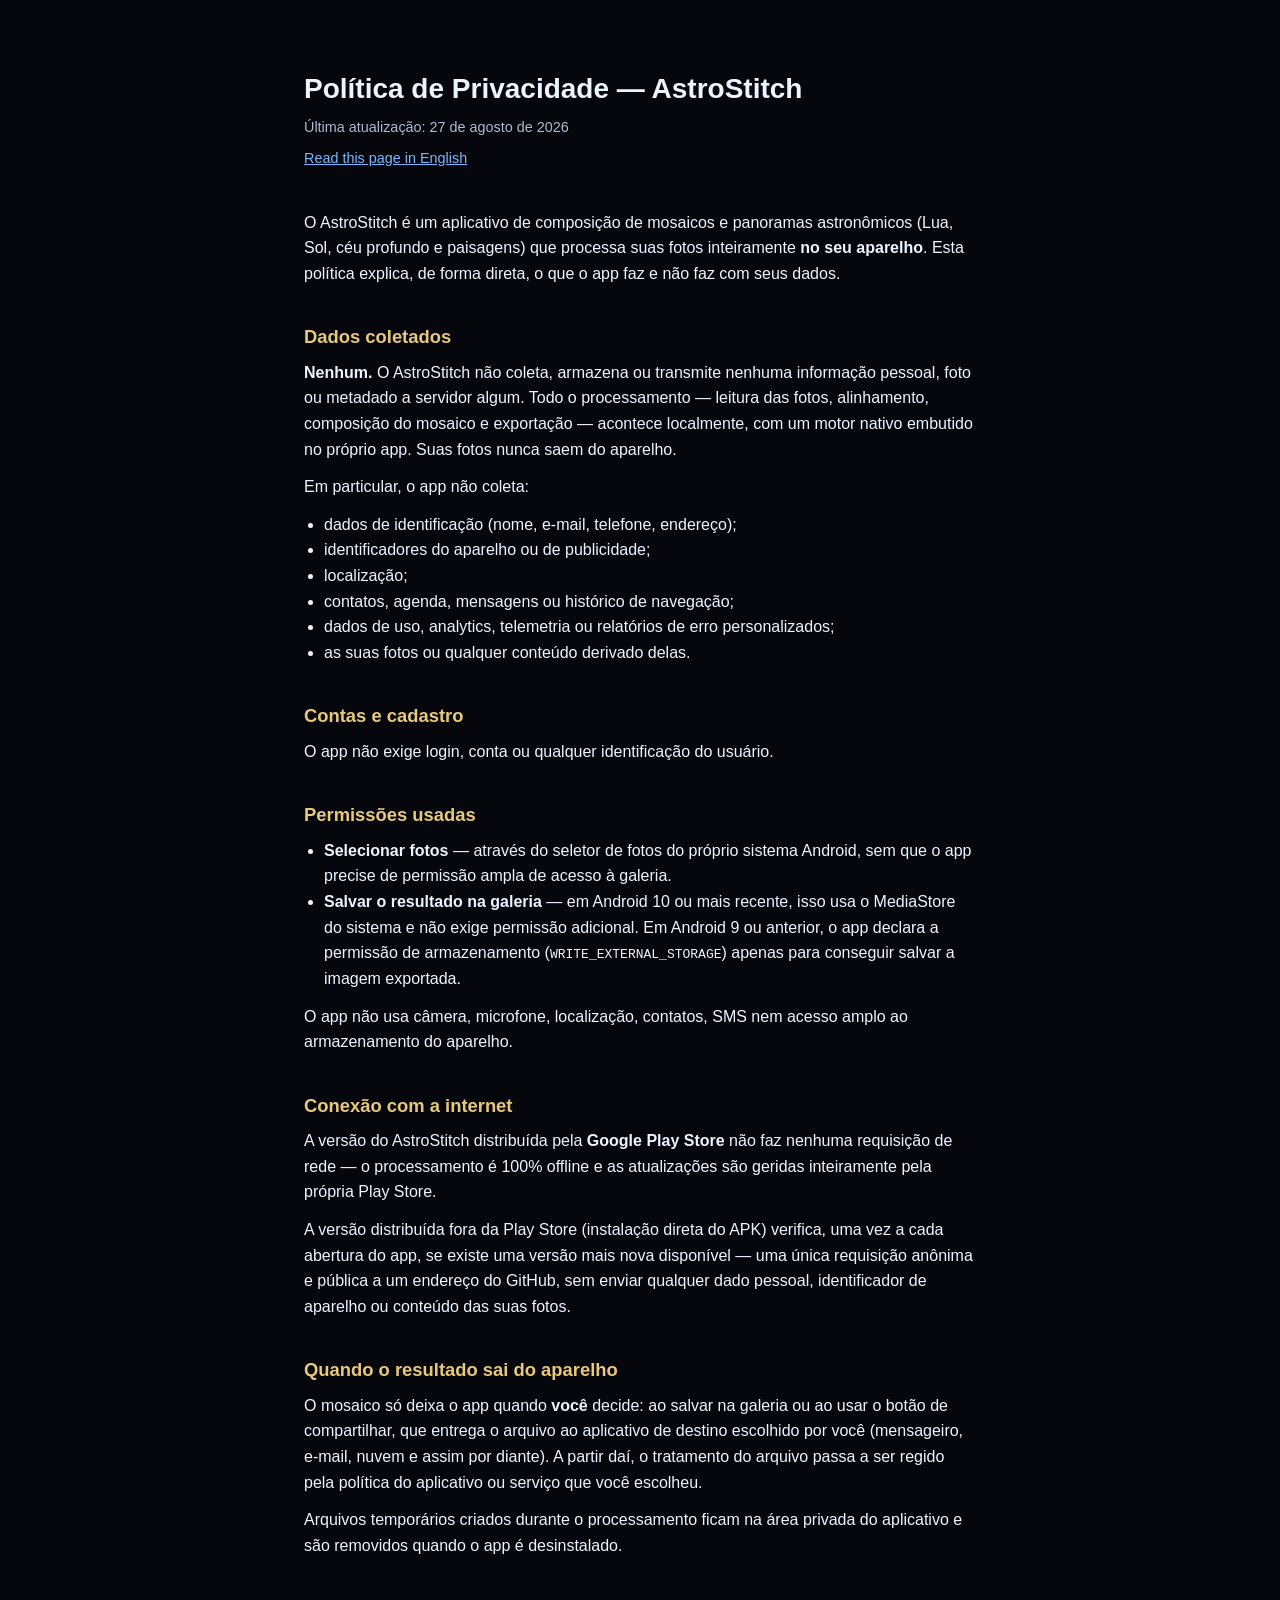
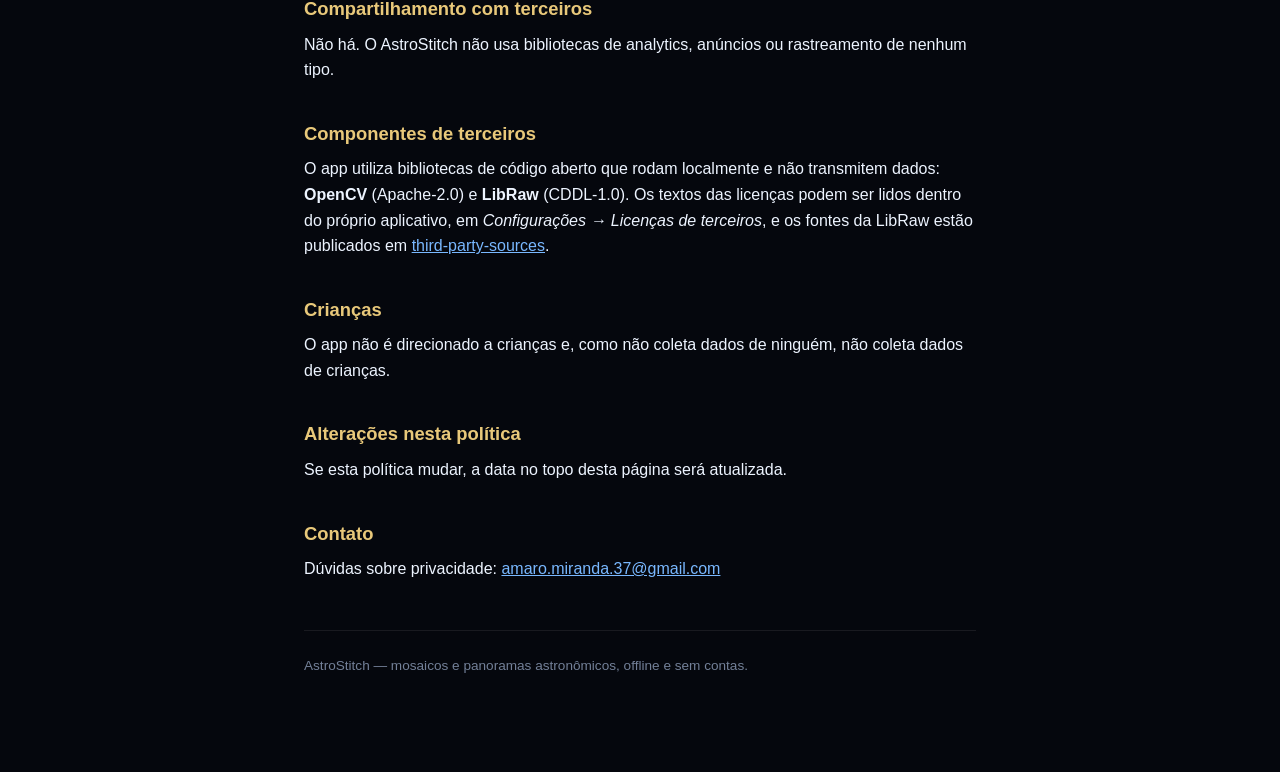
<file: privacy-policy.html>
<!doctype html>
<html lang="pt-BR">
<head>
<meta charset="utf-8">
<meta name="viewport" content="width=device-width, initial-scale=1">
<title>Política de Privacidade — AstroStitch</title>
<style>
  :root { color-scheme: dark; }
  * { box-sizing: border-box; }
  body {
    margin: 0;
    background: #05070D;
    color: #EDF4FF;
    font-family: -apple-system, BlinkMacSystemFont, "Segoe UI", Roboto, Helvetica, Arial, sans-serif;
    line-height: 1.6;
  }
  main {
    max-width: 720px;
    margin: 0 auto;
    padding: 48px 24px 96px;
  }
  h1 {
    font-size: 1.75rem;
    margin-bottom: 4px;
  }
  .updated {
    color: #AEBBD0;
    font-size: 0.9rem;
    margin-bottom: 8px;
  }
  .lang {
    font-size: 0.9rem;
    margin-bottom: 40px;
  }
  h2 {
    font-size: 1.15rem;
    color: #E8C87A;
    margin-top: 36px;
    margin-bottom: 8px;
  }
  p, li { color: #EDF4FF; }
  p { margin: 0 0 12px; }
  ul { margin: 0 0 12px; padding-left: 20px; }
  a { color: #79B8FF; }
  .footer {
    margin-top: 48px;
    padding-top: 24px;
    border-top: 1px solid rgba(255,255,255,0.08);
    color: #738098;
    font-size: 0.85rem;
  }
</style>
</head>
<body>
<main>
  <h1>Política de Privacidade — AstroStitch</h1>
  <p class="updated">Última atualização: 27 de agosto de 2026</p>
  <p class="lang"><a href="privacy-policy.en.html">Read this page in English</a></p>

  <p>
    O AstroStitch é um aplicativo de composição de mosaicos e panoramas
    astronômicos (Lua, Sol, céu profundo e paisagens) que processa suas
    fotos inteiramente <strong>no seu aparelho</strong>. Esta política
    explica, de forma direta, o que o app faz e não faz com seus dados.
  </p>

  <h2>Dados coletados</h2>
  <p>
    <strong>Nenhum.</strong> O AstroStitch não coleta, armazena ou
    transmite nenhuma informação pessoal, foto ou metadado a servidor
    algum. Todo o processamento — leitura das fotos, alinhamento,
    composição do mosaico e exportação — acontece localmente, com um
    motor nativo embutido no próprio app. Suas fotos nunca saem do
    aparelho.
  </p>
  <p>
    Em particular, o app não coleta:
  </p>
  <ul>
    <li>dados de identificação (nome, e-mail, telefone, endereço);</li>
    <li>identificadores do aparelho ou de publicidade;</li>
    <li>localização;</li>
    <li>contatos, agenda, mensagens ou histórico de navegação;</li>
    <li>dados de uso, analytics, telemetria ou relatórios de erro personalizados;</li>
    <li>as suas fotos ou qualquer conteúdo derivado delas.</li>
  </ul>

  <h2>Contas e cadastro</h2>
  <p>
    O app não exige login, conta ou qualquer identificação do usuário.
  </p>

  <h2>Permissões usadas</h2>
  <ul>
    <li>
      <strong>Selecionar fotos</strong> — através do seletor de fotos do
      próprio sistema Android, sem que o app precise de permissão ampla
      de acesso à galeria.
    </li>
    <li>
      <strong>Salvar o resultado na galeria</strong> — em Android 10 ou
      mais recente, isso usa o MediaStore do sistema e não exige
      permissão adicional. Em Android 9 ou anterior, o app declara a
      permissão de armazenamento (<code>WRITE_EXTERNAL_STORAGE</code>)
      apenas para conseguir salvar a imagem exportada.
    </li>
  </ul>
  <p>
    O app não usa câmera, microfone, localização, contatos, SMS nem
    acesso amplo ao armazenamento do aparelho.
  </p>

  <h2>Conexão com a internet</h2>
  <p>
    A versão do AstroStitch distribuída pela <strong>Google Play Store</strong>
    não faz nenhuma requisição de rede — o processamento é 100% offline e
    as atualizações são geridas inteiramente pela própria Play Store.
  </p>
  <p>
    A versão distribuída fora da Play Store (instalação direta do APK)
    verifica, uma vez a cada abertura do app, se existe uma versão mais
    nova disponível — uma única requisição anônima e pública a um
    endereço do GitHub, sem enviar qualquer dado pessoal, identificador
    de aparelho ou conteúdo das suas fotos.
  </p>

  <h2>Quando o resultado sai do aparelho</h2>
  <p>
    O mosaico só deixa o app quando <strong>você</strong> decide: ao
    salvar na galeria ou ao usar o botão de compartilhar, que entrega o
    arquivo ao aplicativo de destino escolhido por você (mensageiro,
    e-mail, nuvem e assim por diante). A partir daí, o tratamento do
    arquivo passa a ser regido pela política do aplicativo ou serviço
    que você escolheu.
  </p>
  <p>
    Arquivos temporários criados durante o processamento ficam na área
    privada do aplicativo e são removidos quando o app é desinstalado.
  </p>

  <h2>Compartilhamento com terceiros</h2>
  <p>
    Não há. O AstroStitch não usa bibliotecas de analytics, anúncios ou
    rastreamento de nenhum tipo.
  </p>

  <h2>Componentes de terceiros</h2>
  <p>
    O app utiliza bibliotecas de código aberto que rodam localmente e não
    transmitem dados: <strong>OpenCV</strong> (Apache-2.0) e
    <strong>LibRaw</strong> (CDDL-1.0). Os textos das licenças podem ser
    lidos dentro do próprio aplicativo, em
    <em>Configurações → Licenças de terceiros</em>, e os fontes da LibRaw
    estão publicados em
    <a href="https://github.com/AmaroMiranda/astro-stitch-releases/tree/main/third-party-sources">third-party-sources</a>.
  </p>

  <h2>Crianças</h2>
  <p>
    O app não é direcionado a crianças e, como não coleta dados de
    ninguém, não coleta dados de crianças.
  </p>

  <h2>Alterações nesta política</h2>
  <p>
    Se esta política mudar, a data no topo desta página será atualizada.
  </p>

  <h2>Contato</h2>
  <p>
    Dúvidas sobre privacidade: <a href="mailto:amaro.miranda.37@gmail.com">amaro.miranda.37@gmail.com</a>
  </p>

  <div class="footer">
    AstroStitch — mosaicos e panoramas astronômicos, offline e sem contas.
  </div>
</main>
</body>
</html>
</file>
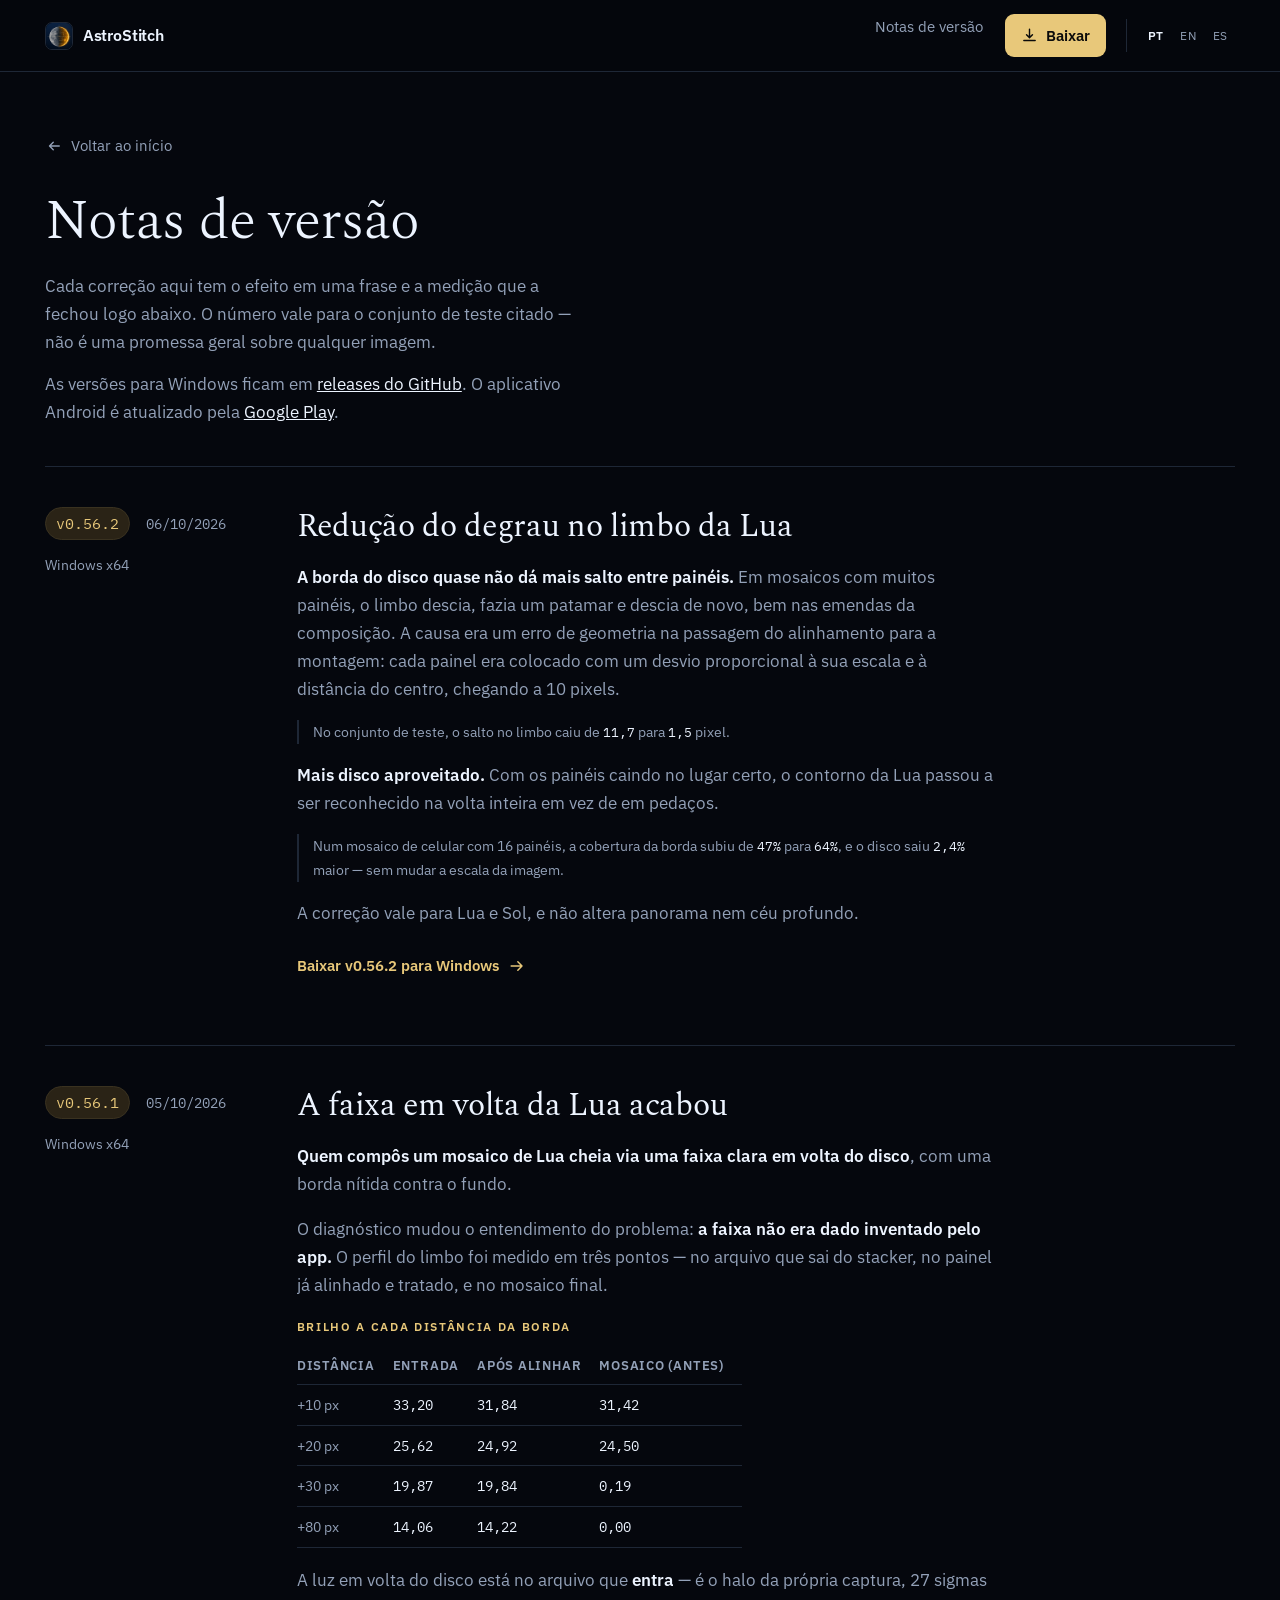
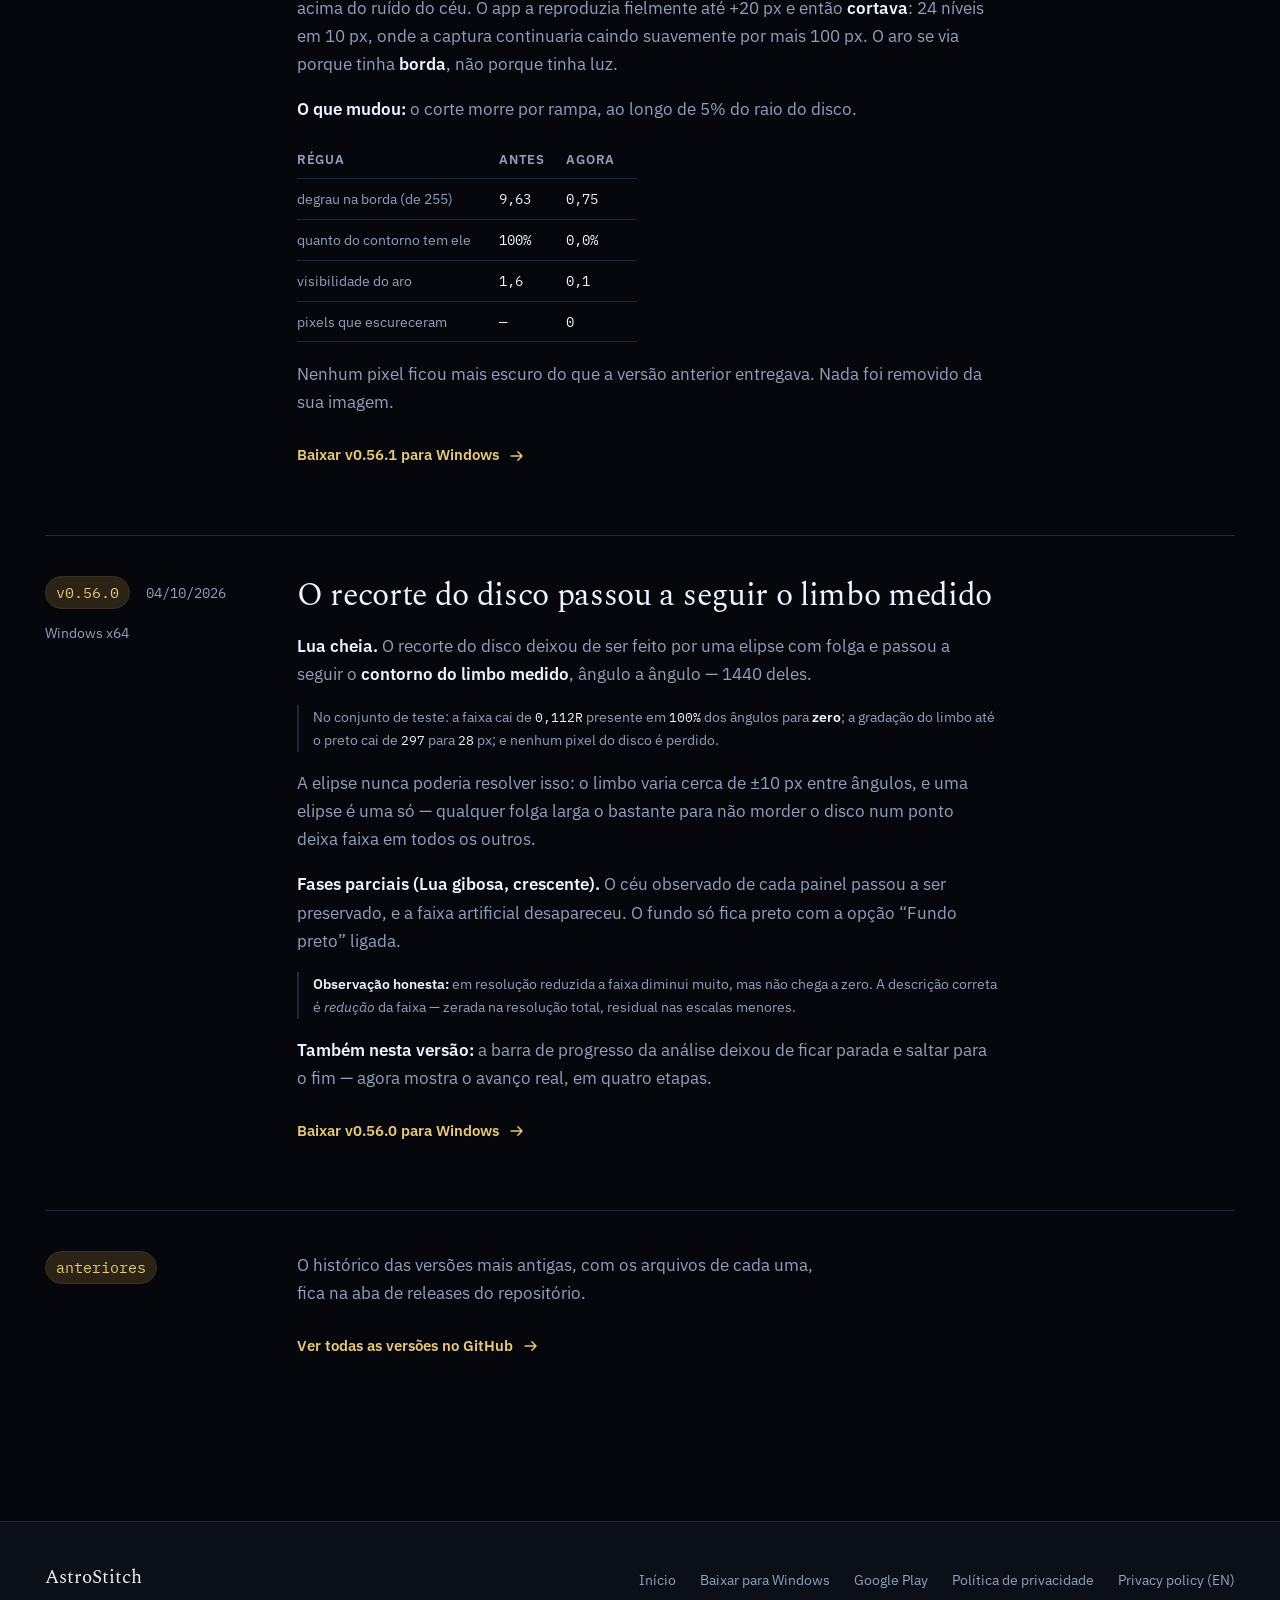
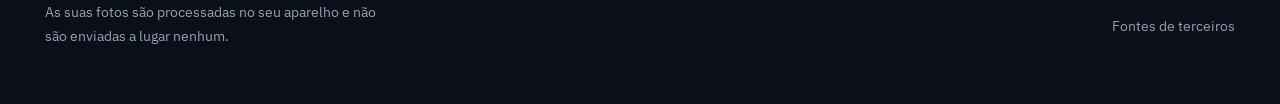
<file: releases.html>
<!doctype html>
<html lang="pt-BR">
<head>
<meta charset="utf-8">
<meta name="viewport" content="width=device-width, initial-scale=1">
<title>Notas de versão — AstroStitch</title>
<meta name="description" content="O que mudou em cada versão do AstroStitch, com a medição que fechou cada correção.">
<meta name="theme-color" content="#05070D">
<link rel="canonical" href="https://amaromiranda.github.io/astro-stitch-releases/releases.html">
<link rel="alternate" hreflang="pt-BR" href="https://amaromiranda.github.io/astro-stitch-releases/releases.html">
<link rel="alternate" hreflang="en" href="https://amaromiranda.github.io/astro-stitch-releases/en/releases.html">
<link rel="alternate" hreflang="es" href="https://amaromiranda.github.io/astro-stitch-releases/es/releases.html">
<link rel="alternate" hreflang="x-default" href="https://amaromiranda.github.io/astro-stitch-releases/releases.html">

<link rel="icon" href="assets/icone-32.png" sizes="32x32" type="image/png">
<link rel="apple-touch-icon" href="assets/icone-180.png">
<link rel="preconnect" href="https://fonts.googleapis.com">
<link rel="preconnect" href="https://fonts.gstatic.com" crossorigin>
<link rel="stylesheet" href="https://fonts.googleapis.com/css2?family=IBM+Plex+Mono:wght@400&family=IBM+Plex+Sans:wght@400;600&family=Spectral:wght@300;400&display=swap">
<link rel="stylesheet" href="assets/site.css">
</head>
<body>

<a class="pular" href="#conteudo">Pular para o conteúdo</a>

<header class="topo">
  <div class="faixa">
    <a class="marca" href="./" aria-label="AstroStitch — início">
      <img class="marca-icone" src="assets/icone-64.png" width="28" height="28"
           alt="" decoding="async">
      <span>AstroStitch</span>
    </a>
    <nav class="navegacao" aria-label="Principal">
      <a href="releases.html" aria-current="page">Notas de versão</a>
      <a class="nav-baixar" href="./#obter">
        <svg viewBox="0 0 24 24" aria-hidden="true" focusable="false">
          <path d="M12 3v12m0 0 4.2-4.2M12 15l-4.2-4.2M4 19h16"
                fill="none" stroke="currentColor" stroke-width="2"
                stroke-linecap="round" stroke-linejoin="round"/>
        </svg>
        <span class="nav-rotulo">Baixar</span>
      </a>
    </nav>
    <div class="idiomas" role="group" aria-label="Idioma / Language">
      <a href="releases.html" hreflang="pt-BR" lang="pt-BR" aria-current="true">PT</a>
      <a href="en/releases.html" hreflang="en" lang="en">EN</a>
      <a href="es/releases.html" hreflang="es" lang="es">ES</a>
    </div>
  </div>
</header>

<main id="conteudo">

  <div class="topo-pagina">
    <a class="voltar" href="./">
      <svg viewBox="0 0 24 24" aria-hidden="true" focusable="false">
        <path d="M19 12H6m0 0 5-5m-5 5 5 5" fill="none" stroke="currentColor"
              stroke-width="1.8" stroke-linecap="round" stroke-linejoin="round"/>
      </svg>
      Voltar ao início
    </a>
    <h1>Notas de versão</h1>
    <p class="linha-fina">
      Cada correção aqui tem o efeito em uma frase e a medição que a fechou
      logo abaixo. O número vale para o conjunto de teste citado — não é uma
      promessa geral sobre qualquer imagem.
    </p>
    <p class="linha-fina">
      As versões para Windows ficam em
      <a href="https://github.com/AmaroMiranda/astro-stitch-releases/releases">releases do GitHub</a>.
      O aplicativo Android é atualizado pela
      <a href="https://play.google.com/store/apps/details?id=com.astrostitch.app">Google Play</a>.
    </p>
  </div>

  <div class="lista-versoes">

    <!-- ============================================================ 0.56.2 -->
    <article class="versao" id="v0-56-2">
      <div class="versao-cabecalho">
        <div class="versao-meta">
          <span class="versao-tag">v0.56.2</span>
          <time class="versao-data" datetime="2026-10-06">06/10/2026</time>
        </div>
        <p class="versao-plataforma">Windows x64</p>
      </div>
      <div class="versao-corpo">
        <h2>Redução do degrau no limbo da Lua</h2>

        <p><strong>A borda do disco quase não dá mais salto entre painéis.</strong>
          Em mosaicos com muitos painéis, o limbo descia, fazia um patamar e
          descia de novo, bem nas emendas da composição. A causa era um
          erro de geometria na passagem do alinhamento para a montagem: cada
          painel era colocado com um desvio proporcional à sua escala e à
          distância do centro, chegando a 10 pixels.</p>
        <p class="medicao">No conjunto de teste, o salto no limbo caiu de
          <span class="dado">11,7</span> para <span class="dado">1,5</span> pixel.</p>

        <p><strong>Mais disco aproveitado.</strong> Com os painéis caindo no
          lugar certo, o contorno da Lua passou a ser reconhecido na volta
          inteira em vez de em pedaços.</p>
        <p class="medicao">Num mosaico de celular com 16 painéis, a cobertura da
          borda subiu de <span class="dado">47%</span> para
          <span class="dado">64%</span>, e o disco saiu
          <span class="dado">2,4%</span> maior — sem mudar a escala da imagem.</p>

        <p>A correção vale para Lua e Sol, e não altera panorama nem céu profundo.</p>

        <p>
          <a class="baixar-versao" href="https://github.com/AmaroMiranda/astro-stitch-releases/releases/download/v0.56.2/AstroStitch-v0.56.2-windows-x64.zip" download>
            Baixar v0.56.2 para Windows
            <svg viewBox="0 0 24 24" aria-hidden="true" focusable="false">
              <path d="M5 12h13m0 0-5-5m5 5-5 5" fill="none" stroke="currentColor"
                    stroke-width="1.8" stroke-linecap="round" stroke-linejoin="round"/>
            </svg>
          </a>
        </p>
      </div>
    </article>

    <!-- ============================================================ 0.56.1 -->
    <article class="versao" id="v0-56-1">
      <div class="versao-cabecalho">
        <div class="versao-meta">
          <span class="versao-tag">v0.56.1</span>
          <time class="versao-data" datetime="2026-10-05">05/10/2026</time>
        </div>
        <p class="versao-plataforma">Windows x64</p>
      </div>
      <div class="versao-corpo">
        <h2>A faixa em volta da Lua acabou</h2>

        <p><strong>Quem compôs um mosaico de Lua cheia via uma faixa clara em
          volta do disco</strong>, com uma borda nítida contra o fundo.</p>

        <p>O diagnóstico mudou o entendimento do problema: <strong>a faixa não
          era dado inventado pelo app.</strong> O perfil do limbo foi medido em
          três pontos — no arquivo que sai do stacker, no painel já alinhado e
          tratado, e no mosaico final.</p>

        <div class="tabela-envolve" role="region" tabindex="0"
             aria-label="Brilho a cada distância da borda">
          <table>
            <caption class="rotulo">Brilho a cada distância da borda</caption>
            <thead>
              <tr><th>distância</th><th>entrada</th><th>após alinhar</th><th>mosaico (antes)</th></tr>
            </thead>
            <tbody>
              <tr><td>+10 px</td><td>33,20</td><td>31,84</td><td>31,42</td></tr>
              <tr><td>+20 px</td><td>25,62</td><td>24,92</td><td>24,50</td></tr>
              <tr><td>+30 px</td><td>19,87</td><td>19,84</td><td>0,19</td></tr>
              <tr><td>+80 px</td><td>14,06</td><td>14,22</td><td>0,00</td></tr>
            </tbody>
          </table>
        </div>

        <p>A luz em volta do disco está no arquivo que <strong>entra</strong> —
          é o halo da própria captura, 27 sigmas acima do ruído do céu. O app a
          reproduzia fielmente até +20 px e então <strong>cortava</strong>: 24
          níveis em 10 px, onde a captura continuaria caindo suavemente por mais
          100 px. O aro se via porque tinha <strong>borda</strong>, não porque
          tinha luz.</p>

        <p><strong>O que mudou:</strong> o corte morre por rampa, ao longo de 5%
          do raio do disco.</p>

        <div class="tabela-envolve" role="region" tabindex="0"
             aria-label="Réguas antes e depois da correção">
          <table>
            <thead>
              <tr><th>régua</th><th>antes</th><th>agora</th></tr>
            </thead>
            <tbody>
              <tr><td>degrau na borda (de 255)</td><td>9,63</td><td>0,75</td></tr>
              <tr><td>quanto do contorno tem ele</td><td>100%</td><td>0,0%</td></tr>
              <tr><td>visibilidade do aro</td><td>1,6</td><td>0,1</td></tr>
              <tr><td>pixels que escureceram</td><td>—</td><td>0</td></tr>
            </tbody>
          </table>
        </div>

        <p>Nenhum pixel ficou mais escuro do que a versão anterior entregava.
          Nada foi removido da sua imagem.</p>

        <p>
          <a class="baixar-versao" href="https://github.com/AmaroMiranda/astro-stitch-releases/releases/download/v0.56.1/AstroStitch-v0.56.1-windows-x64.zip" download>
            Baixar v0.56.1 para Windows
            <svg viewBox="0 0 24 24" aria-hidden="true" focusable="false">
              <path d="M5 12h13m0 0-5-5m5 5-5 5" fill="none" stroke="currentColor"
                    stroke-width="1.8" stroke-linecap="round" stroke-linejoin="round"/>
            </svg>
          </a>
        </p>
      </div>
    </article>

    <!-- ============================================================ 0.56.0 -->
    <article class="versao" id="v0-56-0">
      <div class="versao-cabecalho">
        <div class="versao-meta">
          <span class="versao-tag">v0.56.0</span>
          <time class="versao-data" datetime="2026-10-04">04/10/2026</time>
        </div>
        <p class="versao-plataforma">Windows x64</p>
      </div>
      <div class="versao-corpo">
        <h2>O recorte do disco passou a seguir o limbo medido</h2>

        <p><strong>Lua cheia.</strong> O recorte do disco deixou de ser feito por
          uma elipse com folga e passou a seguir o <strong>contorno do limbo
          medido</strong>, ângulo a ângulo — 1440 deles.</p>
        <p class="medicao">No conjunto de teste: a faixa cai de
          <span class="dado">0,112R</span> presente em
          <span class="dado">100%</span> dos ângulos para <strong>zero</strong>;
          a gradação do limbo até o preto cai de <span class="dado">297</span>
          para <span class="dado">28</span> px; e nenhum pixel do disco é
          perdido.</p>

        <p>A elipse nunca poderia resolver isso: o limbo varia cerca de ±10 px
          entre ângulos, e uma elipse é uma só — qualquer folga larga o bastante
          para não morder o disco num ponto deixa faixa em todos os outros.</p>

        <p><strong>Fases parciais (Lua gibosa, crescente).</strong> O céu
          observado de cada painel passou a ser preservado, e a faixa artificial
          desapareceu. O fundo só fica preto com a opção “Fundo preto” ligada.</p>

        <p class="medicao"><strong>Observação honesta:</strong> em resolução
          reduzida a faixa diminui muito, mas não chega a zero. A descrição
          correta é <em>redução</em> da faixa — zerada na resolução total,
          residual nas escalas menores.</p>

        <p><strong>Também nesta versão:</strong> a barra de progresso da análise
          deixou de ficar parada e saltar para o fim — agora mostra o avanço
          real, em quatro etapas.</p>

        <p>
          <a class="baixar-versao" href="https://github.com/AmaroMiranda/astro-stitch-releases/releases/download/v0.56.0/AstroStitch-v0.56.0-windows-x64.zip" download>
            Baixar v0.56.0 para Windows
            <svg viewBox="0 0 24 24" aria-hidden="true" focusable="false">
              <path d="M5 12h13m0 0-5-5m5 5-5 5" fill="none" stroke="currentColor"
                    stroke-width="1.8" stroke-linecap="round" stroke-linejoin="round"/>
            </svg>
          </a>
        </p>
      </div>
    </article>

    <article class="versao">
      <div class="versao-cabecalho">
        <div class="versao-meta"><span class="versao-tag">anteriores</span></div>
      </div>
      <div class="versao-corpo">
        <p class="linha-fina">
          O histórico das versões mais antigas, com os arquivos de cada uma,
          fica na aba de releases do repositório.
        </p>
        <p>
          <a class="baixar-versao" href="https://github.com/AmaroMiranda/astro-stitch-releases/releases">
            Ver todas as versões no GitHub
            <svg viewBox="0 0 24 24" aria-hidden="true" focusable="false">
              <path d="M5 12h13m0 0-5-5m5 5-5 5" fill="none" stroke="currentColor"
                    stroke-width="1.8" stroke-linecap="round" stroke-linejoin="round"/>
            </svg>
          </a>
        </p>
      </div>
    </article>

  </div>
</main>

<footer class="rodape">
  <div class="rodape-conteudo">
    <div class="rodape-marca">
      <p class="rodape-nome">AstroStitch</p>
      <p class="rodape-sub">
        As suas fotos são processadas no seu aparelho e não são enviadas a
        lugar nenhum.
      </p>
    </div>
    <nav class="rodape-links" aria-label="Rodapé">
      <a href="./">Início</a>
      <a href="https://github.com/AmaroMiranda/astro-stitch-releases/releases/download/v0.56.2/AstroStitch-v0.56.2-windows-x64.zip" download>Baixar para Windows</a>
      <a href="https://play.google.com/store/apps/details?id=com.astrostitch.app">Google Play</a>
      <a href="privacy-policy.html">Política de privacidade</a>
      <a href="privacy-policy.en.html">Privacy policy (EN)</a>
      <a href="third-party-sources/">Fontes de terceiros</a>
    </nav>
  </div>
</footer>

</body>
</html>
</file>
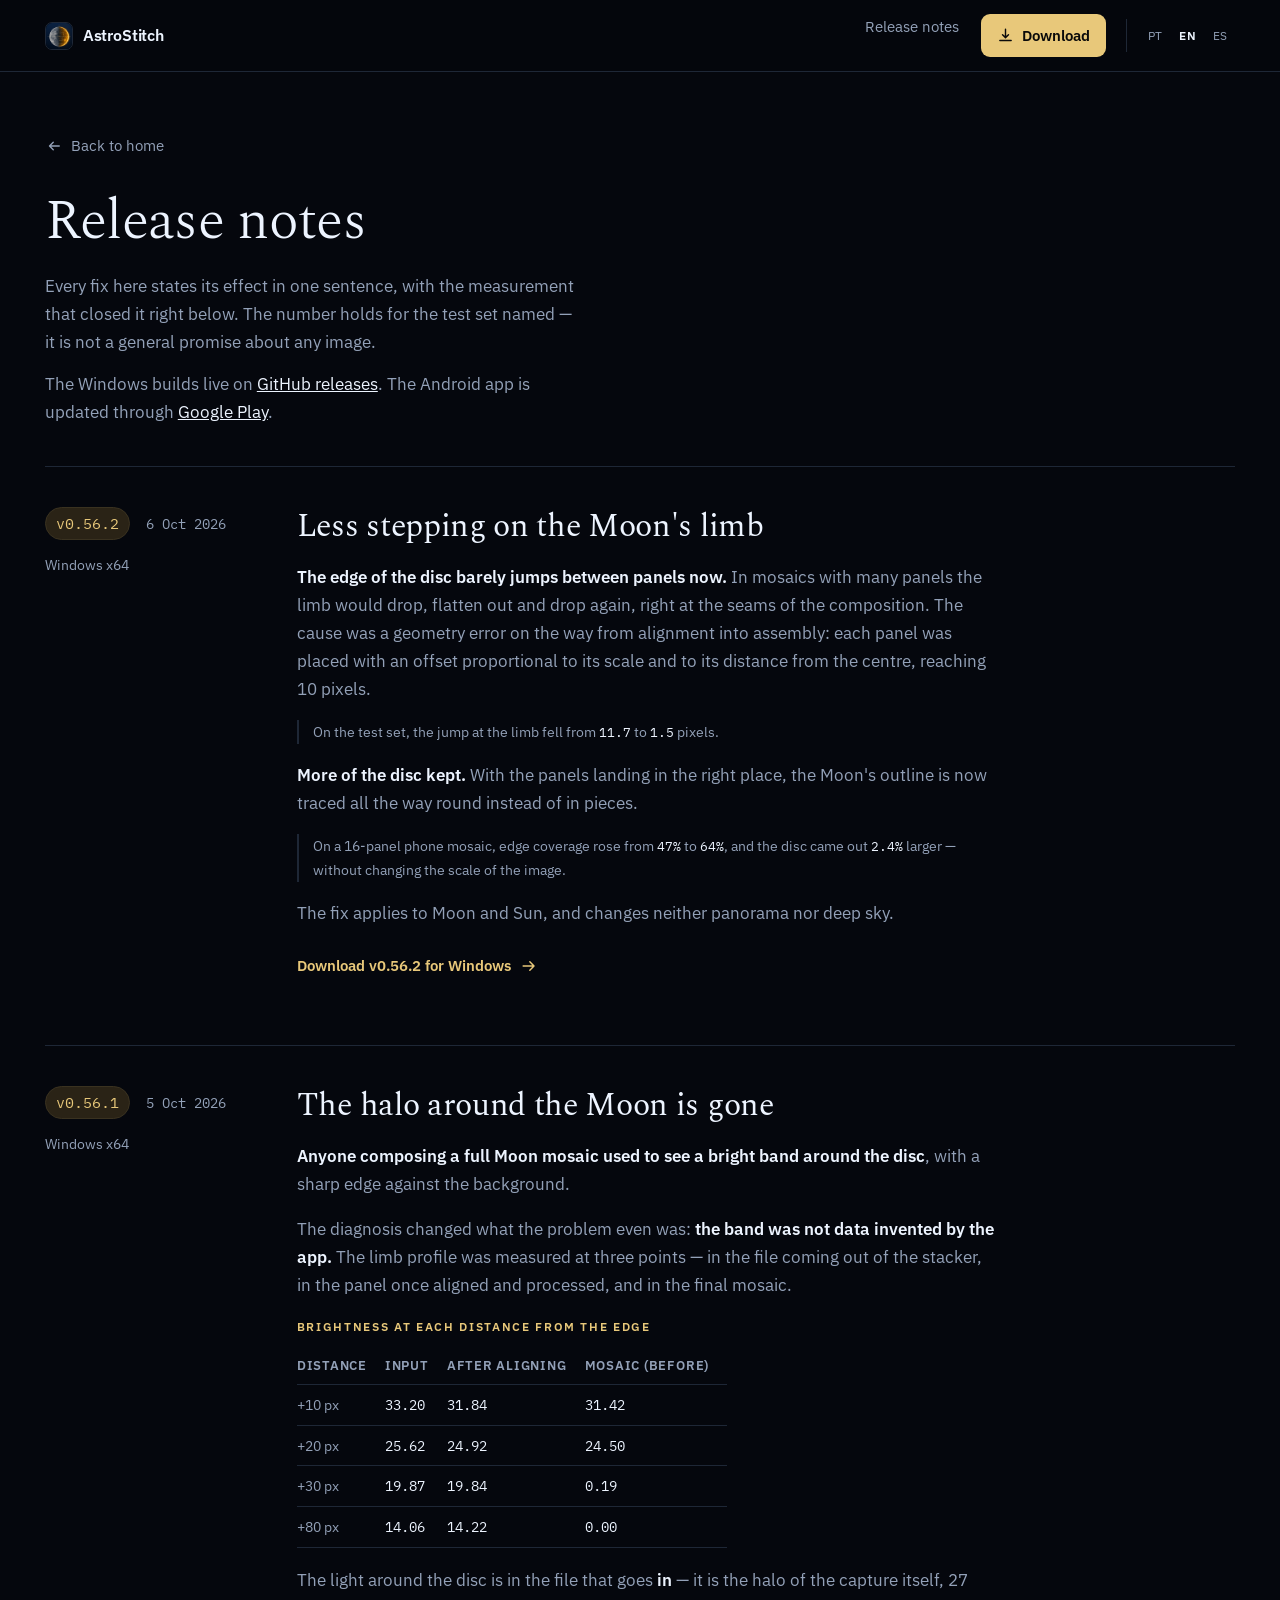
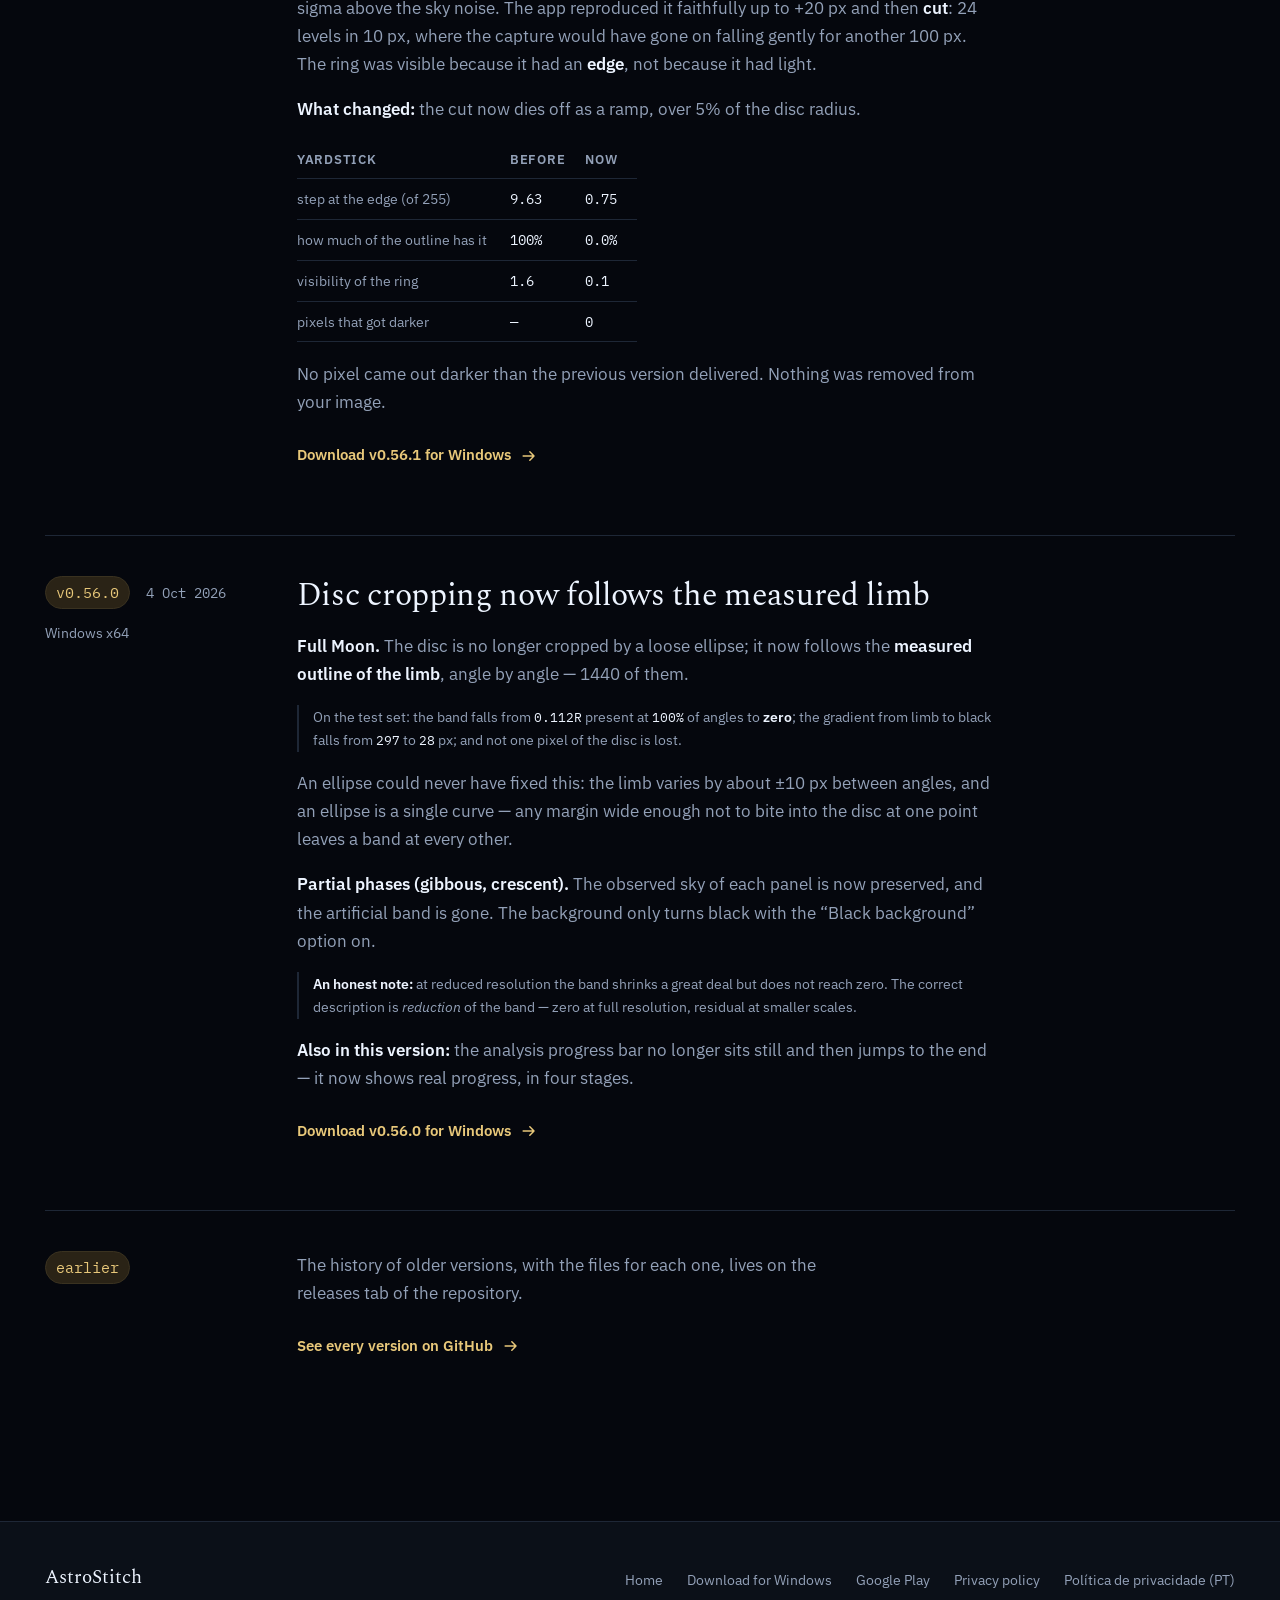
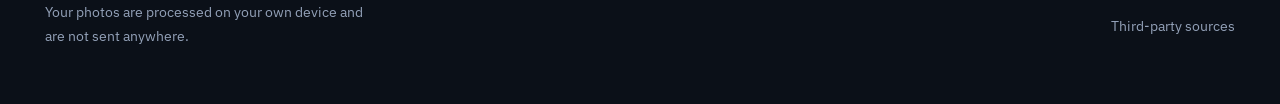
<file: en/releases.html>
<!doctype html>
<html lang="en">
<head>
<meta charset="utf-8">
<meta name="viewport" content="width=device-width, initial-scale=1">
<title>Release notes — AstroStitch</title>
<meta name="description" content="O que mudou em cada versão do AstroStitch, com a medição que fechou cada correção.">
<meta name="theme-color" content="#05070D">
<link rel="canonical" href="https://amaromiranda.github.io/astro-stitch-releases/en/releases.html">
<link rel="alternate" hreflang="pt-BR" href="https://amaromiranda.github.io/astro-stitch-releases/releases.html">
<link rel="alternate" hreflang="en" href="https://amaromiranda.github.io/astro-stitch-releases/en/releases.html">
<link rel="alternate" hreflang="es" href="https://amaromiranda.github.io/astro-stitch-releases/es/releases.html">
<link rel="alternate" hreflang="x-default" href="https://amaromiranda.github.io/astro-stitch-releases/releases.html">

<link rel="icon" href="../assets/icone-32.png" sizes="32x32" type="image/png">
<link rel="apple-touch-icon" href="../assets/icone-180.png">
<link rel="preconnect" href="https://fonts.googleapis.com">
<link rel="preconnect" href="https://fonts.gstatic.com" crossorigin>
<link rel="stylesheet" href="https://fonts.googleapis.com/css2?family=IBM+Plex+Mono:wght@400&family=IBM+Plex+Sans:wght@400;600&family=Spectral:wght@300;400&display=swap">
<link rel="stylesheet" href="../assets/site.css">
</head>
<body>

<a class="pular" href="#conteudo">Skip to content</a>

<header class="topo">
  <div class="faixa">
    <a class="marca" href="./" aria-label="AstroStitch — home">
      <img class="marca-icone" src="../assets/icone-64.png" width="28" height="28"
           alt="" decoding="async">
      <span>AstroStitch</span>
    </a>
    <nav class="navegacao" aria-label="Main">
      <a href="releases.html" aria-current="page">Release notes</a>
      <a class="nav-baixar" href="./#obter">
        <svg viewBox="0 0 24 24" aria-hidden="true" focusable="false">
          <path d="M12 3v12m0 0 4.2-4.2M12 15l-4.2-4.2M4 19h16"
                fill="none" stroke="currentColor" stroke-width="2"
                stroke-linecap="round" stroke-linejoin="round"/>
        </svg>
        <span class="nav-rotulo">Download</span>
      </a>
    </nav>
    <div class="idiomas" role="group" aria-label="Idioma / Language">
      <a href="../releases.html" hreflang="pt-BR" lang="pt-BR">PT</a>
      <a href="releases.html" hreflang="en" lang="en" aria-current="true">EN</a>
      <a href="../es/releases.html" hreflang="es" lang="es">ES</a>
    </div>
  </div>
</header>

<main id="conteudo">

  <div class="topo-pagina">
    <a class="voltar" href="./">
      <svg viewBox="0 0 24 24" aria-hidden="true" focusable="false">
        <path d="M19 12H6m0 0 5-5m-5 5 5 5" fill="none" stroke="currentColor"
              stroke-width="1.8" stroke-linecap="round" stroke-linejoin="round"/>
      </svg>
      Back to home
    </a>
    <h1>Release notes</h1>
    <p class="linha-fina">
      Every fix here states its effect in one sentence, with the measurement
      that closed it right below. The number holds for the test set named — it
      is not a general promise about any image.
    </p>
    <p class="linha-fina">
      The Windows builds live on
      <a href="https://github.com/AmaroMiranda/astro-stitch-releases/releases">GitHub releases</a>.
      The Android app is updated through
      <a href="https://play.google.com/store/apps/details?id=com.astrostitch.app">Google Play</a>.
    </p>
  </div>

  <div class="lista-versoes">

    <!-- ============================================================ 0.56.2 -->
    <article class="versao" id="v0-56-2">
      <div class="versao-cabecalho">
        <div class="versao-meta">
          <span class="versao-tag">v0.56.2</span>
          <time class="versao-data" datetime="2026-10-06">6 Oct 2026</time>
        </div>
        <p class="versao-plataforma">Windows x64</p>
      </div>
      <div class="versao-corpo">
        <h2>Less stepping on the Moon's limb</h2>

        <p><strong>The edge of the disc barely jumps between panels now.</strong>
          In mosaics with many panels the limb would drop, flatten out and drop
          again, right at the seams of the composition. The cause was a geometry
          error on the way from alignment into assembly: each panel was placed
          with an offset proportional to its scale and to its distance from the
          centre, reaching 10 pixels.</p>
        <p class="medicao">On the test set, the jump at the limb fell from
          <span class="dado">11.7</span> to <span class="dado">1.5</span> pixels.</p>

        <p><strong>More of the disc kept.</strong> With the panels landing in the
          right place, the Moon's outline is now traced all the way round instead
          of in pieces.</p>
        <p class="medicao">On a 16-panel phone mosaic, edge coverage rose from
          <span class="dado">47%</span> to <span class="dado">64%</span>, and the
          disc came out <span class="dado">2.4%</span> larger — without changing
          the scale of the image.</p>

        <p>The fix applies to Moon and Sun, and changes neither panorama nor deep
          sky.</p>

        <p>
          <a class="baixar-versao" href="https://github.com/AmaroMiranda/astro-stitch-releases/releases/download/v0.56.2/AstroStitch-v0.56.2-windows-x64.zip" download>
            Download v0.56.2 for Windows
            <svg viewBox="0 0 24 24" aria-hidden="true" focusable="false">
              <path d="M5 12h13m0 0-5-5m5 5-5 5" fill="none" stroke="currentColor"
                    stroke-width="1.8" stroke-linecap="round" stroke-linejoin="round"/>
            </svg>
          </a>
        </p>
      </div>
    </article>

    <!-- ============================================================ 0.56.1 -->
    <article class="versao" id="v0-56-1">
      <div class="versao-cabecalho">
        <div class="versao-meta">
          <span class="versao-tag">v0.56.1</span>
          <time class="versao-data" datetime="2026-10-05">5 Oct 2026</time>
        </div>
        <p class="versao-plataforma">Windows x64</p>
      </div>
      <div class="versao-corpo">
        <h2>The halo around the Moon is gone</h2>

        <p><strong>Anyone composing a full Moon mosaic used to see a bright band
          around the disc</strong>, with a sharp edge against the background.</p>

        <p>The diagnosis changed what the problem even was: <strong>the band was
          not data invented by the app.</strong> The limb profile was measured at
          three points — in the file coming out of the stacker, in the panel once
          aligned and processed, and in the final mosaic.</p>

        <div class="tabela-envolve" role="region" tabindex="0"
             aria-label="Brightness at each distance from the edge">
          <table>
            <caption class="rotulo">Brightness at each distance from the edge</caption>
            <thead>
              <tr><th>distance</th><th>input</th><th>after aligning</th><th>mosaic (before)</th></tr>
            </thead>
            <tbody>
              <tr><td>+10 px</td><td>33.20</td><td>31.84</td><td>31.42</td></tr>
              <tr><td>+20 px</td><td>25.62</td><td>24.92</td><td>24.50</td></tr>
              <tr><td>+30 px</td><td>19.87</td><td>19.84</td><td>0.19</td></tr>
              <tr><td>+80 px</td><td>14.06</td><td>14.22</td><td>0.00</td></tr>
            </tbody>
          </table>
        </div>

        <p>The light around the disc is in the file that goes <strong>in</strong> —
          it is the halo of the capture itself, 27 sigma above the sky noise. The
          app reproduced it faithfully up to +20 px and then <strong>cut</strong>:
          24 levels in 10 px, where the capture would have gone on falling gently
          for another 100 px. The ring was visible because it had an
          <strong>edge</strong>, not because it had light.</p>

        <p><strong>What changed:</strong> the cut now dies off as a ramp, over 5%
          of the disc radius.</p>

        <div class="tabela-envolve" role="region" tabindex="0"
             aria-label="Yardsticks before and after the fix">
          <table>
            <thead>
              <tr><th>yardstick</th><th>before</th><th>now</th></tr>
            </thead>
            <tbody>
              <tr><td>step at the edge (of 255)</td><td>9.63</td><td>0.75</td></tr>
              <tr><td>how much of the outline has it</td><td>100%</td><td>0.0%</td></tr>
              <tr><td>visibility of the ring</td><td>1.6</td><td>0.1</td></tr>
              <tr><td>pixels that got darker</td><td>—</td><td>0</td></tr>
            </tbody>
          </table>
        </div>

        <p>No pixel came out darker than the previous version delivered. Nothing
          was removed from your image.</p>

        <p>
          <a class="baixar-versao" href="https://github.com/AmaroMiranda/astro-stitch-releases/releases/download/v0.56.1/AstroStitch-v0.56.1-windows-x64.zip" download>
            Download v0.56.1 for Windows
            <svg viewBox="0 0 24 24" aria-hidden="true" focusable="false">
              <path d="M5 12h13m0 0-5-5m5 5-5 5" fill="none" stroke="currentColor"
                    stroke-width="1.8" stroke-linecap="round" stroke-linejoin="round"/>
            </svg>
          </a>
        </p>
      </div>
    </article>

    <!-- ============================================================ 0.56.0 -->
    <article class="versao" id="v0-56-0">
      <div class="versao-cabecalho">
        <div class="versao-meta">
          <span class="versao-tag">v0.56.0</span>
          <time class="versao-data" datetime="2026-10-04">4 Oct 2026</time>
        </div>
        <p class="versao-plataforma">Windows x64</p>
      </div>
      <div class="versao-corpo">
        <h2>Disc cropping now follows the measured limb</h2>

        <p><strong>Full Moon.</strong> The disc is no longer cropped by a loose
          ellipse; it now follows the <strong>measured outline of the limb</strong>,
          angle by angle — 1440 of them.</p>
        <p class="medicao">On the test set: the band falls from
          <span class="dado">0.112R</span> present at
          <span class="dado">100%</span> of angles to <strong>zero</strong>; the
          gradient from limb to black falls from <span class="dado">297</span> to
          <span class="dado">28</span> px; and not one pixel of the disc is
          lost.</p>

        <p>An ellipse could never have fixed this: the limb varies by about ±10 px
          between angles, and an ellipse is a single curve — any margin wide enough
          not to bite into the disc at one point leaves a band at every other.</p>

        <p><strong>Partial phases (gibbous, crescent).</strong> The observed sky of
          each panel is now preserved, and the artificial band is gone. The
          background only turns black with the “Black background” option on.</p>

        <p class="medicao"><strong>An honest note:</strong> at reduced resolution
          the band shrinks a great deal but does not reach zero. The correct
          description is <em>reduction</em> of the band — zero at full resolution,
          residual at smaller scales.</p>

        <p><strong>Also in this version:</strong> the analysis progress bar no
          longer sits still and then jumps to the end — it now shows real progress,
          in four stages.</p>

        <p>
          <a class="baixar-versao" href="https://github.com/AmaroMiranda/astro-stitch-releases/releases/download/v0.56.0/AstroStitch-v0.56.0-windows-x64.zip" download>
            Download v0.56.0 for Windows
            <svg viewBox="0 0 24 24" aria-hidden="true" focusable="false">
              <path d="M5 12h13m0 0-5-5m5 5-5 5" fill="none" stroke="currentColor"
                    stroke-width="1.8" stroke-linecap="round" stroke-linejoin="round"/>
            </svg>
          </a>
        </p>
      </div>
    </article>

    <article class="versao">
      <div class="versao-cabecalho">
        <div class="versao-meta"><span class="versao-tag">earlier</span></div>
      </div>
      <div class="versao-corpo">
        <p class="linha-fina">
          The history of older versions, with the files for each one, lives on the
          releases tab of the repository.
        </p>
        <p>
          <a class="baixar-versao" href="https://github.com/AmaroMiranda/astro-stitch-releases/releases">
            See every version on GitHub
            <svg viewBox="0 0 24 24" aria-hidden="true" focusable="false">
              <path d="M5 12h13m0 0-5-5m5 5-5 5" fill="none" stroke="currentColor"
                    stroke-width="1.8" stroke-linecap="round" stroke-linejoin="round"/>
            </svg>
          </a>
        </p>
      </div>
    </article>

  </div>
</main>

<footer class="rodape">
  <div class="rodape-conteudo">
    <div class="rodape-marca">
      <p class="rodape-nome">AstroStitch</p>
      <p class="rodape-sub">
        Your photos are processed on your own device and are not sent anywhere.
      </p>
    </div>
    <nav class="rodape-links" aria-label="Footer">
      <a href="./">Home</a>
      <a href="https://github.com/AmaroMiranda/astro-stitch-releases/releases/download/v0.56.2/AstroStitch-v0.56.2-windows-x64.zip" download>Download for Windows</a>
      <a href="https://play.google.com/store/apps/details?id=com.astrostitch.app">Google Play</a>
      <a href="../privacy-policy.en.html">Privacy policy</a>
      <a href="../privacy-policy.html">Política de privacidade (PT)</a>
      <a href="../third-party-sources/">Third-party sources</a>
    </nav>
  </div>
</footer>

</body>
</html>
</file>
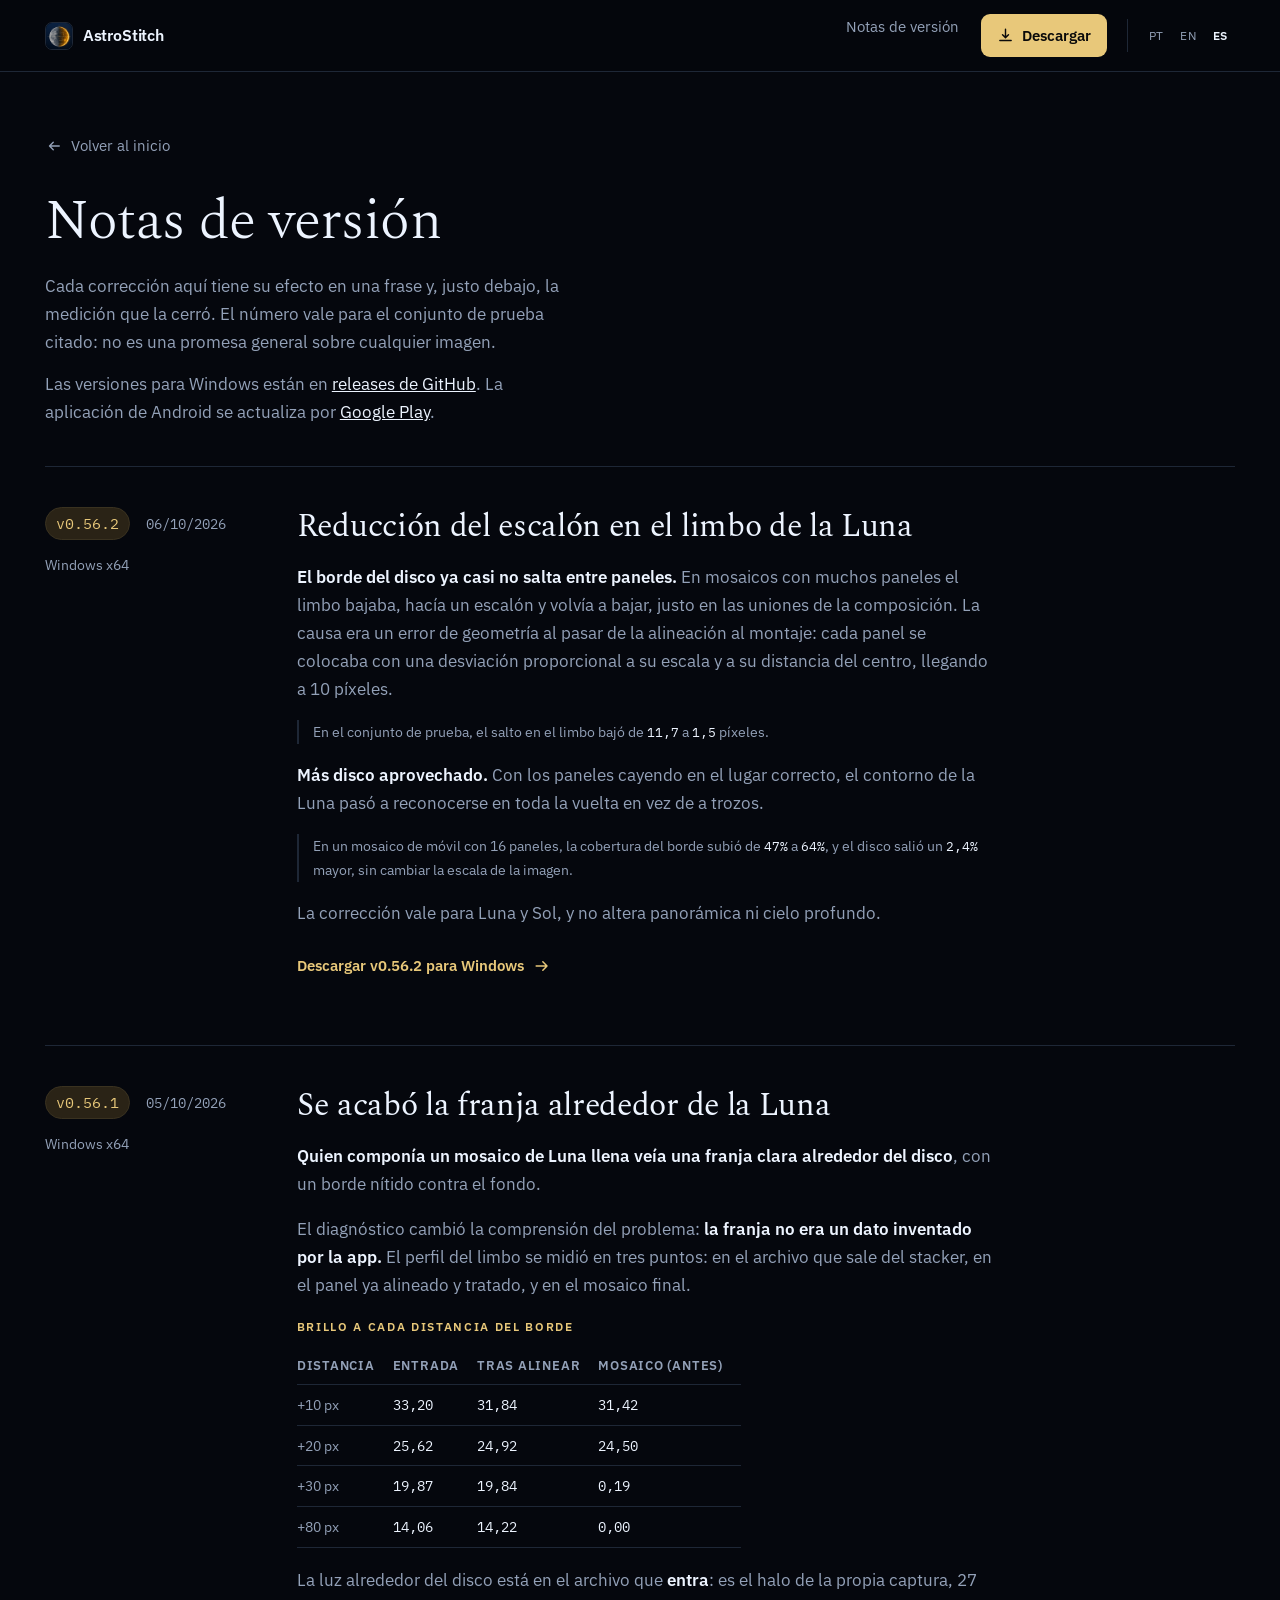
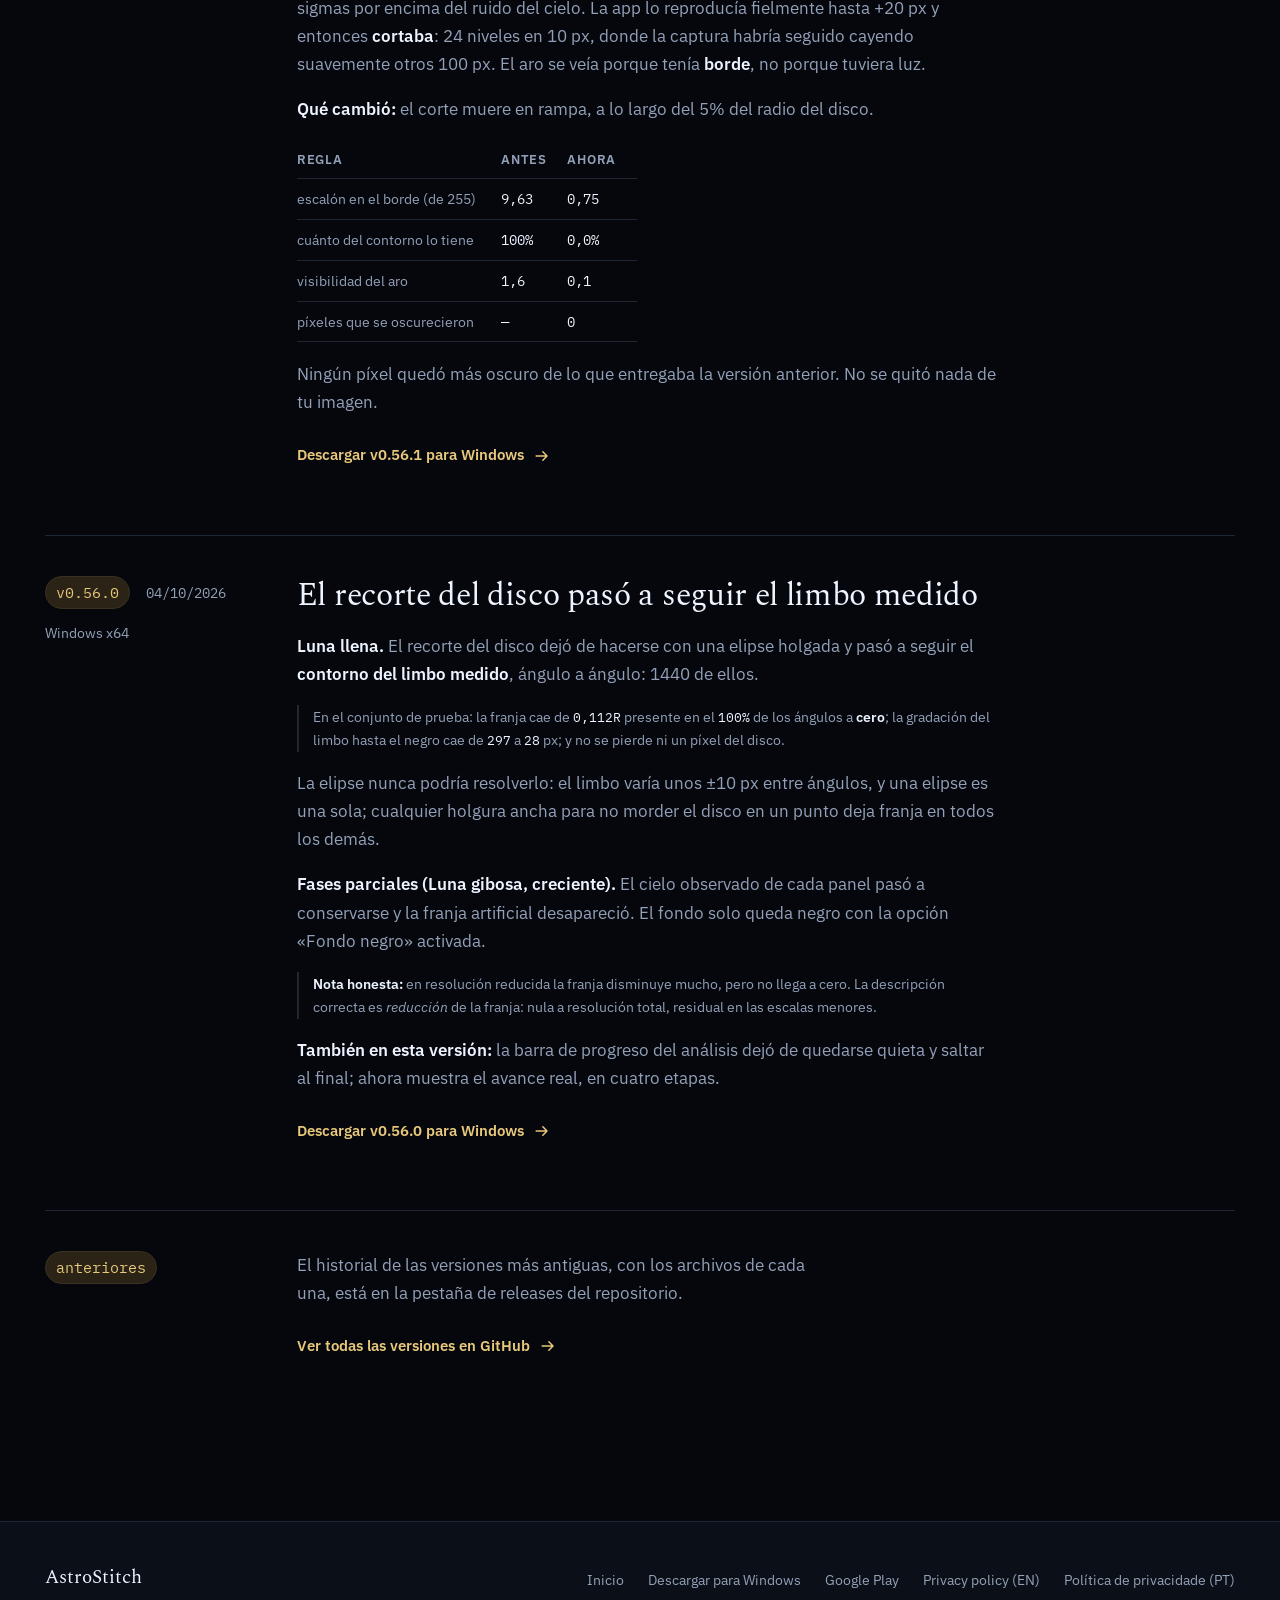
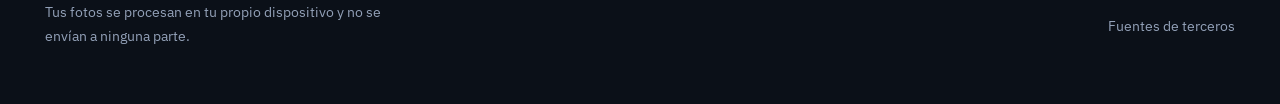
<file: es/releases.html>
<!doctype html>
<html lang="es">
<head>
<meta charset="utf-8">
<meta name="viewport" content="width=device-width, initial-scale=1">
<title>Notas de versión — AstroStitch</title>
<meta name="description" content="O que mudou em cada versão do AstroStitch, com a medição que fechou cada correção.">
<meta name="theme-color" content="#05070D">
<link rel="canonical" href="https://amaromiranda.github.io/astro-stitch-releases/es/releases.html">
<link rel="alternate" hreflang="pt-BR" href="https://amaromiranda.github.io/astro-stitch-releases/releases.html">
<link rel="alternate" hreflang="en" href="https://amaromiranda.github.io/astro-stitch-releases/en/releases.html">
<link rel="alternate" hreflang="es" href="https://amaromiranda.github.io/astro-stitch-releases/es/releases.html">
<link rel="alternate" hreflang="x-default" href="https://amaromiranda.github.io/astro-stitch-releases/releases.html">

<link rel="icon" href="../assets/icone-32.png" sizes="32x32" type="image/png">
<link rel="apple-touch-icon" href="../assets/icone-180.png">
<link rel="preconnect" href="https://fonts.googleapis.com">
<link rel="preconnect" href="https://fonts.gstatic.com" crossorigin>
<link rel="stylesheet" href="https://fonts.googleapis.com/css2?family=IBM+Plex+Mono:wght@400&family=IBM+Plex+Sans:wght@400;600&family=Spectral:wght@300;400&display=swap">
<link rel="stylesheet" href="../assets/site.css">
</head>
<body>

<a class="pular" href="#conteudo">Saltar al contenido</a>

<header class="topo">
  <div class="faixa">
    <a class="marca" href="./" aria-label="AstroStitch — inicio">
      <img class="marca-icone" src="../assets/icone-64.png" width="28" height="28"
           alt="" decoding="async">
      <span>AstroStitch</span>
    </a>
    <nav class="navegacao" aria-label="Principal">
      <a href="releases.html" aria-current="page">Notas de versión</a>
      <a class="nav-baixar" href="./#obter">
        <svg viewBox="0 0 24 24" aria-hidden="true" focusable="false">
          <path d="M12 3v12m0 0 4.2-4.2M12 15l-4.2-4.2M4 19h16"
                fill="none" stroke="currentColor" stroke-width="2"
                stroke-linecap="round" stroke-linejoin="round"/>
        </svg>
        <span class="nav-rotulo">Descargar</span>
      </a>
    </nav>
    <div class="idiomas" role="group" aria-label="Idioma / Language">
      <a href="../releases.html" hreflang="pt-BR" lang="pt-BR">PT</a>
      <a href="../en/releases.html" hreflang="en" lang="en">EN</a>
      <a href="releases.html" hreflang="es" lang="es" aria-current="true">ES</a>
    </div>
  </div>
</header>

<main id="conteudo">

  <div class="topo-pagina">
    <a class="voltar" href="./">
      <svg viewBox="0 0 24 24" aria-hidden="true" focusable="false">
        <path d="M19 12H6m0 0 5-5m-5 5 5 5" fill="none" stroke="currentColor"
              stroke-width="1.8" stroke-linecap="round" stroke-linejoin="round"/>
      </svg>
      Volver al inicio
    </a>
    <h1>Notas de versión</h1>
    <p class="linha-fina">
      Cada corrección aquí tiene su efecto en una frase y, justo debajo, la
      medición que la cerró. El número vale para el conjunto de prueba citado:
      no es una promesa general sobre cualquier imagen.
    </p>
    <p class="linha-fina">
      Las versiones para Windows están en
      <a href="https://github.com/AmaroMiranda/astro-stitch-releases/releases">releases de GitHub</a>.
      La aplicación de Android se actualiza por
      <a href="https://play.google.com/store/apps/details?id=com.astrostitch.app">Google Play</a>.
    </p>
  </div>

  <div class="lista-versoes">

    <!-- ============================================================ 0.56.2 -->
    <article class="versao" id="v0-56-2">
      <div class="versao-cabecalho">
        <div class="versao-meta">
          <span class="versao-tag">v0.56.2</span>
          <time class="versao-data" datetime="2026-10-06">06/10/2026</time>
        </div>
        <p class="versao-plataforma">Windows x64</p>
      </div>
      <div class="versao-corpo">
        <h2>Reducción del escalón en el limbo de la Luna</h2>

        <p><strong>El borde del disco ya casi no salta entre paneles.</strong>
          En mosaicos con muchos paneles el limbo bajaba, hacía un escalón y
          volvía a bajar, justo en las uniones de la composición. La causa era un
          error de geometría al pasar de la alineación al montaje: cada panel se
          colocaba con una desviación proporcional a su escala y a su distancia
          del centro, llegando a 10 píxeles.</p>
        <p class="medicao">En el conjunto de prueba, el salto en el limbo bajó de
          <span class="dado">11,7</span> a <span class="dado">1,5</span> píxeles.</p>

        <p><strong>Más disco aprovechado.</strong> Con los paneles cayendo en el
          lugar correcto, el contorno de la Luna pasó a reconocerse en toda la
          vuelta en vez de a trozos.</p>
        <p class="medicao">En un mosaico de móvil con 16 paneles, la cobertura
          del borde subió de <span class="dado">47%</span> a
          <span class="dado">64%</span>, y el disco salió un
          <span class="dado">2,4%</span> mayor, sin cambiar la escala de la
          imagen.</p>

        <p>La corrección vale para Luna y Sol, y no altera panorámica ni cielo
          profundo.</p>

        <p>
          <a class="baixar-versao" href="https://github.com/AmaroMiranda/astro-stitch-releases/releases/download/v0.56.2/AstroStitch-v0.56.2-windows-x64.zip" download>
            Descargar v0.56.2 para Windows
            <svg viewBox="0 0 24 24" aria-hidden="true" focusable="false">
              <path d="M5 12h13m0 0-5-5m5 5-5 5" fill="none" stroke="currentColor"
                    stroke-width="1.8" stroke-linecap="round" stroke-linejoin="round"/>
            </svg>
          </a>
        </p>
      </div>
    </article>

    <!-- ============================================================ 0.56.1 -->
    <article class="versao" id="v0-56-1">
      <div class="versao-cabecalho">
        <div class="versao-meta">
          <span class="versao-tag">v0.56.1</span>
          <time class="versao-data" datetime="2026-10-05">05/10/2026</time>
        </div>
        <p class="versao-plataforma">Windows x64</p>
      </div>
      <div class="versao-corpo">
        <h2>Se acabó la franja alrededor de la Luna</h2>

        <p><strong>Quien componía un mosaico de Luna llena veía una franja clara
          alrededor del disco</strong>, con un borde nítido contra el fondo.</p>

        <p>El diagnóstico cambió la comprensión del problema: <strong>la franja
          no era un dato inventado por la app.</strong> El perfil del limbo se
          midió en tres puntos: en el archivo que sale del stacker, en el panel ya
          alineado y tratado, y en el mosaico final.</p>

        <div class="tabela-envolve" role="region" tabindex="0"
             aria-label="Brillo a cada distancia del borde">
          <table>
            <caption class="rotulo">Brillo a cada distancia del borde</caption>
            <thead>
              <tr><th>distancia</th><th>entrada</th><th>tras alinear</th><th>mosaico (antes)</th></tr>
            </thead>
            <tbody>
              <tr><td>+10 px</td><td>33,20</td><td>31,84</td><td>31,42</td></tr>
              <tr><td>+20 px</td><td>25,62</td><td>24,92</td><td>24,50</td></tr>
              <tr><td>+30 px</td><td>19,87</td><td>19,84</td><td>0,19</td></tr>
              <tr><td>+80 px</td><td>14,06</td><td>14,22</td><td>0,00</td></tr>
            </tbody>
          </table>
        </div>

        <p>La luz alrededor del disco está en el archivo que <strong>entra</strong>:
          es el halo de la propia captura, 27 sigmas por encima del ruido del
          cielo. La app lo reproducía fielmente hasta +20 px y entonces
          <strong>cortaba</strong>: 24 niveles en 10 px, donde la captura habría
          seguido cayendo suavemente otros 100 px. El aro se veía porque tenía
          <strong>borde</strong>, no porque tuviera luz.</p>

        <p><strong>Qué cambió:</strong> el corte muere en rampa, a lo largo del 5%
          del radio del disco.</p>

        <div class="tabela-envolve" role="region" tabindex="0"
             aria-label="Reglas antes y después de la corrección">
          <table>
            <thead>
              <tr><th>regla</th><th>antes</th><th>ahora</th></tr>
            </thead>
            <tbody>
              <tr><td>escalón en el borde (de 255)</td><td>9,63</td><td>0,75</td></tr>
              <tr><td>cuánto del contorno lo tiene</td><td>100%</td><td>0,0%</td></tr>
              <tr><td>visibilidad del aro</td><td>1,6</td><td>0,1</td></tr>
              <tr><td>píxeles que se oscurecieron</td><td>—</td><td>0</td></tr>
            </tbody>
          </table>
        </div>

        <p>Ningún píxel quedó más oscuro de lo que entregaba la versión anterior.
          No se quitó nada de tu imagen.</p>

        <p>
          <a class="baixar-versao" href="https://github.com/AmaroMiranda/astro-stitch-releases/releases/download/v0.56.1/AstroStitch-v0.56.1-windows-x64.zip" download>
            Descargar v0.56.1 para Windows
            <svg viewBox="0 0 24 24" aria-hidden="true" focusable="false">
              <path d="M5 12h13m0 0-5-5m5 5-5 5" fill="none" stroke="currentColor"
                    stroke-width="1.8" stroke-linecap="round" stroke-linejoin="round"/>
            </svg>
          </a>
        </p>
      </div>
    </article>

    <!-- ============================================================ 0.56.0 -->
    <article class="versao" id="v0-56-0">
      <div class="versao-cabecalho">
        <div class="versao-meta">
          <span class="versao-tag">v0.56.0</span>
          <time class="versao-data" datetime="2026-10-04">04/10/2026</time>
        </div>
        <p class="versao-plataforma">Windows x64</p>
      </div>
      <div class="versao-corpo">
        <h2>El recorte del disco pasó a seguir el limbo medido</h2>

        <p><strong>Luna llena.</strong> El recorte del disco dejó de hacerse con
          una elipse holgada y pasó a seguir el <strong>contorno del limbo
          medido</strong>, ángulo a ángulo: 1440 de ellos.</p>
        <p class="medicao">En el conjunto de prueba: la franja cae de
          <span class="dado">0,112R</span> presente en el
          <span class="dado">100%</span> de los ángulos a <strong>cero</strong>;
          la gradación del limbo hasta el negro cae de <span class="dado">297</span>
          a <span class="dado">28</span> px; y no se pierde ni un píxel del
          disco.</p>

        <p>La elipse nunca podría resolverlo: el limbo varía unos ±10 px entre
          ángulos, y una elipse es una sola; cualquier holgura ancha para no morder
          el disco en un punto deja franja en todos los demás.</p>

        <p><strong>Fases parciales (Luna gibosa, creciente).</strong> El cielo
          observado de cada panel pasó a conservarse y la franja artificial
          desapareció. El fondo solo queda negro con la opción «Fondo negro»
          activada.</p>

        <p class="medicao"><strong>Nota honesta:</strong> en resolución reducida la
          franja disminuye mucho, pero no llega a cero. La descripción correcta es
          <em>reducción</em> de la franja: nula a resolución total, residual en las
          escalas menores.</p>

        <p><strong>También en esta versión:</strong> la barra de progreso del
          análisis dejó de quedarse quieta y saltar al final; ahora muestra el
          avance real, en cuatro etapas.</p>

        <p>
          <a class="baixar-versao" href="https://github.com/AmaroMiranda/astro-stitch-releases/releases/download/v0.56.0/AstroStitch-v0.56.0-windows-x64.zip" download>
            Descargar v0.56.0 para Windows
            <svg viewBox="0 0 24 24" aria-hidden="true" focusable="false">
              <path d="M5 12h13m0 0-5-5m5 5-5 5" fill="none" stroke="currentColor"
                    stroke-width="1.8" stroke-linecap="round" stroke-linejoin="round"/>
            </svg>
          </a>
        </p>
      </div>
    </article>

    <article class="versao">
      <div class="versao-cabecalho">
        <div class="versao-meta"><span class="versao-tag">anteriores</span></div>
      </div>
      <div class="versao-corpo">
        <p class="linha-fina">
          El historial de las versiones más antiguas, con los archivos de cada una,
          está en la pestaña de releases del repositorio.
        </p>
        <p>
          <a class="baixar-versao" href="https://github.com/AmaroMiranda/astro-stitch-releases/releases">
            Ver todas las versiones en GitHub
            <svg viewBox="0 0 24 24" aria-hidden="true" focusable="false">
              <path d="M5 12h13m0 0-5-5m5 5-5 5" fill="none" stroke="currentColor"
                    stroke-width="1.8" stroke-linecap="round" stroke-linejoin="round"/>
            </svg>
          </a>
        </p>
      </div>
    </article>

  </div>
</main>

<footer class="rodape">
  <div class="rodape-conteudo">
    <div class="rodape-marca">
      <p class="rodape-nome">AstroStitch</p>
      <p class="rodape-sub">
        Tus fotos se procesan en tu propio dispositivo y no se envían a ninguna
        parte.
      </p>
    </div>
    <nav class="rodape-links" aria-label="Pie de página">
      <a href="./">Inicio</a>
      <a href="https://github.com/AmaroMiranda/astro-stitch-releases/releases/download/v0.56.2/AstroStitch-v0.56.2-windows-x64.zip" download>Descargar para Windows</a>
      <a href="https://play.google.com/store/apps/details?id=com.astrostitch.app">Google Play</a>
      <a href="../privacy-policy.en.html">Privacy policy (EN)</a>
      <a href="../privacy-policy.html">Política de privacidade (PT)</a>
      <a href="../third-party-sources/">Fuentes de terceros</a>
    </nav>
  </div>
</footer>

</body>
</html>
</file>
<file: assets/site.css>
/* AstroStitch — site
 *
 * Identidade: fundo quase preto, superfícies pouco distintas, UM acento
 * dourado reservado à ação principal. Sem gradiente decorativo, sem estrelas
 * animadas, sem brilho atrás da Lua: a fotografia já traz complexidade
 * visual de sobra, e competir com ela é o erro clássico aqui.
 *
 * O fundo #05070D é o mesmo das páginas de política que já existem neste
 * domínio — o site tem de parecer uma coisa só.
 */

:root {
  color-scheme: dark;

  --fundo:        #05070D;
  --superficie:   #0B1018;
  --elevada:      #121925;
  --linha:        #1E2736;
  --texto:        #EDF4FF;
  --texto-suave:  #93A1B8;
  --acento:       #E8C87A;
  --acento-fraco: #2A2316;

  /* Spectral no titulo: serif desenhada para tela, com numerais de verdade e
     ar de publicacao cientifica. IBM Plex no resto — familia feita para
     comunicacao tecnica, e o mono dela carrega os numeros medidos, que sao a
     substancia deste site. As tres compartilham sobriedade; nenhuma delas
     disputa atencao com a fotografia. */
  --serif: "Spectral", ui-serif, Georgia, "Times New Roman", serif;
  --sans: "IBM Plex Sans", -apple-system, BlinkMacSystemFont, "Segoe UI",
          Roboto, Helvetica, Arial, sans-serif;
  --mono: "IBM Plex Mono", ui-monospace, SFMono-Regular, Menlo, Consolas,
          "Liberation Mono", monospace;

  --largura: 1440px;
  --gutter: clamp(24px, 3.5vw, 48px);
}

* { box-sizing: border-box; }

html { -webkit-text-size-adjust: 100%; }

body {
  margin: 0;
  background: var(--fundo);
  color: var(--texto);
  font-family: var(--sans);
  font-size: 17px;
  line-height: 1.65;
  -webkit-font-smoothing: antialiased;
}

img { max-width: 100%; height: auto; display: block; }

a { color: var(--texto); }

/* Foco VISÍVEL. Sobriedade não é motivo para esconder onde o teclado está. */
:focus-visible {
  outline: 2px solid var(--acento);
  outline-offset: 3px;
  border-radius: 4px;
}

.pular {
  position: absolute;
  left: -9999px;
  top: 0;
  background: var(--acento);
  color: #0A0A0A;
  padding: 10px 16px;
  font-weight: 600;
  z-index: 10;
}
.pular:focus { left: 8px; top: 8px; }

/* ----------------------------------------------------------------- topo */

.topo {
  position: sticky;
  top: 0;
  z-index: 5;
  background: color-mix(in srgb, var(--fundo) 88%, transparent);
  backdrop-filter: blur(10px);
  border-bottom: 1px solid var(--linha);
}

.faixa {
  max-width: var(--largura);
  margin: 0 auto;
  padding: 14px var(--gutter);
  display: flex;
  align-items: center;
  justify-content: space-between;
  gap: 16px;
}

.marca {
  display: inline-flex;
  align-items: center;
  gap: 10px;
  text-decoration: none;
  font-weight: 600;
  letter-spacing: -0.01em;
  font-size: 1.02rem;
}
/* Agora e o icone do app, nao um desenho meu: raio pequeno porque ele e um
   icone de aplicativo quadrado, e a borda o separa do fundo quase preto. */
.marca-icone {
  width: 28px;
  height: 28px;
  flex: none;
  border-radius: 7px;
  border: 1px solid var(--linha);
}

.navegacao { display: flex; gap: 22px; }
.navegacao a {
  color: var(--texto-suave);
  text-decoration: none;
  font-size: 0.95rem;
}
.navegacao a:hover { color: var(--texto); }

/* O topo e fixo, entao este botao e o unico download que acompanha a pessoa
   pagina abaixo. Era um link de texto igual aos outros e desaparecia. */
.navegacao .nav-baixar {
  color: #0A0A0A;
  background: var(--acento);
  padding: 9px 16px;
  border-radius: 9px;
  font-weight: 600;
  display: inline-flex;
  align-items: center;
  gap: 8px;
  transition: background-color .16s ease;
}
.navegacao .nav-baixar:hover { background: #F0D691; color: #0A0A0A; }
.navegacao .nav-baixar svg { width: 17px; height: 17px; flex: none; }
@media (max-width: 520px) {
  .navegacao { gap: 14px; }
  .navegacao .nav-baixar { padding: 8px 13px; }
  .navegacao .nav-baixar .nav-rotulo { display: none; }
}

/* ------------------------------------------------------------- idiomas
   Tres rotulos curtos, nao uma lista suspensa: com tres opcoes, o menu
   custa um clique a mais e nao economiza nada. O atual nao e link morto —
   continua clicavel — mas e o unico com cor de texto cheia. */

.faixa > .marca { margin-right: auto; }

.idiomas {
  display: flex;
  align-items: center;
  gap: 2px;
  margin-left: 4px;
  padding-left: 14px;
  border-left: 1px solid var(--linha);
}
.idiomas a {
  color: var(--texto-suave);
  text-decoration: none;
  font-size: 0.78rem;
  letter-spacing: 0.06em;
  padding: 6px 7px;
  border-radius: 6px;
}
.idiomas a:hover { color: var(--texto); background: var(--elevada); }
.idiomas a[aria-current] { color: var(--texto); font-weight: 600; }

/* MEDIDO em 390 px: a barra precisa de 418 px em ingles, 432 em portugues e
   437 em espanhol — e so tem 390. Por isso o nome escrito sai e fica o icone
   do app, que e reconhecivel sozinho; o link mantem o aria-label, entao
   leitor de tela nao perde nada. O link das notas ganha nowrap porque era
   ele que quebrava em duas linhas e esticava o cabecalho. */
@media (max-width: 560px) {
  .faixa { gap: 8px; }
  .marca span { display: none; }
  .navegacao a { white-space: nowrap; }
  .idiomas { padding-left: 8px; margin-left: 0; }
  .idiomas a { padding: 6px 4px; font-size: 0.74rem; }
}

/* ---------------------------------------------------------------- herói */

.heroi {
  max-width: var(--largura);
  margin: 0 auto;
  padding: 56px var(--gutter) 40px;
  display: grid;
  gap: 40px;
  align-items: center;
}

h1 {
  font-family: var(--serif);
  font-weight: 300;
  font-size: clamp(2.3rem, 5.4vw, 3.5rem);
  line-height: 1.14;
  letter-spacing: -0.012em;
  margin: 0 0 18px;
  text-wrap: balance;
}

.linha-fina {
  color: var(--texto-suave);
  max-width: 54ch;
  margin: 0 0 14px;
}

.acoes {
  display: flex;
  flex-wrap: wrap;
  gap: 12px;
  margin: 26px 0 16px;
}

/* O PREÇO VAI NO PRÓPRIO BOTÃO. "Disponível para Android" não comunica que
   é pago, e descobrir isso só na loja é uma surpresa que ninguém pediu. */
.botao {
  display: inline-flex;
  align-items: center;
  gap: 12px;
  padding: 16px 24px;
  border-radius: 12px;
  text-decoration: none;
  border: 1px solid transparent;
  transition: background-color .16s ease, border-color .16s ease,
              transform .16s ease;
  min-height: 48px;
}
.botao:hover { transform: translateY(-1px); }
.botao svg { width: 24px; height: 24px; flex: none; }
/* A marca do Google Play vai COLORIDA e com a proporcao dela (e mais alta que
   larga): e o unico elemento de outra marca na pagina, e reconhece-la de
   relance e exatamente o motivo de ela estar aqui. */
.marca-play { flex: none; width: auto; }
.botao .marca-play { height: 24px; }
.cartao-topo .marca-play { height: 32px; }
.botao-texto { display: flex; flex-direction: column; line-height: 1.25; }
.botao-texto strong { font-weight: 600; font-size: 1.05rem; }
.botao-texto small { font-size: 0.82rem; opacity: .75; }

.botao-primario {
  background: var(--acento);
  color: #0A0A0A;
}
.botao-primario:hover { background: #F0D691; }

.botao-secundario {
  background: var(--elevada);
  border-color: var(--linha);
  color: var(--texto);
}
.botao-secundario:hover { border-color: #2E3A4D; background: #16202E; }

.nota-versao { color: var(--texto-suave); font-size: 0.92rem; margin: 0; }
.nota-versao a { color: var(--acento); text-decoration-color: #6A5A33; }

.dado {
  font-family: var(--mono);
  font-size: 0.92em;
  font-variant-numeric: tabular-nums;
  color: var(--texto);
}

.heroi-figura { margin: 0; }
/* O ceu do mosaico e preto puro e o fundo do site quase preto: sem a
   moldura, a imagem deixava um retangulo meio-visivel. Com a linha, a
   borda vira enquadramento. */
.heroi-figura img,
.detalhe-figura img {
  border-radius: 14px;
  border: 1px solid var(--linha);
}
figcaption {
  color: var(--texto-suave);
  font-size: 0.88rem;
  line-height: 1.55;
  margin-top: 12px;
}

/* --------------------------------------------------------------- seções */

.secao {
  max-width: var(--largura);
  margin: 0 auto;
  padding: 64px var(--gutter);
  border-top: 1px solid var(--linha);
}

.secao-cabecalho { max-width: 62ch; margin-bottom: 34px; }

.rotulo {
  font-size: 0.74rem;
  letter-spacing: 0.14em;
  text-transform: uppercase;
  color: var(--acento);
  margin: 0 0 10px;
  font-weight: 600;
}

h2 {
  font-family: var(--serif);
  font-weight: 400;
  font-size: clamp(1.6rem, 3.3vw, 2.15rem);
  line-height: 1.22;
  letter-spacing: -0.01em;
  margin: 0 0 14px;
  text-wrap: balance;
}

h3 {
  font-size: 1.02rem;
  font-weight: 600;
  margin: 0 0 6px;
}

/* ------------------------------------------------------------- capturas */

.telas { display: grid; gap: 40px; }
.tela { margin: 0; }
.tela picture { display: block; max-width: 1306px; margin-inline: auto; }
.tela img {
  border-radius: 12px;
  border: 1px solid var(--linha);
  background: var(--superficie);
}
.tela figcaption { max-width: 62ch; }
.tela figcaption strong { color: var(--texto); font-weight: 600; }

/* -------------------------------------------------------------- detalhe */

.secao-detalhe { padding-top: 56px; padding-bottom: 56px; }
.detalhe-grade { display: grid; gap: 32px; align-items: center; }
.detalhe-figura { margin: 0; }
.detalhe-figura img { border-radius: 12px; }

/* ------------------------------------------------------------- download
   O download so existia no heroi e num link de rodape: quem rolava a pagina
   inteira chegava ao fim sem uma acao a vista. Esta secao e o destino do
   "Baixar" do topo. */

.secao-baixar { padding-bottom: 72px; scroll-margin-top: 76px; }

.cartoes-baixar { display: grid; gap: 20px; }

.cartao-baixar {
  display: flex;
  flex-direction: column;
  gap: 18px;
  padding: 28px;
  border: 1px solid var(--linha);
  border-radius: 16px;
  background: var(--superficie);
  text-decoration: none;
  color: var(--texto);
  transition: border-color .16s ease, background-color .16s ease,
              transform .16s ease;
}
.cartao-baixar:hover {
  border-color: #33415A;
  background: var(--elevada);
  transform: translateY(-2px);
}
/* O gratuito ganha a borda de acento: entre dois cartoes iguais, nada diz
   por onde comecar. */
.cartao-destaque { border-color: color-mix(in srgb, var(--acento) 42%, var(--linha)); }
.cartao-destaque:hover { border-color: var(--acento); }

.cartao-topo { display: flex; align-items: center; gap: 14px; }
.cartao-topo svg { width: 34px; height: 34px; flex: none; color: var(--acento); }
.cartao-plataforma {
  margin: 0;
  font-family: var(--serif);
  font-size: 1.45rem;
  line-height: 1.1;
}
.cartao-preco {
  margin: 2px 0 0;
  font-size: 0.86rem;
  color: var(--texto-suave);
}
.cartao-texto { margin: 0; color: var(--texto-suave); font-size: 0.95rem; }

.cartao-dados {
  list-style: none;
  margin: 0;
  padding: 16px 0 0;
  border-top: 1px solid var(--linha);
  display: grid;
  gap: 8px;
  font-size: 0.88rem;
}
.cartao-dados li { display: flex; justify-content: space-between; gap: 16px; }
.cartao-dados span:first-child { color: var(--texto-suave); }

.cartao-acao {
  margin-top: auto;
  display: inline-flex;
  align-items: center;
  justify-content: center;
  gap: 10px;
  min-height: 48px;
  padding: 13px 20px;
  border-radius: 11px;
  font-weight: 600;
  background: var(--elevada);
  border: 1px solid var(--linha);
}
.cartao-acao svg { width: 18px; height: 18px; flex: none; }
/* O selo da Google vai inteiro e sem recorte: a diretriz de marca dela pede
   que nao seja modificado, e o espaco livre ao redor ja vem no proprio PNG.
   Por isso este nao ganha fundo nem borda — so a altura. */
.cartao-acao-selo {
  background: none;
  border: none;
  padding: 0;
  min-height: 0;
  /* centralizado: encostado a esquerda, ao lado do botao dourado do cartao
     vizinho, o cartao Android parecia inacabado */
  justify-content: center;
}
.cartao-acao-selo img { height: 64px; width: auto; }
.cartao-baixar:hover .cartao-acao-selo { border-color: transparent; }
.cartao-destaque .cartao-acao {
  background: var(--acento);
  border-color: var(--acento);
  color: #0A0A0A;
}
.cartao-baixar:hover .cartao-acao { border-color: #3B4A64; }
.cartao-destaque:hover .cartao-acao { background: #F0D691; border-color: #F0D691; }

/* ----------------------------------------------------------------- apoio
   Uma caixa, nao uma faixa colorida: pedir apoio num site sobrio nao pode
   virar o elemento mais chamativo da pagina. O acento ja esta no botao. */

.secao-apoio { padding-top: 56px; padding-bottom: 80px; scroll-margin-top: 76px; }

.apoio-caixa {
  border: 1px solid var(--linha);
  border-radius: 18px;
  background: var(--superficie);
  padding: 40px;
  max-width: 760px;
}
.apoio-caixa h2 { margin-bottom: 18px; }
.apoio-caixa .linha-fina { margin: 0 0 14px; }
.apoio-caixa .linha-fina:last-of-type { margin-bottom: 26px; }
.botao-apoio { align-self: flex-start; }

@media (min-width: 900px) {
  .apoio-caixa { padding: 48px 52px; }
}

/* --------------------------------------------------------- lua mineral
   O par vive lado a lado desde cedo: separados por rolagem, o antes e o
   depois deixam de ser comparacao e viram duas fotos soltas. */

.par-mineral { display: grid; gap: 20px; grid-template-columns: 1fr 1fr; }
.lado-mineral { margin: 0; }
.lado-mineral img {
  border-radius: 12px;
  border: 1px solid var(--linha);
  width: 100%;
}
.lado-mineral figcaption { font-size: 0.86rem; }
.lado-mineral figcaption strong { color: var(--texto); font-weight: 600; }

.mineral-inteiro { margin: 44px 0 0; }
.mineral-inteiro img {
  border-radius: 14px;
  border: 1px solid var(--linha);
  margin-inline: auto;
}
.mineral-inteiro figcaption { max-width: 60ch; margin-inline: auto; text-align: center; }

@media (min-width: 900px) {
  .par-mineral { gap: 28px; }
}

/* ---------------------------------------------------------------- modos */

.modos {
  list-style: none;
  margin: 0;
  padding: 0;
  display: grid;
  gap: 26px 40px;
}
.modos li { max-width: 46ch; }
.modos p { color: var(--texto-suave); margin: 0; font-size: 0.95rem; }

/* -------------------------------------------------------------- versões */

.mudancas { list-style: none; margin: 0 0 26px; padding: 0; display: grid; gap: 22px; }
.mudancas li { max-width: 68ch; }
.mudancas p { margin: 0; }
.mudancas strong { font-weight: 600; }

/* A MEDIÇÃO FICA, numa segunda camada. "Precisão oito vezes maior"
   transformaria uma medida localizada numa promessa geral. */
.medicao {
  color: var(--texto-suave);
  font-size: 0.9rem;
  margin-top: 4px !important;
  padding-left: 14px;
  border-left: 2px solid var(--linha);
}

/* Esta medicao nao segue um paragrafo: ela fecha o par de imagens, e os 4px
   de .medicao a colariam na borda de baixo. O !important e para vencer o
   !important de la, nao por capricho. */
.medicao-solta {
  margin-top: 26px !important;
  max-width: 68ch;
}

.mais { margin: 0; }
.link-seta {
  display: inline-flex;
  align-items: center;
  gap: 8px;
  color: var(--acento);
  text-decoration: none;
  font-weight: 600;
  min-height: 44px;
}
.link-seta svg { width: 20px; height: 20px; }
.link-seta:hover { text-decoration: underline; text-underline-offset: 4px; }

/* --------------------------------------------------------------- rodapé */

.rodape {
  border-top: 1px solid var(--linha);
  background: var(--superficie);
  margin-top: 24px;
}
.rodape-conteudo {
  max-width: var(--largura);
  margin: 0 auto;
  padding: 40px var(--gutter) 56px;
  display: grid;
  gap: 28px;
}
.rodape-nome { font-family: var(--serif); font-size: 1.2rem; margin: 0 0 6px; }
.rodape-sub { color: var(--texto-suave); font-size: 0.9rem; margin: 0; max-width: 42ch; }
.rodape-links { display: flex; flex-wrap: wrap; gap: 10px 24px; }
.rodape-links a {
  color: var(--texto-suave);
  text-decoration: none;
  font-size: 0.9rem;
  padding: 6px 0;
}
.rodape-links a:hover { color: var(--texto); }

/* ------------------------------------------------------------ releases */

.topo-pagina {
  max-width: var(--largura);
  margin: 0 auto;
  padding: 52px var(--gutter) 26px;
}
.voltar {
  display: inline-flex;
  align-items: center;
  gap: 8px;
  color: var(--texto-suave);
  text-decoration: none;
  font-size: 0.92rem;
  margin-bottom: 22px;
  min-height: 44px;
}
.voltar:hover { color: var(--texto); }
.voltar svg { width: 18px; height: 18px; }

.lista-versoes {
  max-width: var(--largura);
  margin: 0 auto;
  padding: 0 var(--gutter) 72px;
}

.versao {
  border-top: 1px solid var(--linha);
  padding: 40px 0;
  display: grid;
  gap: 18px;
  /* Item de grid nasce com min-width:auto e NAO encolhe abaixo do conteudo —
     a tabela de medicoes empurrava a pagina inteira para o lado no celular,
     mesmo com overflow-x no envolucro dela. */
  min-width: 0;
}
.versao-corpo, .versao-cabecalho { min-width: 0; }

.versao-meta { display: flex; flex-wrap: wrap; align-items: baseline; gap: 10px 16px; }
.versao-tag {
  font-family: var(--mono);
  font-size: 0.95rem;
  color: var(--acento);
  background: var(--acento-fraco);
  border: 1px solid #3A3220;
  padding: 3px 10px;
  border-radius: 999px;
}
.versao-data { color: var(--texto-suave); font-size: 0.86rem; font-family: var(--mono); }
.versao-plataforma { color: var(--texto-suave); font-size: 0.86rem; }

.versao h2 { font-size: clamp(1.5rem, 3.4vw, 2rem); margin: 0; }
.versao-corpo { max-width: 70ch; }
.versao-corpo > p { color: var(--texto-suave); }
.versao-corpo strong { color: var(--texto); font-weight: 600; }

caption { text-align: left; }
.tabela-envolve { overflow-x: auto; margin: 18px 0; }
table {
  border-collapse: collapse;
  font-size: 0.9rem;
  min-width: 340px;
}
th, td {
  text-align: left;
  padding: 8px 18px 8px 0;
  border-bottom: 1px solid var(--linha);
  white-space: nowrap;
}
th { color: var(--texto-suave); font-weight: 600; font-size: 0.8rem;
     text-transform: uppercase; letter-spacing: 0.06em; }
td { font-family: var(--mono); font-variant-numeric: tabular-nums; }
td:first-child { font-family: var(--sans); color: var(--texto-suave); }

.baixar-versao {
  display: inline-flex;
  align-items: center;
  gap: 8px;
  color: var(--acento);
  text-decoration: none;
  font-size: 0.92rem;
  font-weight: 600;
  min-height: 44px;
}
.baixar-versao svg { width: 20px; height: 20px; flex: none; }
.baixar-versao:hover { text-decoration: underline; text-underline-offset: 4px; }

/* ------------------------------------------------------------ respiros */

@media (min-width: 900px) {
  .heroi {
    grid-template-columns: 1.05fr 1fr;
    gap: 40px;
    padding-top: 84px;
    padding-bottom: 72px;
  }
  .telas { grid-template-columns: 1fr; gap: 56px; }
  .detalhe-grade { grid-template-columns: 1fr 1fr; gap: 48px; }
  .modos { grid-template-columns: repeat(2, 1fr); }
  .rodape-conteudo {
    grid-template-columns: 1fr auto;
    align-items: start;
    gap: 48px;
  }
  /* 460 px cabia tres dos quatro links e jogava o ultimo sozinho para a
     linha de baixo; com a casca mais larga ha espaco para a linha inteira. */
  .rodape-links { justify-content: flex-end; max-width: 700px; }
  .cartoes-baixar { grid-template-columns: 1fr 1fr; gap: 24px; }
  .versao { grid-template-columns: 220px 1fr; gap: 32px; }
  .versao-cabecalho { grid-column: 1; }
  .versao-corpo { grid-column: 2; }
}

/* Num monitor de 1920 a pagina ficava num poste de 1120 px com 400 px mortos
   de cada lado. Aqui a largura vira layout, nao so margem maior: a legenda sai
   de baixo da captura e vai para o lado dela, e os quatro modos entram numa
   linha so. A captura CONTINUA grande — ela e a interface do app, com texto
   pequeno, e encolher para caber duas lado a lado a tornaria ilegivel. */
@media (min-width: 1240px) {
  .heroi { gap: 72px; }
  .modos { grid-template-columns: repeat(4, 1fr); }
  .detalhe-grade { grid-template-columns: 1.25fr 1fr; gap: 64px; }
  .telas { gap: 64px; }
}

@media (prefers-reduced-motion: reduce) {
  * { animation: none !important; transition: none !important; }
  .botao:hover { transform: none; }
}
</file>
